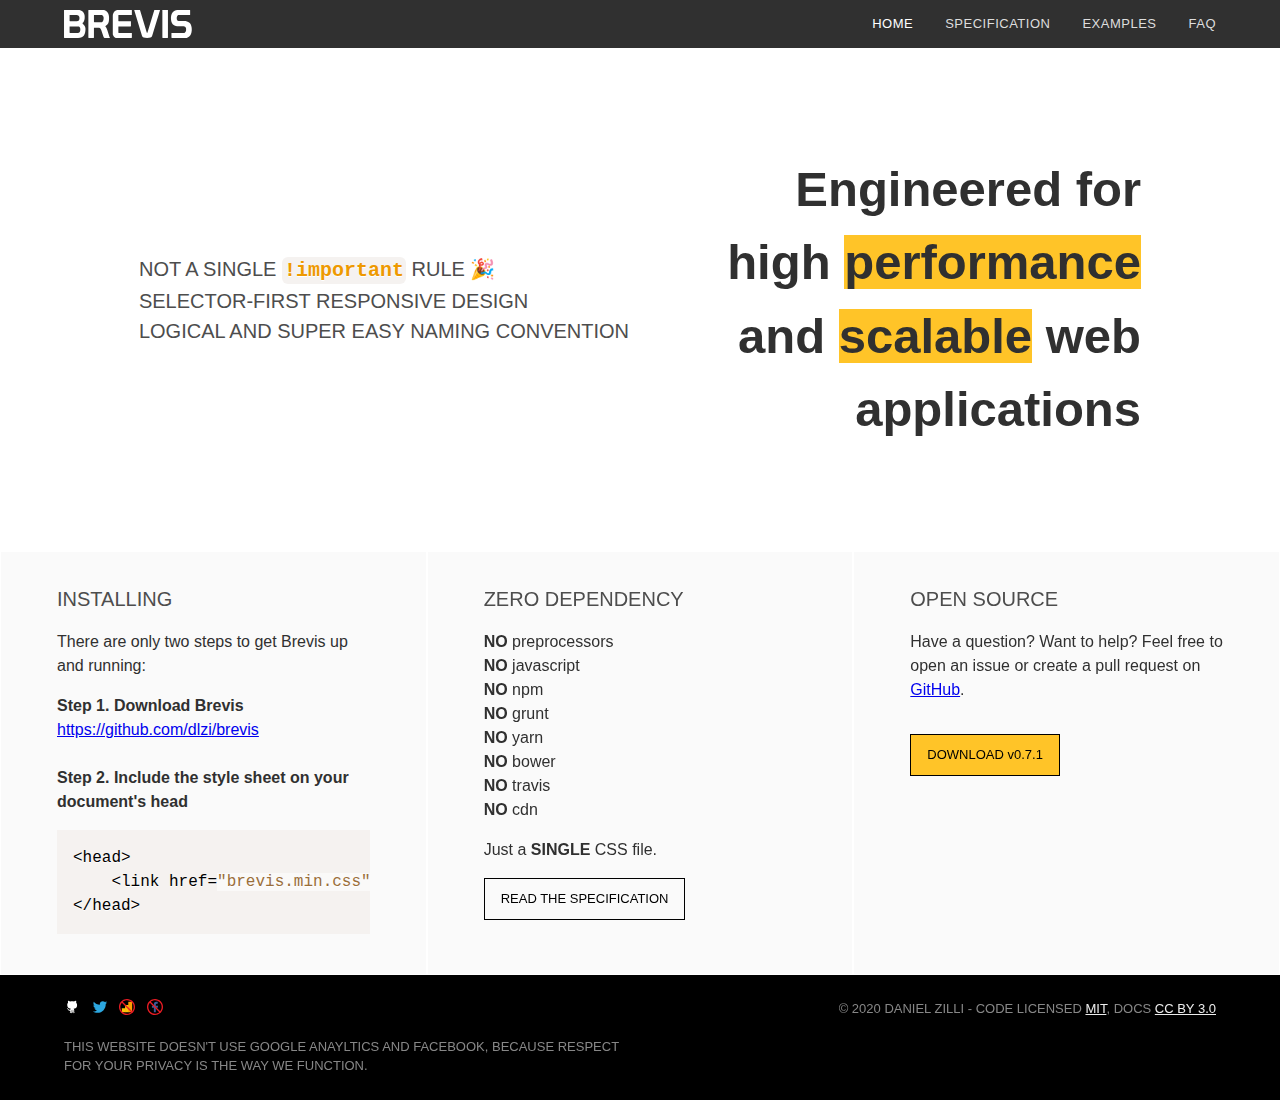
<file: docs/index.html>
<!DOCTYPE html>
<html>
	<head>
		<meta charset="utf-8">
		<title>Brevis | CSS toolkit for scale</title>
		<meta name="description" content="Brevis is a CSS toolkit engineered for high performance and scalable web applications.">
		<meta name="viewport" content="width=device-width, initial-scale=1">
		<meta name="author" content="Daniel Zilli">

		<link rel="apple-touch-icon" type="image/png" sizes="180x180" href="apple-touch-icon.png">
		<link rel="icon" type="image/png" sizes="192x192" href="favicon.png">
		<link rel="icon" type="image/x-icon" href="favicon.ico">

		<link rel="stylesheet" href="css/brevis.min.css">
		<link rel="stylesheet" href="css/custom.css">
	</head>

	<body class="ftfam--sssrf c--gy8 m--0 lnh--3 ofx--hid">

		<!-- NAVIGATION -->
		<header class="bgc--gy8 py--1 mb--8">
			<div class="maw--90p mx--a px--2">
				<nav class="d--fx jct--spbtw anis--ctr fxdn--col-m mih--4">
					<a href="index.html" class="my--1-m"><img class="w--6 vlan--mid" src="img/brevis-white.svg" alt="Brevis logo"></a>
					<ul class="d--iefx lsst--n fts--2 lnh--2 lrsp--2 ftwt--1 txttm--uc c--gy3 m--0 pl--0-m d--blk-m txtan--ctr-m">
						<li class="mr--4 mr--0-m"><a class="c--wh1 txtdec--n" href="index.html">Home</a></li>
						<li class="mr--4 mr--0-m"><a class="c--i chvr--wh1 txtdec--n" href="specification.html">Specification</a></li>
						<li class="mr--4 mr--0-m"><a class="c--i chvr--wh1 txtdec--n" href="examples.html">Examples</a></li>
						<li class="txtan--ctr-m"><a class="c--i chvr--wh1 txtdec--n" href="faq.html">FAQ</a></li>
					</ul>
				</nav>
			</div>
		</header>

		<!-- HERO -->
		<section class="maw--90p mx--a px--2 mih--7 mb--8">
			<div class="d--fx anis--ctr jct--ctr fxdn--col-m">
				<ul class="fts--4 lnh--4 fts--3-m lnh--3-m txtan--ctr-m txttm--uc ftst--ic ftst--nl c--gy7 p--0 lsst--n ftwt--5">
					<li>NOT a single <code class="language-css txttm--lc">!important</code> rule 🎉</li>
					<li>Selector-first responsive design</li>
					<li>Logical and super easy naming convention</li>
				</ul>

				<h2 class="txtan--r txtan--ctr-m lnh--8 fts--8 fts--6-m lnh--6-m maw--8">Engineered for <br> high <span class="bgc--yl1">performance</span> and <span class="bgc--yl1">scalable</span> web applications</h2>
			</div>
		</section>

		<!-- PANELS -->
		<section class="d--fx fxwp--wp">
			<div class="px--7 py--4 bgc--gy1 w--33p w--50p-m w--100p-s bxs--brbx brw--1 brst--sol brc--wh1">
				<span class="fts--4 lnh--4 txttm--uc c--gy7">Installing</span>
				<p>There are only two steps to get Brevis up and running:</p>
				<b>Step 1. Download Brevis</b> <br>
				<a href="https://github.com/dlzi/brevis">https://github.com/dlzi/brevis</a> <br> <br>
				<b>Step 2. Include the style sheet on your document's head</b></p>
				<pre class="of--a">
<code class="language-css">&lt;head&gt;
	&lt;link href="brevis.min.css" rel="stylesheet"&gt;
&lt;/head&gt;</code></pre>
			</div>

			<div class="px--7 py--4 bgc--gy1 w--33p w--50p-m w--100p-s px--2 bxs--brbx brw--1 brst--sol brc--wh1">
				<span class="fts--4 lnh--4 txttm--uc c--gy7">Zero Dependency</span>
				<p>
					<b>NO</b> preprocessors <br> 
					<b>NO</b> javascript <br> 
					<b>NO</b> npm <br>
					<b>NO</b> grunt <br>
					<b>NO</b> yarn <br>
					<b>NO</b> bower <br>
					<b>NO</b> travis <br>
					<b>NO</b> cdn</p>
				
				<p>Just a <b>SINGLE</b> CSS file.</p>

				<a href="specification.html" class="brw--1 brst--sol bgc--tp c--bk1 chvr--wh1 bgchvr--bk1 d--ieblk py--1 px--2 txttm--uc fts--2 txtdec--n">Read the Specification</a>
			</div>

			<div class="px--7 py--4 bgc--gy1 w--33p w--100p-m w--100p-s px--2 bxs--brbx brw--1 brst--sol brc--wh1">
				<span class="fts--4 lnh--4 txttm--uc c--gy7">Open Source</span>
				<p class="mb--4">
					Have a question? Want to help? Feel free to open an issue or create a pull request on <a href="https://github.com/dlzi/brevis">GitHub</a>.
				</p>

				<a href="https://github.com/dlzi/brevis/archive/0.7.1.zip" class="brw--1 brst--sol bgc--yl1 c--bk1 chvr--wh1 bgchvr--bk1 d--ieblk py--1 px--2 fts--2 txtdec--n">DOWNLOAD v0.7.1</a>
			</div>
		</section>
	
		<footer class="bgc--bk1 py--3 c--gy5 txttm--uc fts--2 lnh--2">
			<div class="maw--90p mx--a px--2">
				<div class="d--fx fxwp--wp">
					<div class="w--50p w--80p-m mx--a-m">
						<ul class="mb--2 mt--0 p--0 txtan--ctr-m">
							<li class="d--ieblk mr--1"><a class="c--i chvr--wh1 txtdec--n" target="_blank" rel="noopener" href="https://github.com/dlzi/brevis"><img class="h--3" src="img/github.svg"></a></li>
							<li class="d--ieblk mr--1"><a class="c--i chvr--wh1 txtdec--n" target="_blank" rel="noopener" href="https://twitter.com/getbrevis"><img class="h--3" src="img/twitter.svg"></a></li>
							<li class="d--ieblk mr--1"><img class="h--3" src="img/analytics.svg"></li>
							<li class="d--ieblk"><img class="h--3" src="img/facebook.svg"></li>
						</ul>
						<p class="m--0 mb--2-m txtan--ctr-m">This website doesn't use Google Anayltics and Facebook, because respect for your privacy is the way we function.</p>
					</div>

					<div class="w--50p w--80p-m mx--a-m txtan--r txtan--ctr-m">
						<p class="mt--0">&copy; 2020 Daniel Zilli - Code Licensed <a class="c--gy2" href="https://github.com/dlzi/brevis/blob/master/LICENSE" target="_blank" rel="license noopener">MIT</a>, Docs <a class="c--gy2" href="https://creativecommons.org/licenses/by/3.0/" target="_blank" rel="license noopener">CC BY 3.0</p></a>
					</div>
				</div>
			</div>
		</footer>
		<script src="js/prism.js"></script>
	</body>
</html>
</file>
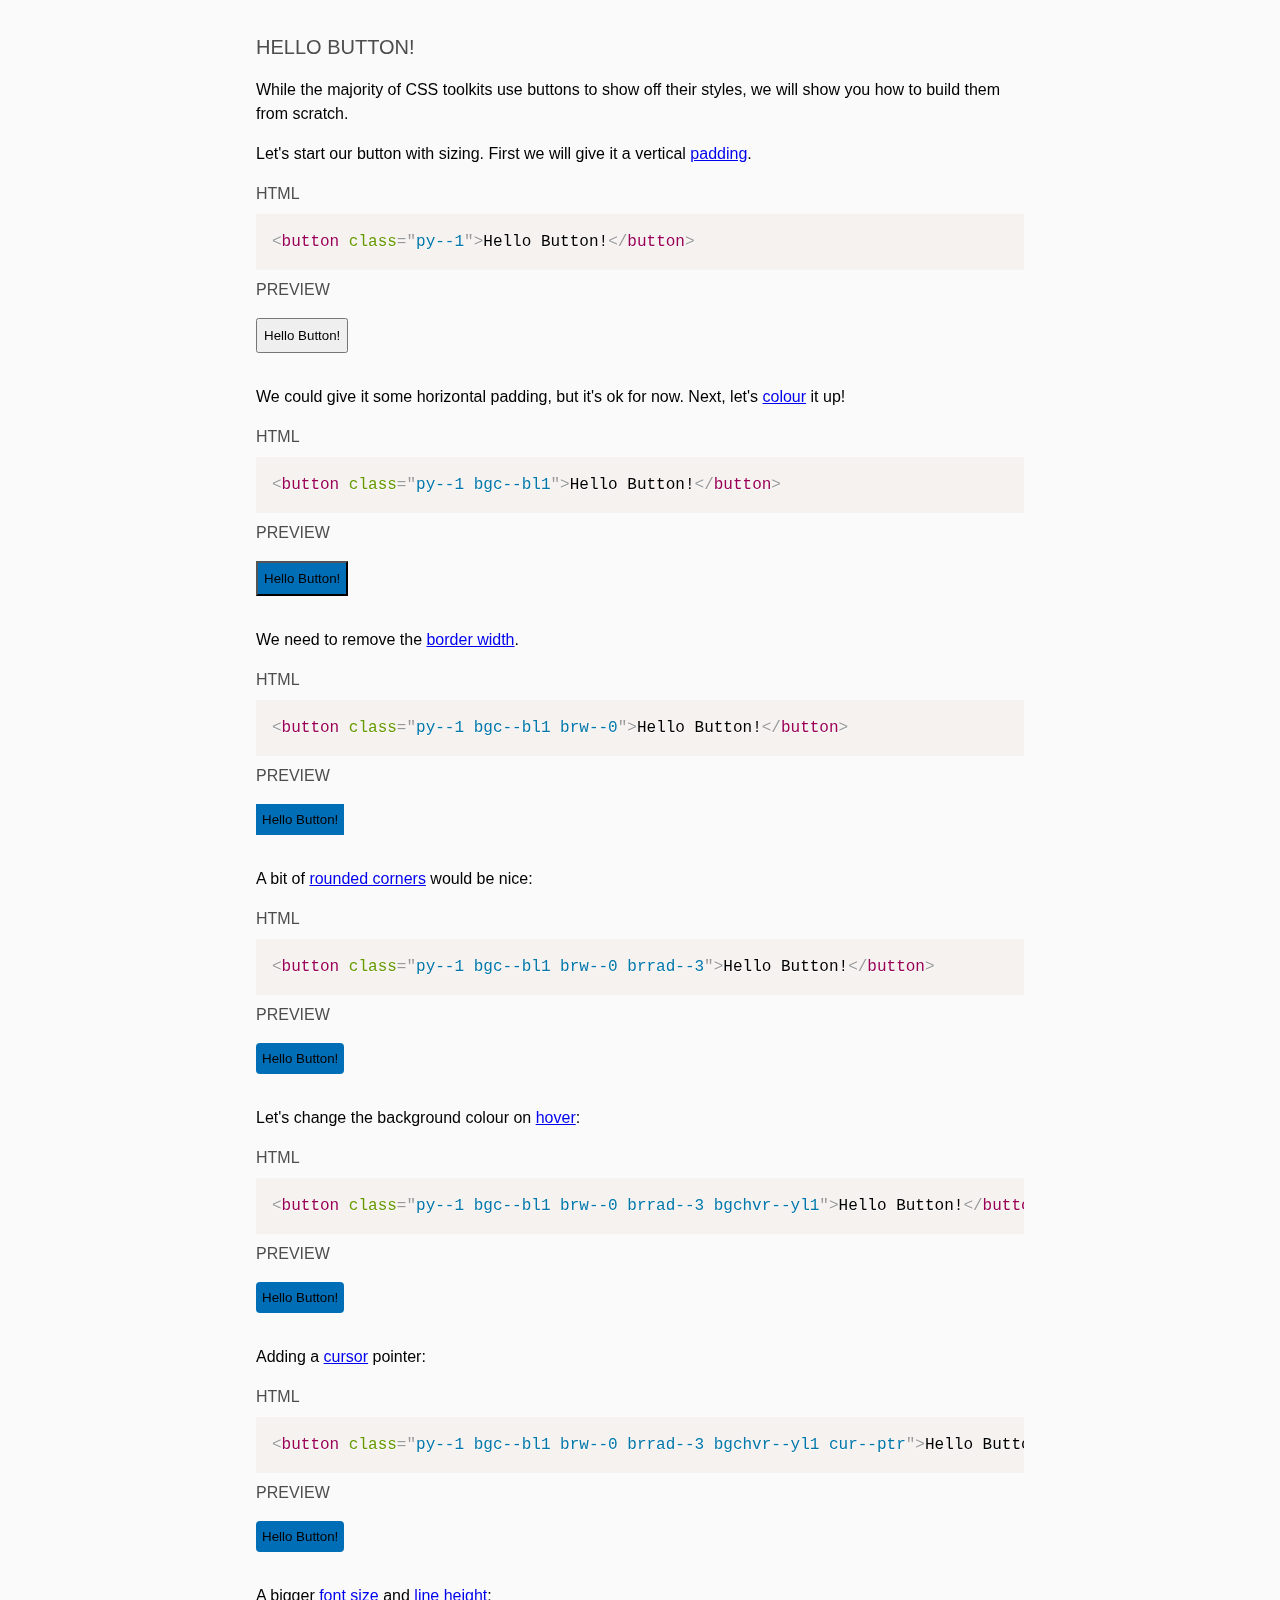
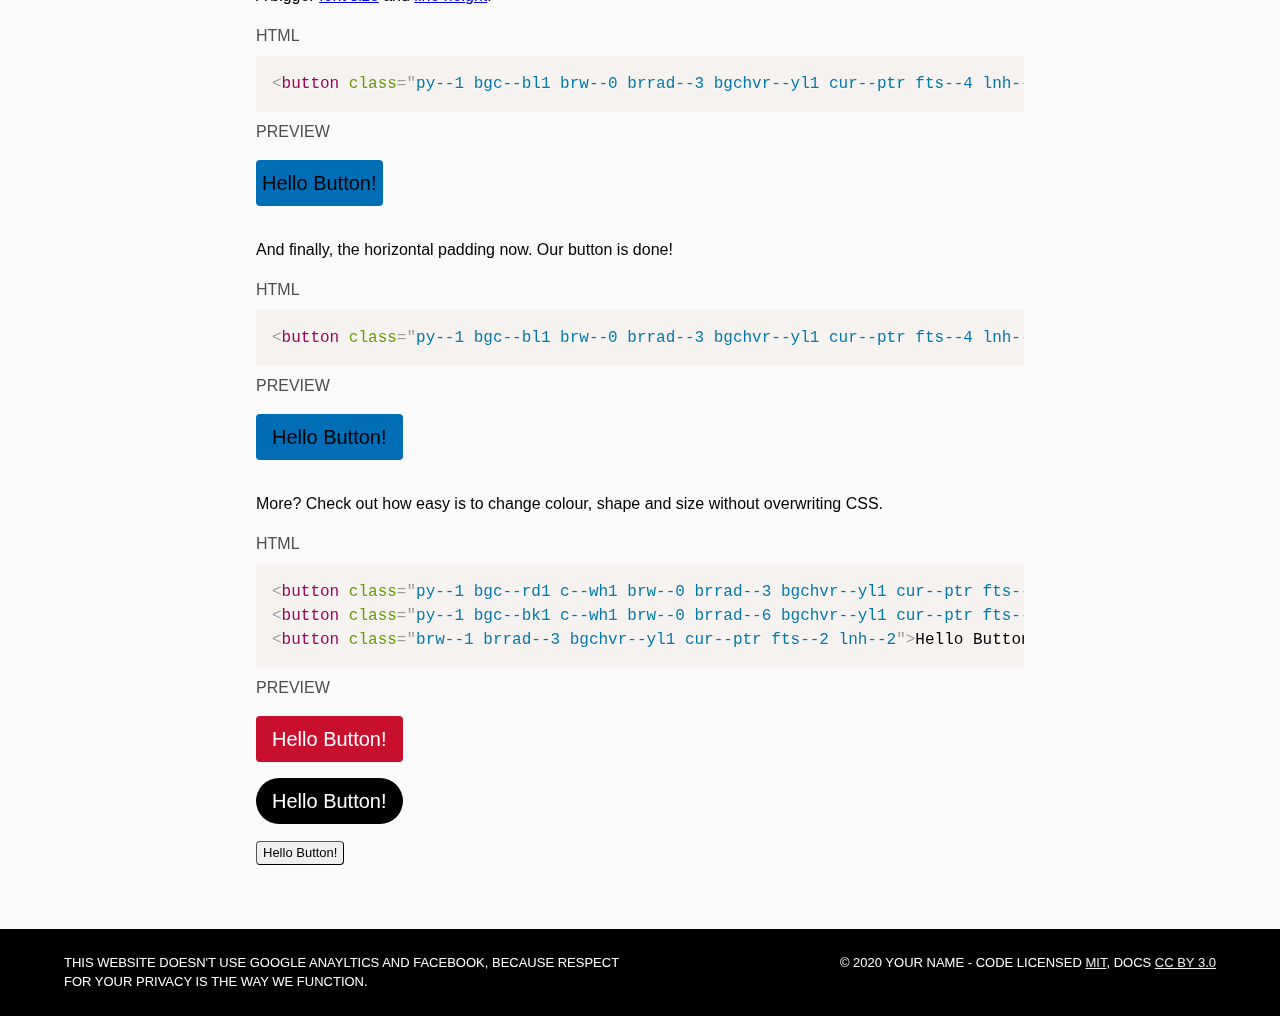
<file: docs/examples/hello_button/index.html>
<!DOCTYPE html>
<html>
	<head>
		<meta charset="utf-8">
		<title>Hello Button! | Brevis Examples</title>
		<meta name="description" content="Learn how to build buttons using Brevis CSS.">
		<meta name="viewport" content="width=device-width, initial-scale=1">
		<link rel="stylesheet" href="../../css/brevis.min.css">
		<link rel="stylesheet" href="../../css/custom.css">
	</head>

	
	<body class="m--0 ftfam--sssrf lnh--3">
		<main class="bgc--gy1 py--4">
			<div class="w--60p px--2 mx--a">
				<h1 class="fts--4 lnh--4 txttm--uc c--gy7 ftwt--4 mt--0 mb--2">Hello Button!</h1>

				<p>While the majority of CSS toolkits use buttons to show off their styles, we will show you how to build them from scratch.</p>

				<p>Let's start our button with sizing. First we will give it a vertical <a href=https://dlzi.github.io/brevis/documentation.html#padding">padding</a>.</p>
				<span class="txttm--uc c--gy7">HTML</span>
				<pre><code class="language-markup">&lt;button class=&quot;py--1&quot;&gt;Hello Button!&lt;/button&gt;</code></pre>

				<span class="txttm--uc c--gy7">Preview</span>
				<p class="mb--4"><button class="py--1">Hello Button!</button></p>

				<p>We could give it some horizontal padding, but it's ok for now. Next, let's <a href=https://dlzi.github.io/brevis/documentation.html#color">colour</a> it up!</p>

				<span class="txttm--uc c--gy7">HTML</span>
				<pre><code class="language-markup">&lt;button class=&quot;py--1 bgc--bl1&quot;&gt;Hello Button!&lt;/button&gt;</code></pre>

				<span class="txttm--uc c--gy7">Preview</span>
				<p class="mb--4"><button class="py--1 bgc--bl1">Hello Button!</button></p>

				<p>We need to remove the <a href=https://dlzi.github.io/brevis/documentation.html#border-width">border width</a>.</p>

				<span class="txttm--uc c--gy7">HTML</span>
				<pre><code class="language-markup">&lt;button class=&quot;py--1 bgc--bl1 brw--0&quot;&gt;Hello Button!&lt;/button&gt;</code></pre>

				<span class="txttm--uc c--gy7">Preview</span>
				<p class="mb--4"><button class="py--1 bgc--bl1 brw--0">Hello Button!</button></p>

				<p>A bit of <a href=https://dlzi.github.io/brevis/documentation.html#border-radius">rounded corners</a> would be nice:</p>

				<span class="txttm--uc c--gy7">HTML</span>
				<pre><code class="language-markup">&lt;button class=&quot;py--1 bgc--bl1 brw--0 brrad--3&quot;&gt;Hello Button!&lt;/button&gt;</code></pre>

				<span class="txttm--uc c--gy7">Preview</span>
				<p class="mb--4"><button class="py--1 bgc--bl1 brw--0 brrad--3">Hello Button!</button></p>

				<p>Let's change the background colour on <a href=https://dlzi.github.io/brevis/documentation.html#background-color">hover</a>:</p>

				<span class="txttm--uc c--gy7">HTML</span>
				<pre><code class="language-markup">&lt;button class=&quot;py--1 bgc--bl1 brw--0 brrad--3 bgchvr--yl1&quot;&gt;Hello Button!&lt;/button&gt;</code></pre>

				<span class="txttm--uc c--gy7">Preview</span>
				<p class="mb--4"><button class="py--1 bgc--bl1 brw--0 brrad--3 bgchvr--yl1">Hello Button!</button></p>

				<p>Adding a <a href=https://dlzi.github.io/brevis/documentation.html#cursor">cursor</a> pointer:</p>

				<span class="txttm--uc c--gy7">HTML</span>
				<pre><code class="language-markup">&lt;button class=&quot;py--1 bgc--bl1 brw--0 brrad--3 bgchvr--yl1 cur--ptr&quot;&gt;Hello Button!&lt;/button&gt;</code></pre>

				<span class="txttm--uc c--gy7">Preview</span>
				<p class="mb--4"><button class="py--1 bgc--bl1 brw--0 brrad--3 bgchvr--yl1 cur--ptr">Hello Button!</button></p>


				<p>A bigger <a href=https://dlzi.github.io/brevis/documentation.html#font-size">font size</a> and <a href=https://dlzi.github.io/brevis/documentation.html#line-height">line height</a>:</p>

				<span class="txttm--uc c--gy7">HTML</span>
				<pre><code class="language-markup">&lt;button class=&quot;py--1 bgc--bl1 brw--0 brrad--3 bgchvr--yl1 cur--ptr fts--4 lnh--4&quot;&gt;Hello Button!&lt;/button&gt;</code></pre>

				<span class="txttm--uc c--gy7">Preview</span>
				<p class="mb--4"><button class="py--1 bgc--bl1 brw--0 brrad--3 bgchvr--yl1 cur--ptr fts--4 lnh--4">Hello Button!</button></p>

				<p>And finally, the horizontal padding now. Our button is done!</p>

				<span class="txttm--uc c--gy7">HTML</span>
				<pre><code class="language-markup">&lt;button class=&quot;py--1 bgc--bl1 brw--0 brrad--3 bgchvr--yl1 cur--ptr fts--4 lnh--4 px--2&quot;&gt;Hello Button!&lt;/button&gt;</code></pre>

				<span class="txttm--uc c--gy7">Preview</span>
				<p class="mb--4"><button class="py--1 bgc--bl1 brw--0 brrad--3 bgchvr--yl1 cur--ptr fts--4 lnh--4 px--2">Hello Button!</button></p>


				<p>More? Check out how easy is to change colour, shape and size without overwriting CSS.</p>
				<span class="txttm--uc c--gy7">HTML</span>
				<pre><code class="language-markup">&lt;button class=&quot;py--1 bgc--rd1 c--wh1 brw--0 brrad--3 bgchvr--yl1 cur--ptr fts--4 lnh--4 px--2&quot;&gt;Hello Button!&lt;/button&gt;
&lt;button class=&quot;py--1 bgc--bk1 c--wh1 brw--0 brrad--6 bgchvr--yl1 cur--ptr fts--4 lnh--4 px--2&quot;&gt;Hello Button!&lt;/button&gt;
&lt;button class=&quot;brw--1 brrad--3 bgchvr--yl1 cur--ptr fts--2 lnh--2&quot;&gt;Hello Button!&lt;/button&gt;</code></pre>

				<span class="txttm--uc c--gy7">Preview</span>
				<p><button class="py--1 bgc--rd1 c--wh1 brw--0 brrad--3 bgchvr--yl1 cur--ptr fts--4 lnh--4 px--2">Hello Button!</button> </p>

				<p><button class="py--1 bgc--bk1 c--wh1 brw--0 brrad--6 bgchvr--yl1 cur--ptr fts--4 lnh--4 px--2">Hello Button!</button></p>

				<p class="mb--4"><button class="brw--1 brrad--3 bgchvr--yl1 cur--ptr fts--2 lnh--2">Hello Button!</button></p>
			</div>
		</main>

		<footer class="bgc--bk1 py--3 lnh--2 c--wh1 txttm--uc fts--2">
			<div class="maw--90p mx--a px--2">
				<div class="d--fx fxwp--wp">
					<div class="w--50p w--80p-m mx--a-m">
						<p class="m--0 mb--2-m txtan--ctr-m">This website doesn't use Google Anayltics and Facebook, because respect for your privacy is the way we function.</p>
					</div>

					<div class="w--50p w--80p-m mx--a-m">
						<p class="mt--0 txtan--r txtan--ctr-m">&copy; 2020 Your Name - Code Licensed <a class="c--gy2" href="#" target="_blank" rel="license noopener">MIT</a>, Docs <a class="c--gy2" href="#" target="_blank" rel="license noopener">CC BY 3.0</p></a>
					</div>
				</div>
			</div>
		</footer>
		<script src="../../js/prism.js"></script>
	</body>
</html>
</file>
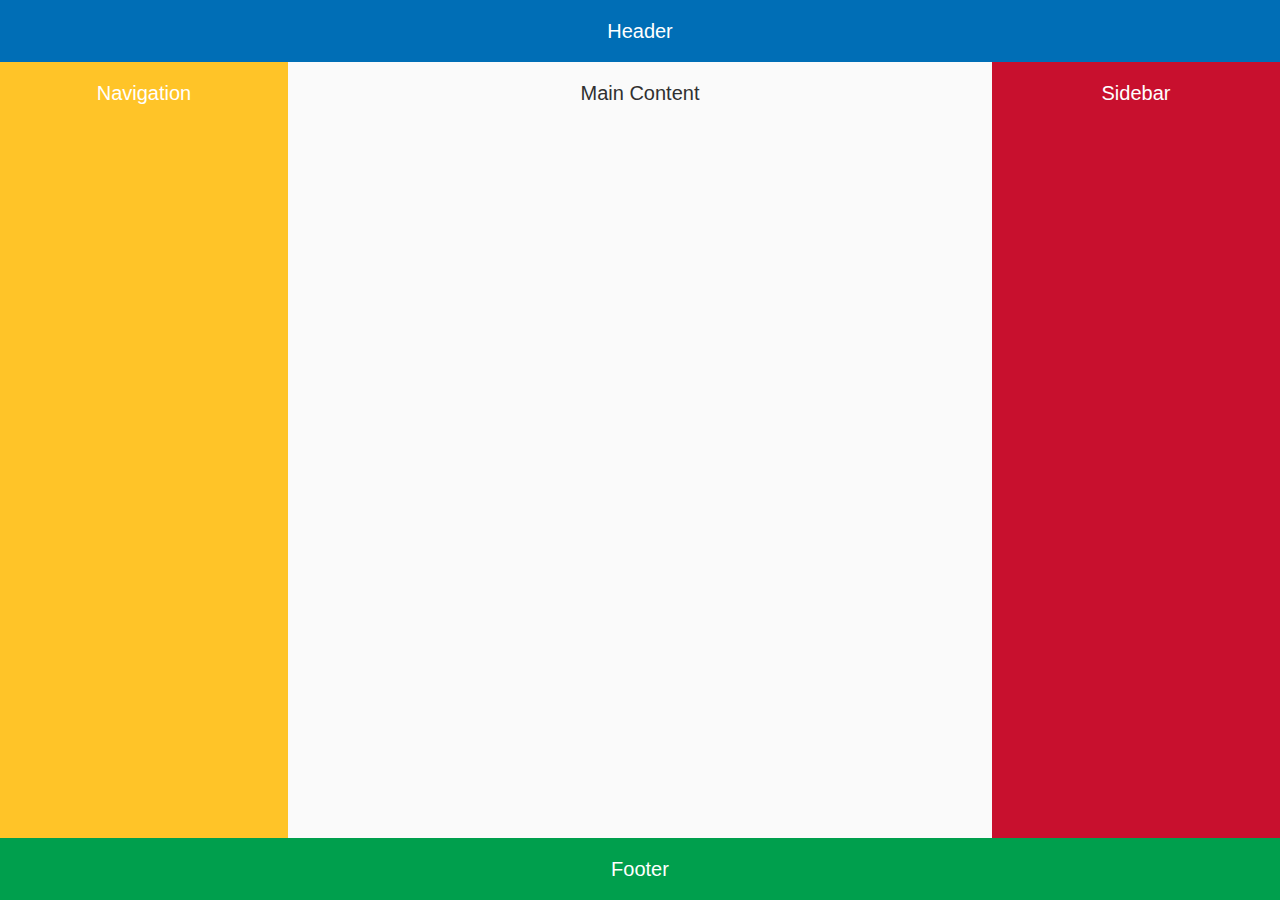
<file: docs/examples/holy_grail/index.html>
<!DOCTYPE html>
<html lang="en">
	<head>
		<meta charset="utf-8">
		<title>Holy Grail template | Brevis Example</title>
		<meta name="description" content="A good description goes here.">
		<meta name="viewport" content="width=device-width, initial-scale=1">
		
		<link rel="stylesheet" href="../../css/brevis.min.css">
	</head>
	
	<body class="mih--100vh d--fx fx--a fxdn--col m--0 p--0 ftfam--sssrf txtan--ctr c--wh1 lnh--4 fts--4">
		<header class="p--2 bgc--bl1">Header</header>

		<div class="d--fx fx--a fxdn--rw fxdn--col-m">
			<main class="or--2 or--0-m fx--a p--2 bgc--gy1 c--gy8">Main Content</main>
			<nav class="or--1 fxbs--7 fxbs--0-m p--2 bgc--yl1">Navigation</nav>
			<aside class="or--3 fxbs--7 fxbs--0-m p--2 bgc--rd1">Sidebar</aside>
		</div>

		<footer class="p--2 bgc--gn1">Footer</footer>
	</body>
</html>
</file>
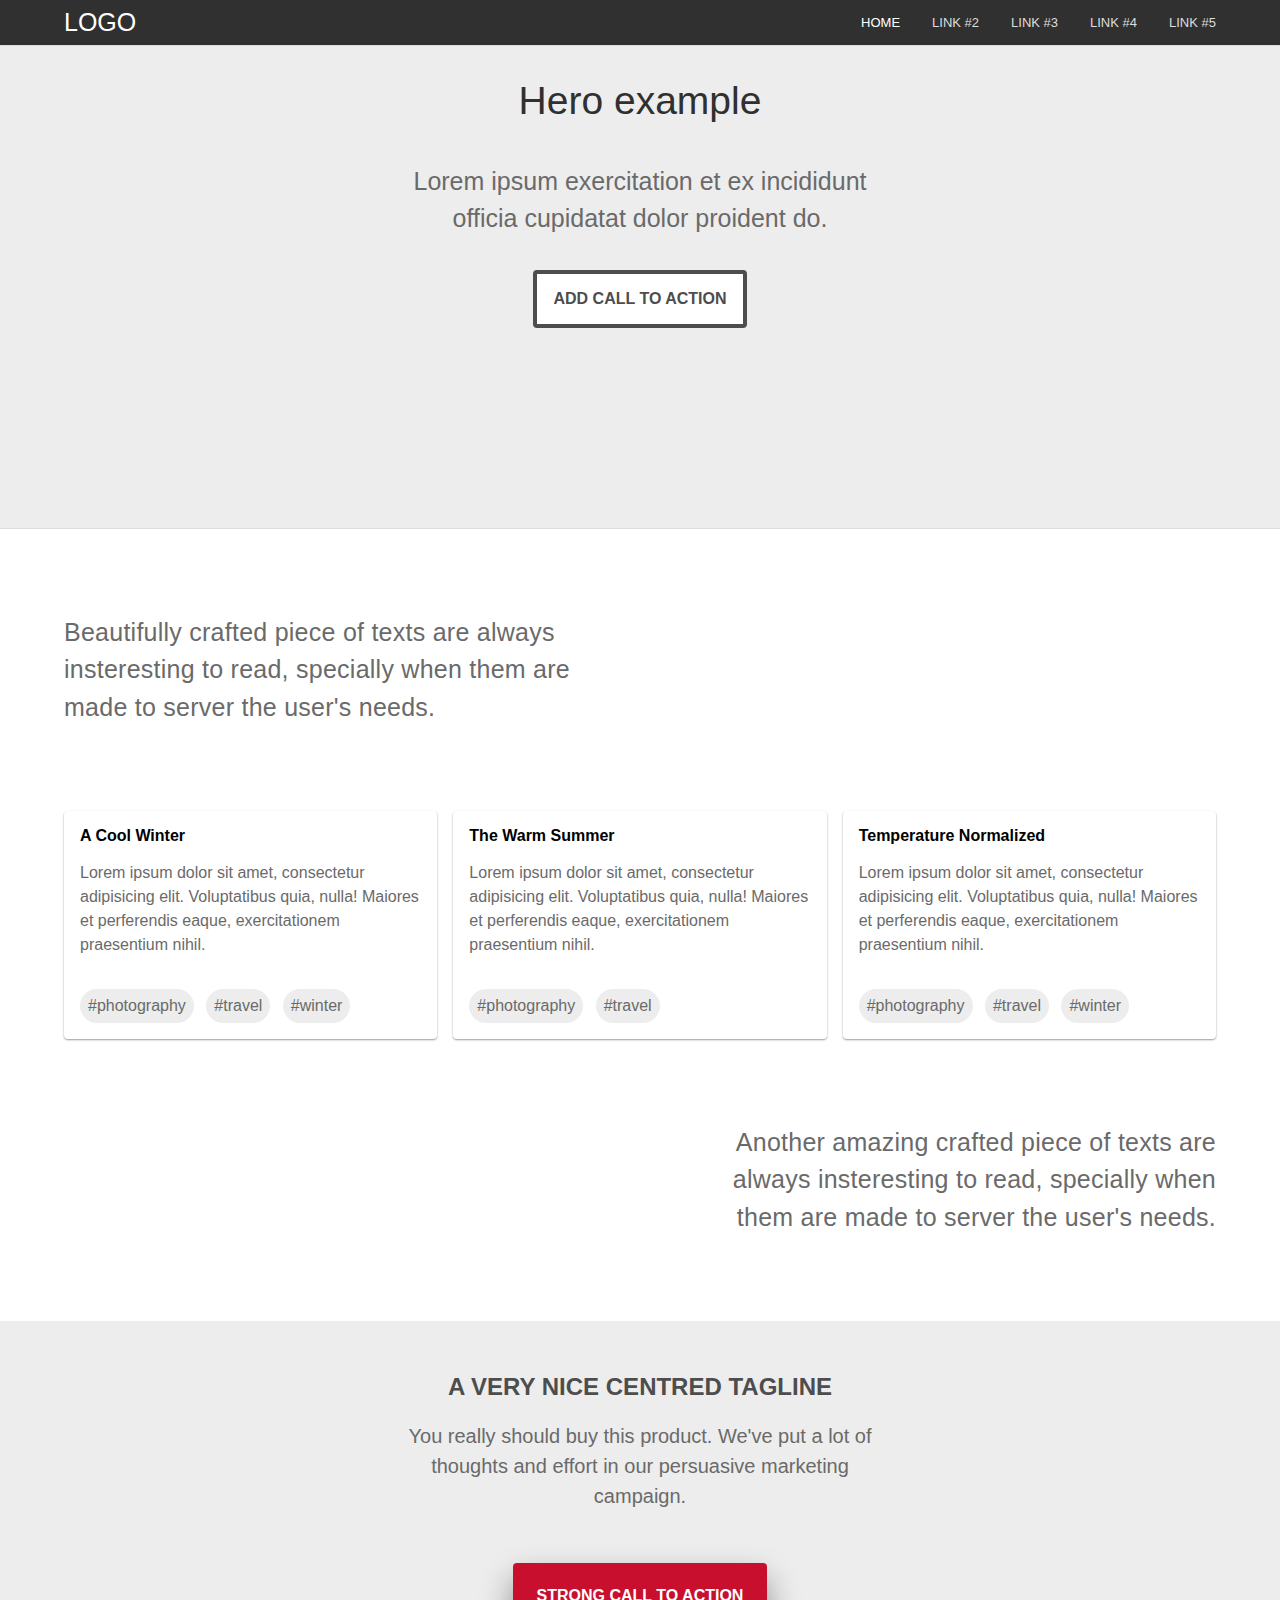
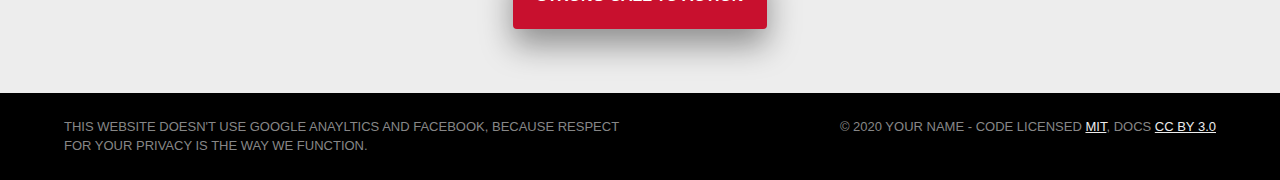
<file: docs/examples/landing/index.html>
<!DOCTYPE html>
<html>
	<head>
		<meta charset="utf-8">
		<title>Landing page | Brevis Example</title>
		<meta name="description" content="A good description goes here.">
		<meta name="viewport" content="width=device-width, initial-scale=1">
		<meta name="author" content="Your Name">
		<link rel="stylesheet" href="../../css/brevis.min.css">
	</head>
	<body class="m--0 ftfam--sssrf">
		<div class="ofx--hid">
			<!-- NAVIGATION -->
			<header class="bgc--gy8 py--1">
				<!-- WRAPPER -->
				<div class="maw--90p mx--a px--2">
					<nav class="d--fx jct--spbtw anis--ctr fxdn--col-m">
						<a href="#" class="fts--5 c--wh1 txttm--uc txtdec--n mb--1-m">logo</a>
						<ul class="d--iefx lsst--n fts--2 txttm--uc c--gy3 m--0 pl--0-m d--blk-m txtan--ctr-m">
							<li class="mr--4 mr--0-m"><a class="c--wh1 txtdec--n" href="index.html">Home</a></li>
							<li class="mr--4 mr--0-m"><a class="c--i chvr--wh1 txtdec--n" href="#">Link #2</a></li>
							<li class="mr--4 mr--0-m"><a class="c--i chvr--wh1 txtdec--n" href="#">Link #3</a></li>
							<li class="mr--4 mr--0-m"><a class="c--i chvr--wh1 txtdec--n" href="#">Link #4</a></li>
							<li class="txtan--ctr-m"><a class="c--i chvr--wh1 txtdec--n" href="#">Link #5</a></li>
						</ul>
					</nav>
				</div>
			</header>

			<!-- HERO -->
			<section class="bgc--gy2 bryw--1 bryst--sol brc--gy3 txtan--ctr h--50vh pb--4">
				<div class="d--fx anis--ctr jct--ctr fxdn--col">
					<h1 class="fts--7 lnh--7 fts--5 lnh--5-m txtan--ctr c--gy8 ftwt--3 mb--4">Hero example</h1>
					<p class="maw--8 mx--a fts--5 lnh--5 fts--4-m lnh--4-m ftwt--2 c--gy6  mt--0 mb--4">Lorem ipsum exercitation et ex incididunt officia cupidatat dolor proident do.</p>
					<a class="c--gy7 txttm--uc bgc--wh1 p--2 brw--3 brst--sol brc--gy7 brrad--3 d--ieblk chvr--wh1 bgchvr--yl1 brchvr--yl1 txtdec--n ftwt--6" href="#" target="_blank" rel="nofollow noopener">Add Call to Action</a>
				</div>
			</section>

			<!-- WRAPPER -->
			<div class="maw--90p mx--a px--2">
				
				<!-- COPY #1 -->
				<h2 class="maw--8 fts--5 c--gy6 ftwt--2 lrsp--1 py--8 lnh--5">Beautifully crafted piece of texts are always insteresting to read, specially when them are made to server the user's needs.</h2>
				
				<div class="d--fx fxdn--col-m">
					<!-- CARD #1 -->
					<div class="maw--33p maw--100p-m bxs--brbx brrad--3 of--hid bxsw--1 mr--2 mr--0-m mb--2-m">
						<div class="px--2">
							<div class="ftwt--6 mt--2">A Cool Winter</div>
							<p class="c--gy6 lnh--3">
								Lorem ipsum dolor sit amet, consectetur adipisicing elit. Voluptatibus quia, nulla! Maiores et perferendis eaque, exercitationem praesentium nihil.
							</p>
						</div>
						<div class="px--2 py--2">
							<span class="d--ieblk bgc--gy2 brrad--6 px--1 py--1 ftwt--5 c--gy6 mr--1">#photography</span>
							<span class="d--ieblk bgc--gy2 brrad--6 px--1 py--1 ftwt--5 c--gy6 mr--1">#travel</span>
							<span class="d--ieblk bgc--gy2 brrad--6 px--1 py--1 ftwt--5 c--gy6">#winter</span>
						</div>
					</div>
					<!-- CARD #2 -->
					<div class="maw--33p maw--100p-m bxs--brbx brrad--3 of--hid bxsw--1 mr--2 mr--0-m mb--2-m">
						<div class="px--2">
							<div class="ftwt--6 mt--2">The Warm Summer</div>
							<p class="c--gy6 lnh--3">
								Lorem ipsum dolor sit amet, consectetur adipisicing elit. Voluptatibus quia, nulla! Maiores et perferendis eaque, exercitationem praesentium nihil.
							</p>
						</div>
						<div class="px--2 py--2">
							<span class="d--ieblk bgc--gy2 brrad--6 px--1 py--1 ftwt--5 c--gy6 mr--1">#photography</span>
							<span class="d--ieblk bgc--gy2 brrad--6 px--1 py--1 ftwt--5 c--gy6 mr--1">#travel</span>
						</div>
					</div>
					<!-- CARD #3 -->
					<div class="maw--33p maw--100p-m bxs--brbx brrad--3 of--hid bxsw--1">
						<div class="px--2">
							<div class="ftwt--6 mt--2">Temperature Normalized</div>
							<p class="c--gy6 lnh--3">
								Lorem ipsum dolor sit amet, consectetur adipisicing elit. Voluptatibus quia, nulla! Maiores et perferendis eaque, exercitationem praesentium nihil.
							</p>
						</div>
						<div class="px--2 py--2">
							<span class="d--ieblk bgc--gy2 brrad--6 px--1 py--1 ftwt--5 c--gy6 mr--1">#photography</span>
							<span class="d--ieblk bgc--gy2 brrad--6 px--1 py--1 ftwt--5 c--gy6 mr--1">#travel</span>
							<span class="d--ieblk bgc--gy2 brrad--6 px--1 py--1 ftwt--5 c--gy6">#winter</span>
						</div>
					</div>
				</div>
				
				<!-- COPY #2 -->
				<div class="bxs--brbx txtan--r of--a">
					<h2 class="w--100p maw--8 fts--5 lnh--5 c--gy6 ftwt--2 lrsp--1 py--8 f--r">Another amazing crafted piece of texts are always insteresting to read, specially when them are made to server the user's needs.</h2>
				</div>
				
			</div>
			
			<!-- FEATURED -->
			<section class="bgc--gy2">
				<div class="maw--8 mx--a px--2">
					<div class="txtan--ctr py--4">
						<h2 class="txttm--uc c--gy7">A very nice centred tagline</h2>
						<p class="fts--4 lnh--4 c--gy6 ftwt--2">You really should buy this product. We've put a lot of thoughts and effort in our persuasive marketing campaign.</p>
						<div class="py--4">
							<a class="c--wh1 txttm--uc bgc--rd1 p--3 brrad--3 d--ieblk txtdec--n ftwt--6 bxsw--4" href="#" target="_blank" rel="nofollow noopener">Strong Call to Action</a>
						</div>
					</div>
				</div>
			</section>

			<footer class="bgc--bk1 py--3 lnh--2 c--gy5 txttm--uc fts--2">
				<div class="maw--90p mx--a px--2">
					<div class="d--fx fxwp--wp">
						<div class="w--50p w--80p-m mx--a-m">
							<p class="m--0 mb--2-m txtan--ctr-m">This website doesn't use Google Anayltics and Facebook, because respect for your privacy is the way we function.</p>
						</div>
						<div class="w--50p w--80p-m mx--a-m">
							<p class="mt--0 txtan--r txtan--ctr-m">&copy; 2020 Your Name - Code Licensed <a class="c--gy2" href="#" target="_blank" rel="license noopener">MIT</a>, Docs <a class="c--gy2" href="#" target="_blank" rel="license noopener">CC BY 3.0</p></a>
						</div>
					</div>
				</div>
			</footer>
	</body>
</html>
</file>
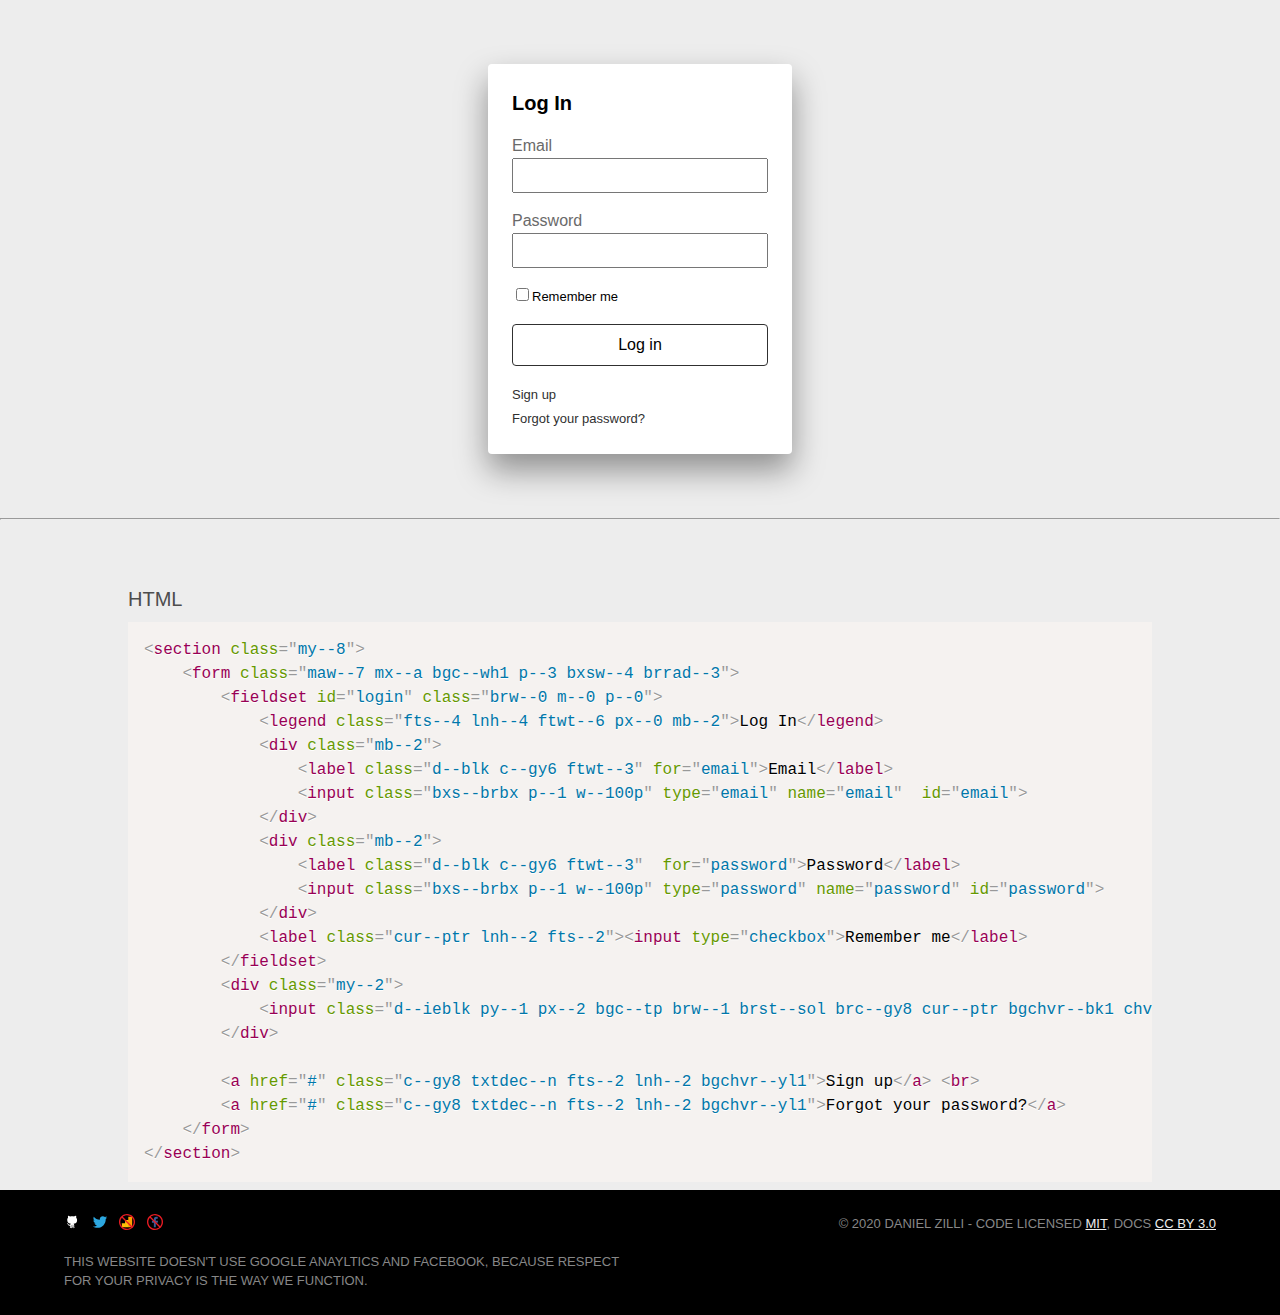
<file: docs/examples/login/index.html>
<!DOCTYPE html>
<html>
	<head>
		<meta charset="utf-8">
		<title>Login | Brevis Example</title>
		<meta name="description" content="A good description goes here.">
		<meta name="viewport" content="width=device-width, initial-scale=1">
		<meta name="author" content="Your Name">
		<link rel="stylesheet" href="../../css/brevis.min.css">
		<link rel="stylesheet" href="../../css/custom.css">
	</head>

	
	<body class="m--0 ftfam--sssrf lnh--3 bgc--gy2">
		<div class="ofx--hid">		

			<section class="my--8">
				<form class="maw--7 mx--a bgc--wh1 p--3 bxsw--4 brrad--3">
					<fieldset id="login" class="brw--0 m--0 p--0">
						<legend class="fts--4 lnh--4 ftwt--6 px--0 mb--2">Log In</legend>
						<div class="mb--2">
							<label class="d--blk c--gy6 ftwt--3" for="email">Email</label>
							<input class="bxs--brbx p--1 w--100p" type="email" name="email"  id="email">
						</div>
						<div class="mb--2">
							<label class="d--blk c--gy6 ftwt--3"  for="password">Password</label>
							<input class="bxs--brbx p--1 w--100p" type="password" name="password" id="password">
						</div>
						<label class="cur--ptr lnh--2 fts--2"><input type="checkbox">Remember me</label>
					</fieldset>
					<div class="my--2">
						<input class="d--ieblk py--1 px--2 bgc--tp brw--1 brst--sol brc--gy8 cur--ptr bgchvr--bk1 chvr--wh1 brrad--3 fts--3 lnh--3 w--100p" type="submit" value="Log in">
					</div>
					
					<a href="#" class="c--gy8 txtdec--n fts--2 lnh--2 bgchvr--yl1">Sign up</a> <br>
					<a href="#" class="c--gy8 txtdec--n fts--2 lnh--2 bgchvr--yl1">Forgot your password?</a>
				</form>
			</section>

			<hr>

			<div class="maw--80p mx--a mt--8">
				<span class="fts--4 lnh--4 txttm--uc c--gy7">HTML</span>
			
				<pre><code class="language-markup">&lt;section class=&quot;my--8&quot;&gt;
    &lt;form class=&quot;maw--7 mx--a bgc--wh1 p--3 bxsw--4 brrad--3&quot;&gt;
        &lt;fieldset id=&quot;login&quot; class=&quot;brw--0 m--0 p--0&quot;&gt;
            &lt;legend class=&quot;fts--4 lnh--4 ftwt--6 px--0 mb--2&quot;&gt;Log In&lt;/legend&gt;
            &lt;div class=&quot;mb--2&quot;&gt;
                &lt;label class=&quot;d--blk c--gy6 ftwt--3&quot; for=&quot;email&quot;&gt;Email&lt;/label&gt;
                &lt;input class=&quot;bxs--brbx p--1 w--100p&quot; type=&quot;email&quot; name=&quot;email&quot;  id=&quot;email&quot;&gt;
            &lt;/div&gt;
            &lt;div class=&quot;mb--2&quot;&gt;
                &lt;label class=&quot;d--blk c--gy6 ftwt--3&quot;  for=&quot;password&quot;&gt;Password&lt;/label&gt;
                &lt;input class=&quot;bxs--brbx p--1 w--100p&quot; type=&quot;password&quot; name=&quot;password&quot; id=&quot;password&quot;&gt;
            &lt;/div&gt;
            &lt;label class=&quot;cur--ptr lnh--2 fts--2&quot;&gt;&lt;input type=&quot;checkbox&quot;&gt;Remember me&lt;/label&gt;
        &lt;/fieldset&gt;
        &lt;div class=&quot;my--2&quot;&gt;
            &lt;input class=&quot;d--ieblk py--1 px--2 bgc--tp brw--1 brst--sol brc--gy8 cur--ptr bgchvr--bk1 chvr--wh1 brrad--3 fts--3 lnh--3 w--100p&quot; type=&quot;submit&quot; value=&quot;Log in&quot;&gt;
        &lt;/div&gt;

        &lt;a href=&quot;#&quot; class=&quot;c--gy8 txtdec--n fts--2 lnh--2 bgchvr--yl1&quot;&gt;Sign up&lt;/a&gt; &lt;br&gt;
        &lt;a href=&quot;#&quot; class=&quot;c--gy8 txtdec--n fts--2 lnh--2 bgchvr--yl1&quot;&gt;Forgot your password?&lt;/a&gt;
    &lt;/form&gt;
&lt;/section&gt;</code></pre>


			</div>
		</div>
		<footer class="bgc--bk1 py--3 c--gy5 txttm--uc fts--2 lnh--2">
			<div class="maw--90p mx--a px--2">
				<div class="d--fx fxwp--wp">
					<div class="w--50p w--80p-m mx--a-m">
						<ul class="mb--2 mt--0 p--0 txtan--ctr-m">
							<li class="d--ieblk mr--1"><a class="c--i chvr--wh1 txtdec--n" target="_blank" rel="noopener" href="https://github.com/dlzi/brevis"><img class="h--3" src="../../img/github.svg"></a></li>
							<li class="d--ieblk mr--1"><a class="c--i chvr--wh1 txtdec--n" target="_blank" rel="noopener" href="https://twitter.com/getbrevis"><img class="h--3" src="../../img/twitter.svg"></a></li>
							<li class="d--ieblk mr--1"><img class="h--3" src="../../img/analytics.svg"></li>
							<li class="d--ieblk"><img class="h--3" src="../../img/facebook.svg"></li>
						</ul>
						<p class="m--0 mb--2-m txtan--ctr-m">This website doesn't use Google Anayltics and Facebook, because respect for your privacy is the way we function.</p>
					</div>

					<div class="w--50p w--80p-m mx--a-m txtan--r txtan--ctr-m">
						<p class="mt--0">&copy; 2020 Daniel Zilli - Code Licensed <a class="c--gy2" href="https://github.com/dlzi/brevis/blob/master/LICENSE" target="_blank" rel="license noopener">MIT</a>, Docs <a class="c--gy2" href="https://creativecommons.org/licenses/by/3.0/" target="_blank" rel="license noopener">CC BY 3.0</p></a>
					</div>
				</div>
			</div>
		</footer>
		<script src="../../js/prism.js"></script>
	</body>
</html>
</file>
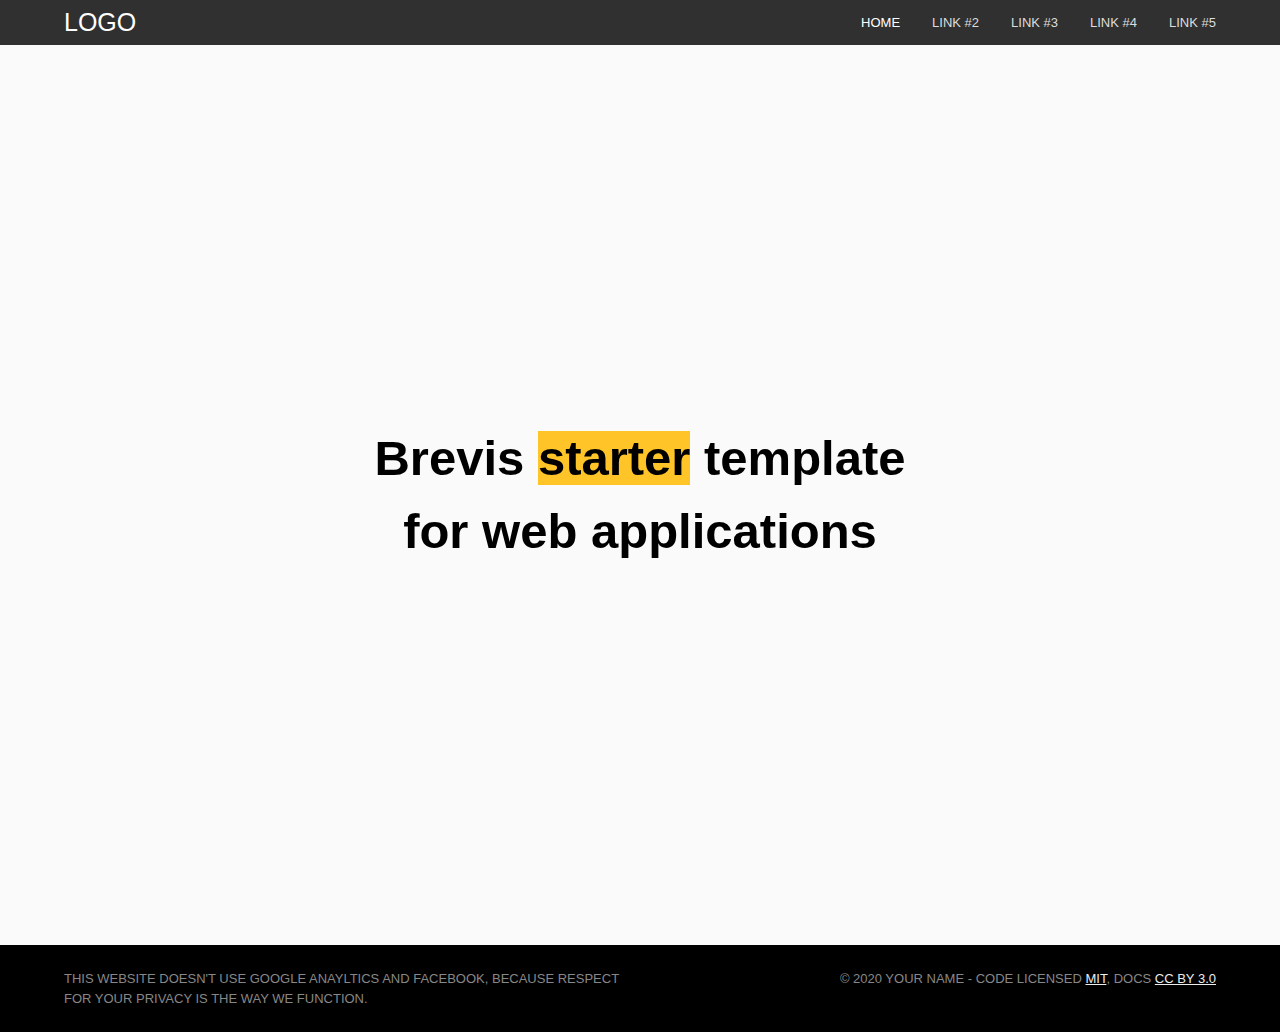
<file: docs/examples/starter/index.html>
<!DOCTYPE html>
<html>
	<head>
		<meta charset="utf-8">
		<title>Starter template | Brevis Example</title>
		<meta name="description" content="A good description goes here.">
		<meta name="viewport" content="width=device-width, initial-scale=1">
		<meta name="author" content="Your Name">
		<link rel="stylesheet" href="../../css/brevis.min.css">
	</head>

	
	<body class="m--0 ftfam--sssrf">
		<div class="ofx--hid">		
				<!-- NAVIGATION -->
				<header class="bgc--gy8 py--1">
					<!-- WRAPPER -->
					<div class="maw--90p mx--a px--2">
						<nav class="d--fx jct--spbtw anis--ctr fxdn--col-m">
							<a href="#" class="fts--5 c--wh1 txttm--uc txtdec--n mb--1-m">logo</a>
							<ul class="d--iefx lsst--n fts--2 txttm--uc c--gy3 m--0 pl--0-m d--blk-m txtan--ctr-m">
								<li class="mr--4 mr--0-m"><a class="c--wh1 txtdec--n" href="index.html">Home</a></li>
								<li class="mr--4 mr--0-m"><a class="c--i chvr--wh1 txtdec--n" href="#">Link #2</a></li>
								<li class="mr--4 mr--0-m"><a class="c--i chvr--wh1 txtdec--n" href="#">Link #3</a></li>
								<li class="mr--4 mr--0-m"><a class="c--i chvr--wh1 txtdec--n" href="#">Link #4</a></li>
								<li class="txtan--ctr-m"><a class="c--i chvr--wh1 txtdec--n" href="#">Link #5</a></li>
							</ul>
						</nav>
					</div>
				</header>

				<!-- HERO -->
				<section class="bgc--gy1">
					<div class="d--fx anis--ctr jct--ctr h--100vh fxdn--col">
						<h1 class="lnh--8 fts--8 lnh--5-m fts--5-m txtan--ctr">Brevis <span class="bgc--yl1">starter</span> template <br> for web applications</h1>
					</div>
				</section>
		</div>

		<footer class="bgc--bk1 py--3 lnh--2 c--gy5 txttm--uc fts--2">
			<div class="maw--90p mx--a px--2">
				<div class="d--fx fxwp--wp">
					<div class="w--50p w--80p-m mx--a-m">
						<p class="m--0 mb--2-m txtan--ctr-m">This website doesn't use Google Anayltics and Facebook, because respect for your privacy is the way we function.</p>
					</div>

					<div class="w--50p w--80p-m mx--a-m">
						<p class="mt--0 txtan--r txtan--ctr-m">&copy; 2020 Your Name - Code Licensed <a class="c--gy2" href="#" target="_blank" rel="license noopener">MIT</a>, Docs <a class="c--gy2" href="#" target="_blank" rel="license noopener">CC BY 3.0</p></a>
					</div>
				</div>
			</div>
		</footer>
	</body>
</html>
</file>
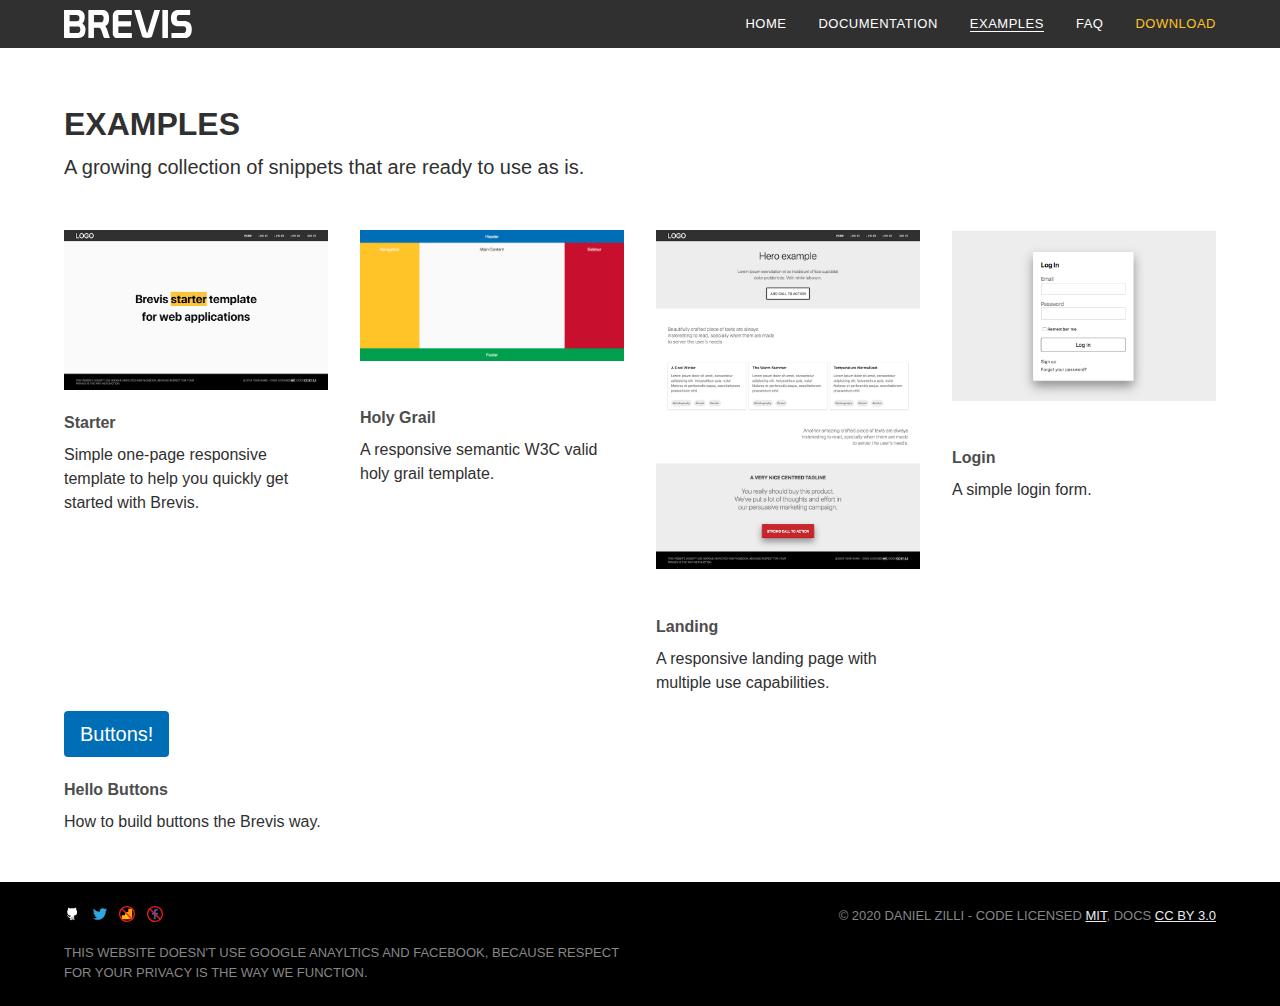
<file: docs/examples.html>
<!DOCTYPE html>
<html>
	<head>
		<meta charset="utf-8">
		<title>Examples | Brevis CSS</title>
		<meta name="description" content="A growing collection of snippets that are ready to use as is to help you quickly get started with Brevis.">
		<meta name="viewport" content="width=device-width, initial-scale=1">
		<meta name="author" content="Daniel Zilli">

		<link rel="apple-touch-icon" type="image/png" sizes="180x180" href="/apple-touch-icon.png">
		<link rel="icon" type="image/png" sizes="192x192" href="/favicon.png">
		<link rel="icon" type="image/x-icon" href="/favicon.ico">
		
		<link rel="stylesheet" href="css/brevis.min.css">
	</head>
	<body class="ftfam--sssrf c--gy8 m--0 lnh--3">
		<!-- NAVIGATION -->
		<header class="bgc--gy8 py--1 mb--8">
			<div class="maw--90p mx--a px--2">
				<nav class="d--fx jct--spbtw anis--ctr fxdn--col-m mih--4">
					<a href="index.html" class="my--1-m"><img class="w--6 vlan--mid" src="img/logo-brevis-white.svg" alt="Brevis logo"></a>
					<ul class="d--iefx lsst--n fts--2 lnh--2 lrsp--2 txttm--uc c--wh1 m--0 pl--0-m d--blk-m txtan--ctr-m">
						<li class="mr--4 mr--0-m"><a class="c--wh1 txtdec--n brbw--1 brbc--tp brbchvr--wh1 brbst--sol" href="index.html">Home</a></li>
						<li class="mr--4 mr--0-m"><a class="c--i txtdec--n brbw--1 brbc--tp brbchvr--wh1 brbst--sol" href="documentation.html">Documentation</a></li>
						<li class="mr--4 mr--0-m"><a class="c--i txtdec--n brbw--1 brbc--wh1 brbst--sol" href="examples.html">Examples</a></li>
						<li class="mr--4 mr--0-m"><a class="c--i txtdec--n brbw--1 brbc--tp brbchvr--wh1 brbst--sol" href="faq.html">FAQ</a></li>
						<li class="txtan--ctr-m"><a class="c--yl1 txtdec--n brbw--1 brbc--tp brbchvr--yl1 brbst--sol" href="https://github.com/dlzi/brevis/releases">Download</a></li>
					</ul>
				</nav>
			</div>
		</header>
		<section class="maw--90p mx--a px--2">
			<h1 class="txttm--uc mb--2">Examples</h1>
			<p class="mb--6 maw--60p c--gy8 mt--0 fts--4 lnh--4">A growing collection of snippets that are ready to use as is.</p>
			<div class="d--fx fxwp--wp mx--n2 mb--4 fxdn--col-m">
				<div class="fxbs--25p px--2 bxs--brbx mb--6-m">
					<a href="examples/starter/" class="txtdec--n">
						<img class="maw--100p maw--50p-m vlan--mid" src="img/starter.png" alt="starter page screenshot">
						<h4 class="c--gy7 ftwt--6 mb--1">Starter</h4>
					</a>
					<p class="m--0">Simple one-page responsive template to help you quickly get started with Brevis.</p>
				</div>
				<div class="fxbs--25p px--2 bxs--brbx mb--4-m">
					<a href="examples/holy_grail/" class="txtdec--n">
						<img class="maw--100p maw--50p-m  vlan--mid mb--3" src="img/holygrail.png" alt="holy grail template screenshot">
						<h4 class="c--gy7 ftwt--6 mb--1">Holy Grail</h4>
					</a>
					<p class="mt--0">A responsive semantic W3C valid holy grail template.</p>
				</div>
				<div class="fxbs--25p px--2 bxs--brbx mb--4-m">
					<a href="examples/landing/" class="txtdec--n">
						<img class="maw--100p maw--50p-m  vlan--mid mb--3" src="img/landing.png" alt="landing page screenshot">
						<h4 class="c--gy7 ftwt--6 mb--1">Landing</h4>
					</a>
					<p class="mt--0">A responsive landing page with multiple use capabilities.</p>
				</div>
				<div class="fxbs--25p px--2 bxs--brbx txtan--l-m mb--2-m">
					<a href="examples/login/" class="txtdec--n">
						<img class="maw--100p maw--50p-m  vlan--mid mb--3" src="img/login.png" alt="login form screenshot">
						<h4 class="c--gy7 ftwt--6 mb--1">Login</h4>
					</a>
					<p class="mt--0">A simple login form.</p>
				</div>
				<div class="fxbs--25p px--2 bxs--brbx txtan--l-m">
					
					<a href="examples/hello_button/" class="txtdec--n">
						<button class="py--1 bgc--bl1 brw--0 brrad--3 bgchvr--yl1 cur--ptr fts--4 lnh--4 px--2 c--wh1 chvr--bk1">Buttons!</button>
						<h4 class="c--gy7 ftwt--6 mb--1">Hello Buttons</h4>
					</a>

					<p class="mt--0">How to build buttons the Brevis way.</p>

				</div>
			</div>
		</section>
		
		<footer class="bgc--bk1 py--3 c--gy5 txttm--uc fts--2 lnh--2">
			<div class="maw--90p mx--a px--2">
				<div class="d--fx fxwp--wp">
					<div class="w--50p w--80p-m mx--a-m">
						<ul class="mb--2 mt--0 p--0 txtan--ctr-m">
							<li class="d--ieblk mr--1"><a class="c--i chvr--wh1 txtdec--n" target="_blank" rel="noopener" href="https://github.com/dlzi/brevis"><img class="h--3" src="img/github.svg"></a></li>
							<li class="d--ieblk mr--1"><a class="c--i chvr--wh1 txtdec--n" target="_blank" rel="noopener" href="https://twitter.com/getbrevis"><img class="h--3" src="img/twitter.svg"></a></li>
							<li class="d--ieblk mr--1"><img class="h--3" src="img/analytics.svg"></li>
							<li class="d--ieblk"><img class="h--3" src="img/facebook.svg"></li>
						</ul>
						<p class="m--0 mb--2-m txtan--ctr-m">This website doesn't use Google Anayltics and Facebook, because respect for your privacy is the way we function.</p>
					</div>
					<div class="w--50p w--80p-m mx--a-m txtan--r txtan--ctr-m">
						<p class="mt--0">&copy; 2020 Daniel Zilli - Code Licensed <a class="c--gy2" href="https://github.com/dlzi/brevis/blob/master/LICENSE" target="_blank" rel="license noopener">MIT</a>, Docs <a class="c--gy2" href="https://creativecommons.org/licenses/by/3.0/" target="_blank" rel="license noopener">CC BY 3.0</p></a>
					</div>
				</div>
			</div>
		</footer>
	</body>
</html>
</file>
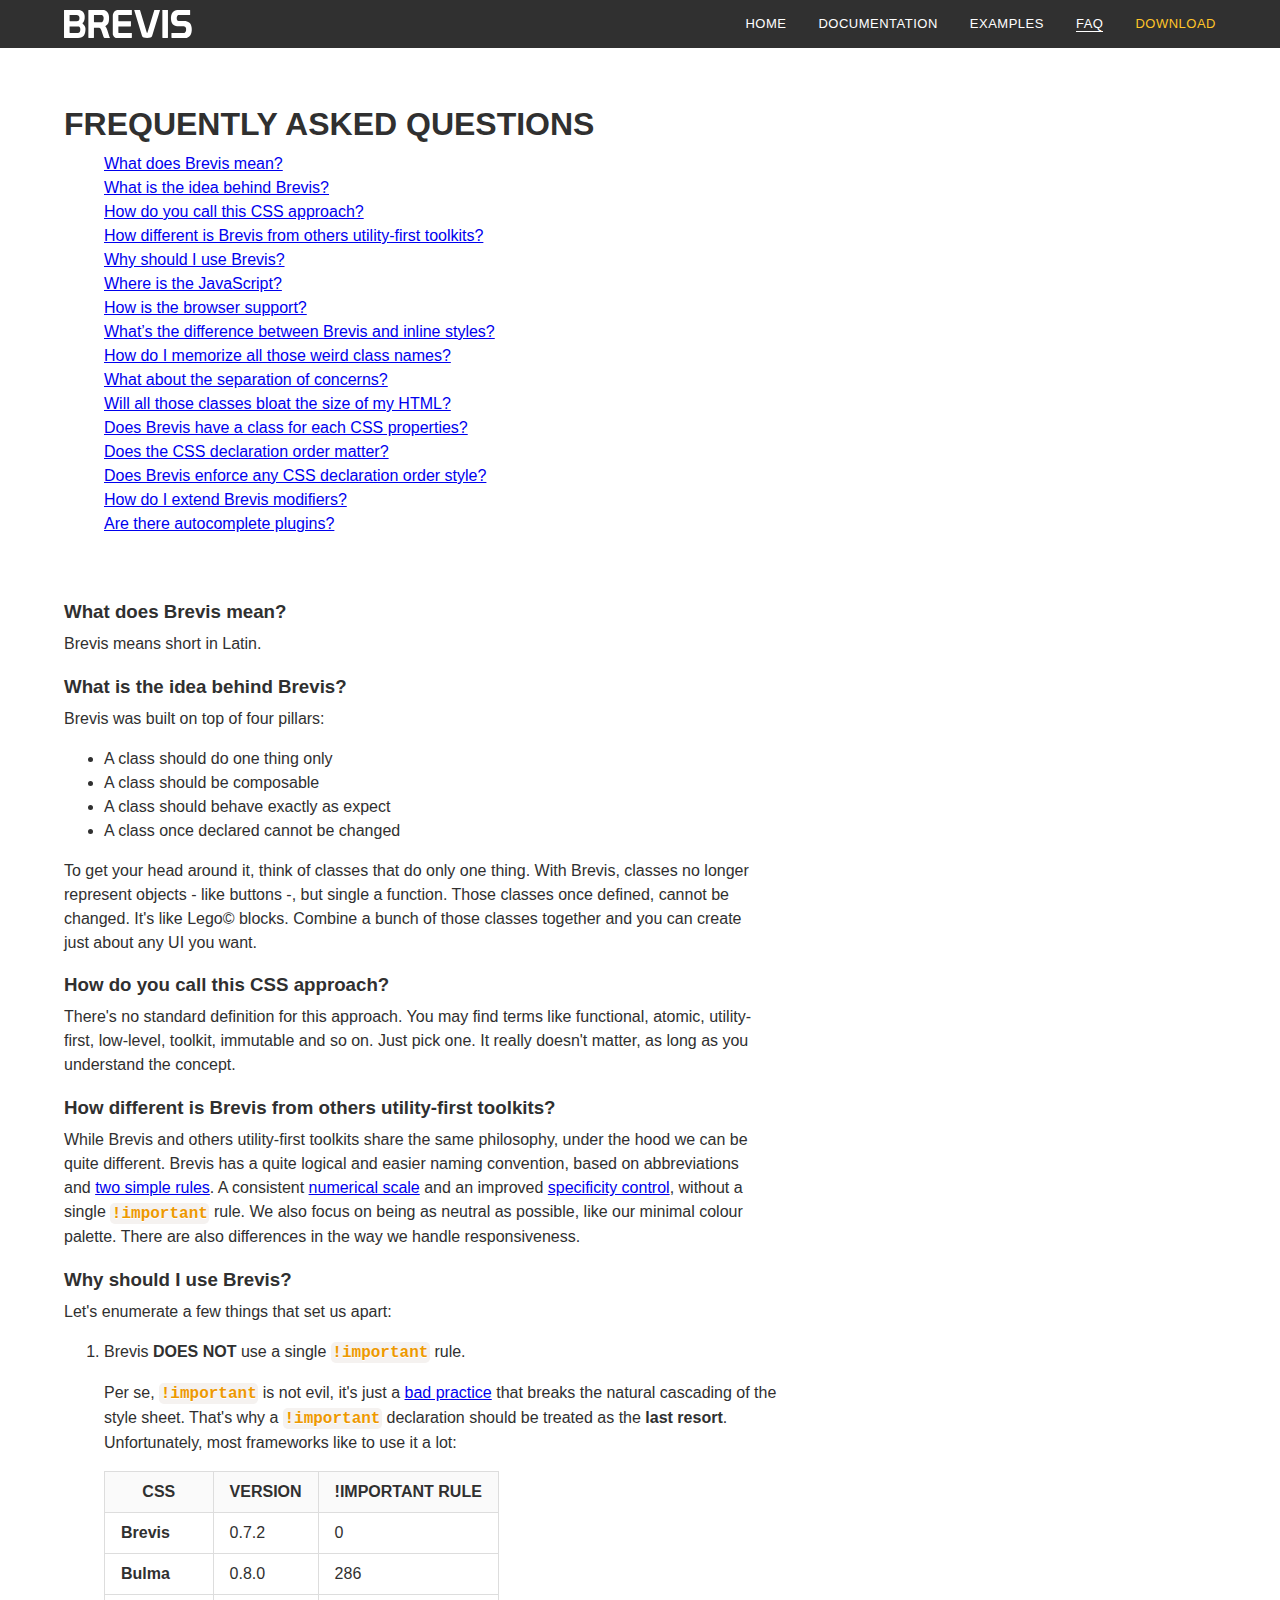
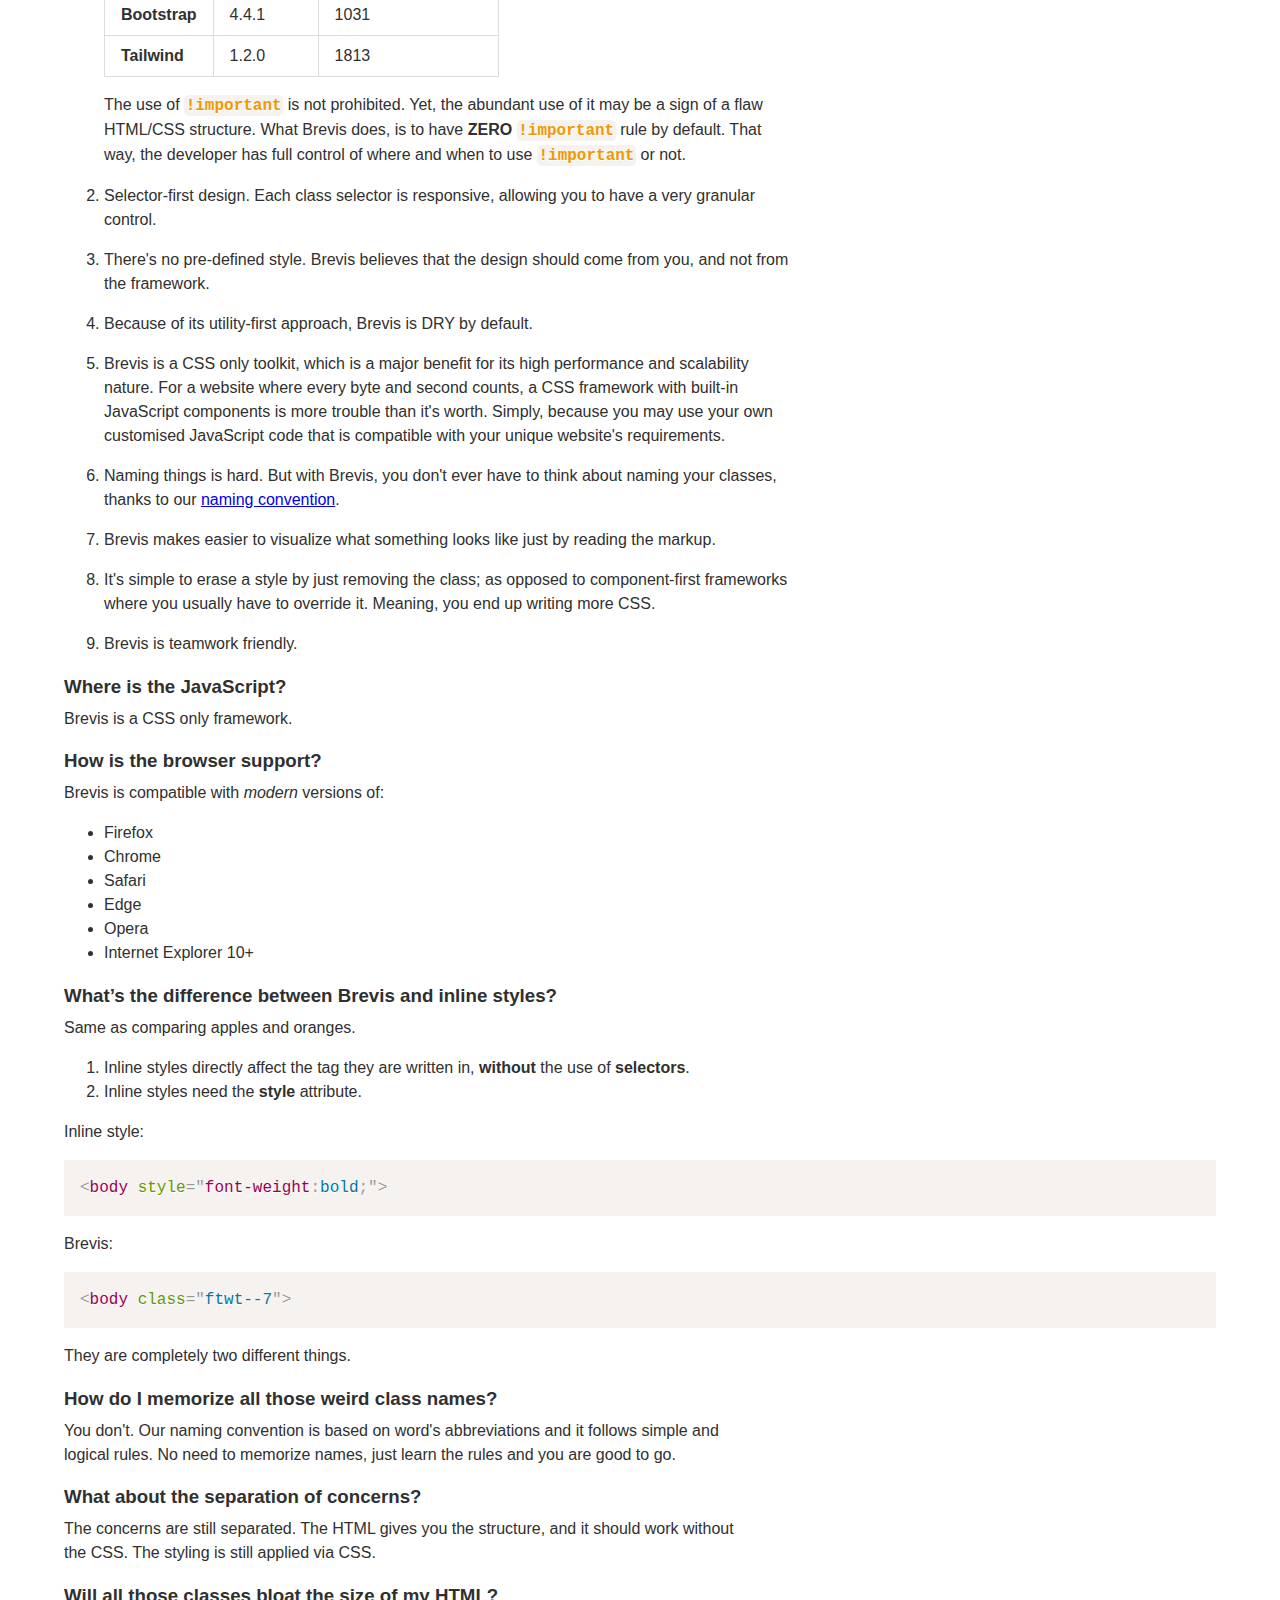
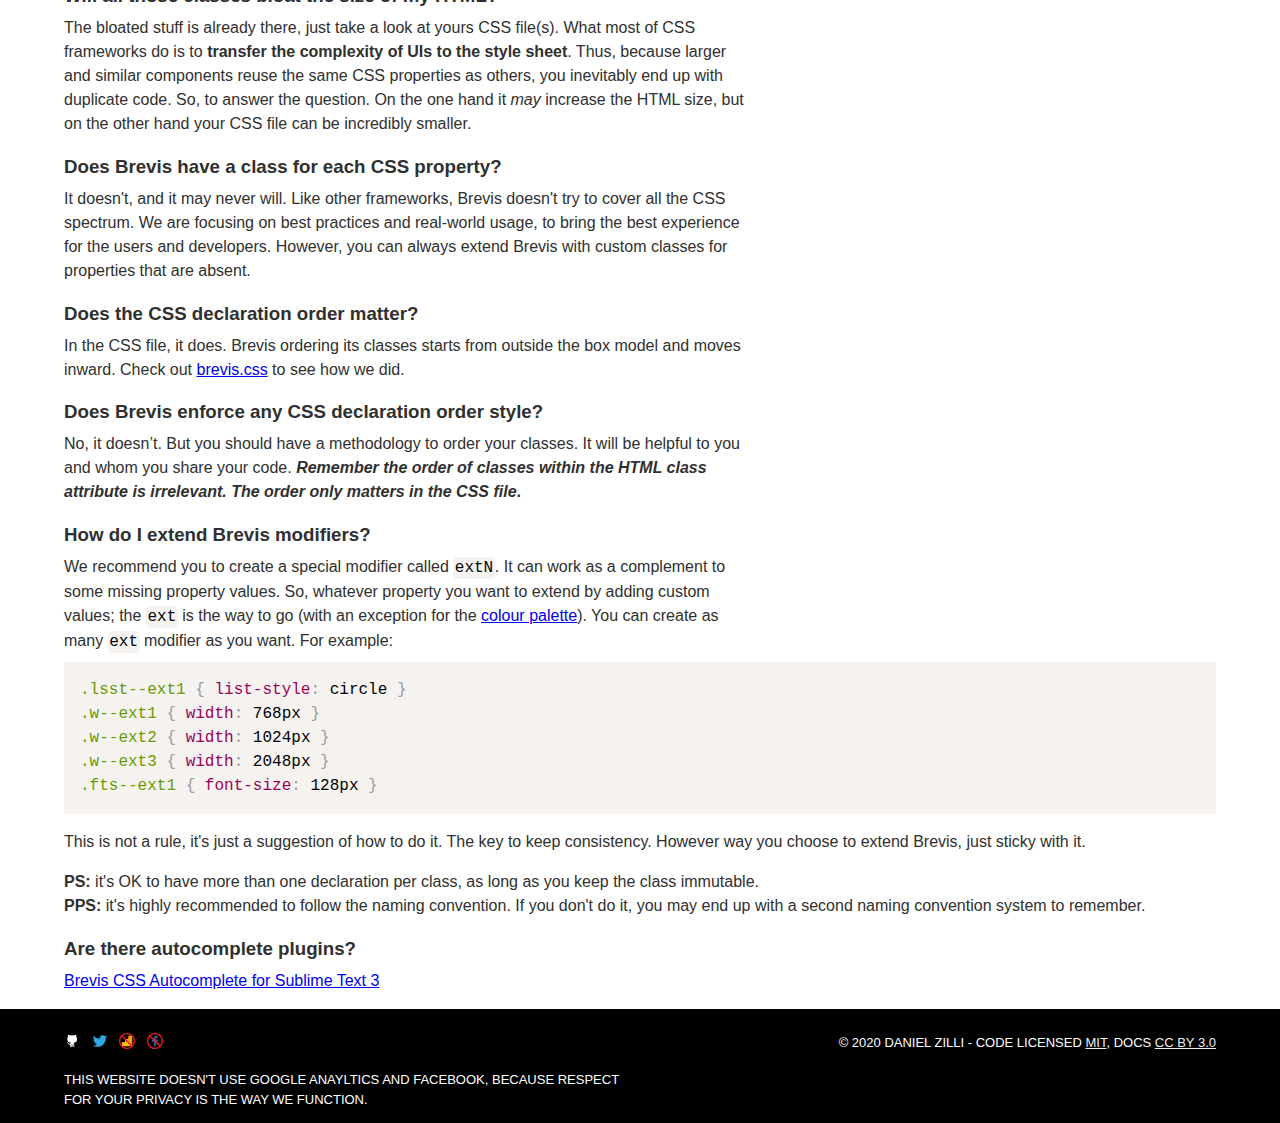
<file: docs/faq.html>
<!DOCTYPE html>
<html>
	<head>
		<meta charset="utf-8">
		<title>Frequently Asked Questions | Brevis answers made clear</title>
		<meta name="description" content="Brevis CSS is engineered for high performance and scalable web applications.">
		<meta name="viewport" content="width=device-width, initial-scale=1">
		<meta name="author" content="Daniel Zilli">
		
		<link rel="apple-touch-icon" type="image/png" sizes="180x180" href="/apple-touch-icon.png">
		<link rel="icon" type="image/png" sizes="192x192" href="/favicon.png">
		<link rel="icon" type="image/x-icon" href="/favicon.ico">

		<link rel="stylesheet" href="css/brevis.min.css">
		<link rel="stylesheet" href="css/custom.css">
	</head>

	<body class="ftfam--sssrf c--gy8 m--0 lnh--3">

		<!-- NAVIGATION -->
		<header class="bgc--gy8 py--1 mb--8">
			<div class="maw--90p mx--a px--2">
				<nav class="d--fx jct--spbtw anis--ctr fxdn--col-m mih--4">
					<a href="index.html" class="my--1-m"><img class="w--6 vlan--mid" src="img/logo-brevis-white.svg" alt="Brevis logo"></a>
					<ul class="d--iefx lsst--n fts--2 lnh--2 lrsp--2 txttm--uc c--wh1 m--0 pl--0-m d--blk-m txtan--ctr-m">
						<li class="mr--4 mr--0-m"><a class="c--wh1 txtdec--n brbc--tp brbchvr--1 brbst--sol" href="index.html">Home</a></li>
						<li class="mr--4 mr--0-m"><a class="c--i txtdec--n brbw--1 brbc--tp brbchvr--wh1 brbst--sol" href="documentation.html">Documentation</a></li>
						<li class="mr--4 mr--0-m"><a class="c--i txtdec--n brbw--1 brbc--tp brbchvr--wh1 brbst--sol" href="examples.html">Examples</a></li>
						<li class="mr--4 mr--0-m"><a class="c--i txtdec--n brbw--1 brbc--wh1 brbst--sol" href="faq.html">FAQ</a></li>
						<li class="txtan--ctr-m"><a class="c--yl1 txtdec--n brbw--1 brbc--tp brbchvr--yl1 brbst--sol" href="https://github.com/dlzi/brevis/releases">Download</a></li>
					</ul>
				</nav>
			</div>
		</header>

		<section class="maw--90p mx--a px--2">

			<h1 class="txttm--uc mb--2">Frequently Asked Questions</h1>


			<ul class="mb--8 lsst--n">
				<li><a href="#brevis-meaning">What does Brevis mean?</a></li>
				<li><a href="#idea-behind-brevis">What is the idea behind Brevis?</a></li>
				<li><a href="#naming-the-approach">How do you call this CSS approach?</a></li>
				<li><a href="#differences">How different is Brevis from others utility-first toolkits?</a></li>
				<li><a href="#why-brevis">Why should I use Brevis?</a></li>
				<li><a href="#no-javascript">Where is the JavaScript?</a></li>
				<li><a href="#browsers">How is the browser support?</a></li>
				<li><a href="#brevis-vs-inline">What’s the difference between Brevis and inline styles?</a></li>
				<li><a href="#learning-nomeclature">How do I memorize all those weird class names?</a></li>
				<li><a href="#separation-of-concerns">What about the separation of concerns?</a></li>
				<li><a href="#html-size">Will all those classes bloat the size of my HTML?</a></li>
				<li><a href="#all-css-properties">Does Brevis have a class for each CSS properties?</a></li>
				<li><a href="#declaration-order">Does the CSS declaration order matter?</a></li>
				<li><a href="#declaration-style">Does Brevis enforce any CSS declaration order style?</a></li>			
				<li><a href="#extra">How do I extend Brevis modifiers?</a></li>
				<li><a href="#related">Are there autocomplete plugins?</a></li>
			</ul>


			<h3 class="mb--1" id="brevis-meaning">What does Brevis mean?</h3>
			<p>Brevis means short in Latin.</p>

			<h3 class="mb--1" id="idea-behind-brevis">What is the idea behind Brevis?</h3>
			<p class="maw--60p">Brevis was built on top of four pillars:</p>

			<ul>
				<li>A class should do one thing only</li>
				<li>A class should be composable</li>
				<li>A class should behave exactly as expect</li>
				<li>A class once declared cannot be changed</li>
			</ul>
			<p class="maw--60p">
			To get your head around it, think of classes that do only one thing. With Brevis, classes no longer represent objects - like buttons -, but single a function. Those classes once defined, cannot be changed. It's like Lego© blocks. Combine a bunch of those classes together and you can create just about any UI you want.</p>

			<h3 class="mb--1" id="naming-the-approach">How do you call this CSS approach?</h3>
			<p class="maw--60p">There's no standard definition for this approach. You may find terms like functional, atomic, utility-first, low-level, toolkit, immutable and so on. Just pick one. It really doesn't matter, as long as you understand the concept.</p>

			<h3 class="mb--1" id="differences">How different is Brevis from others utility-first toolkits?</h3>
			<p class="maw--60p">While Brevis and others utility-first toolkits share the same philosophy, under the hood we can be quite different. Brevis has a quite logical and easier naming convention, based on abbreviations and <a href="documentation.html#rules">two simple rules</a>. A consistent <a href="documentation.html#scale">numerical scale</a> and an improved <a href="#why-brevis">specificity control</a>, without a single <code class="language-css">!important</code> rule. We also focus on being as neutral as possible, like our minimal colour palette. There are also differences in the way we handle responsiveness.</p>

			<h3 class="mb--1" id="why-brevis">Why should I use Brevis?</h3>
			<p>Let's enumerate a few things that set us apart:</p>
			<ol class="maw--60p">
				<li>
					<p>Brevis <strong>DOES NOT</strong> use a single <code class="language-css">!important</code> rule.</p>
					<p>Per se, <code class="language-css">!important</code> is not evil, it's just a <a href="https://developer.mozilla.org/en-US/docs/Web/CSS/Specificity#The_!important_exception" rel="nofollow">bad practice</a> that breaks the natural cascading of the style sheet. That's why a <code class="language-css">!important</code> declaration should be treated as the <b>last resort</b>. Unfortunately, most frameworks like to use it a lot:</p>
					
					<table class="brcoll--coll brsp--0">
						<thead class="bgc--gy1">
							<tr>
								<th class="ftwt--6">CSS</th>
								<th class="ftwt--6">VERSION</th>
								<th class="ftwt--6">!IMPORTANT RULE</th>
							</tr>
						</thead>
						<tbody>
							<tr>
								<td>Brevis</td>
								<td>0.7.2</td>
								<td>0</td>
							</tr>
							<tr>
								<td>Bulma</td>
								<td>0.8.0</td>
								<td>286</td>
							</tr>
							<tr>
								<td>Bootstrap</td>
								<td>4.4.1</td>
								<td>1031</td>
							</tr>
							<tr>
								<td>Tailwind</td>
								<td>1.2.0</td>
								<td>1813</td>
							</tr>
						</tbody>
					</table>

					<p>The use of <code class="language-css">!important</code> is not prohibited. Yet, the abundant use of it may be a sign of a flaw HTML/CSS structure. What Brevis does, is to have <strong>ZERO</strong> <code class="language-css">!important</code> rule by default. That way, the developer has full control of where and when to use <code class="language-css">!important</code> or not.</p>
				</li>
				<li>Selector-first design. Each class selector is responsive, allowing you to have a very granular control.</li>

				<li>
					<p>There's no pre-defined style. Brevis believes that the design should come from you, and not from the framework.</p>
				</li>
				<li>
					<p>Because of its utility-first approach, Brevis is DRY by default.</p>
				</li>
				<li>
					<p>Brevis is a CSS only toolkit, which is a major benefit for its high performance and scalability nature. For a website where every byte and second counts, a CSS framework with built-in JavaScript components is more trouble than it's worth. Simply, because you may use your own customised JavaScript code that is compatible with your unique website's requirements.</p>
				</li>
				<li>
					<p>Naming things is hard. But with Brevis, you don't ever have to think about naming your classes, thanks to our <a href="documentation.html#rules">naming convention</a>.</p>
				</li>
				<li>
					<p>Brevis makes easier to visualize what something looks like just by reading the markup.</p>
				</li>
				<li>
					<p>It's simple to erase a style by just removing the class; as opposed to component-first frameworks where you usually have to override it. Meaning, you end up writing more CSS.</p>
				</li>
				<li>
					<p>Brevis is teamwork friendly.</p>
				</li>
			</ol>


			<h3 class="mb--1" id="no-javascript">Where is the JavaScript?</h3>
			<p>Brevis is a CSS only framework.</p>
			
			<h3 class="mb--1" id="browsers">How is the browser support?</h3>
			<p>Brevis is compatible with <i>modern</i> versions of:</p>
			<ul>
				<li>Firefox</li>
				<li>Chrome</li>
				<li>Safari</li>
				<li>Edge</li>
				<li>Opera</li>
				<li>Internet Explorer 10+</li>
			</ul>
		
			<h3 class="mb--1" id="brevis-vs-inline">What’s the difference between Brevis and inline styles?</h3>
			<p>Same as comparing apples and oranges.</p>

			<ol>
				<li>Inline styles directly affect the tag they are written in, <strong>without</strong> the use of <strong>selectors</strong>.</li>
				<li>Inline styles need the <strong>style</strong> attribute.</li>
			</ol>
			
			<p>Inline style:</p>
			<pre><code class="language-html">&lt;body style="font-weight:bold;"&gt;</code></pre>
			
			<p>Brevis:</p>
			<pre><code class="language-html">&lt;body class="ftwt--7"&gt;</code></pre>
			
			<p>They are completely two different things.</p>
			
			<h3 class="mb--1" id="learning-nomeclature">How do I memorize all those weird class names?</h3>
			<p class="maw--60p">You don't. Our naming convention is based on word's abbreviations and it follows simple and logical rules. No need to memorize names, just learn the rules and you are good to go.</p>
			
			<h3 class="mb--1" id="separation-of-concerns">What about the separation of concerns?</h3>
			<p class="maw--60p">The concerns are still separated. The HTML gives you the structure, and it should work without the CSS. The styling is still applied via CSS.</p>
			
			<h3 class="mb--1" id="html-size">Will all those classes bloat the size of my HTML?</h3>
			<p class="maw--60p">The bloated stuff is already there, just take a look at yours CSS file(s). What most of CSS frameworks do is to <strong>transfer the complexity of UIs to the style sheet</strong>. Thus, because larger and similar components reuse the same CSS properties as others, you inevitably end up with duplicate code. So, to answer the question. On the one hand it <em>may</em> increase the HTML size, but on the other hand your CSS file can be incredibly smaller.</p>

			<h3 class="mb--1" id="all-css-properties">Does Brevis have a class for each CSS property?</h3>
			<p class="maw--60p">It doesn't, and it may never will. Like other frameworks, Brevis doesn't try to cover all the CSS spectrum. We are focusing on best practices and real-world usage, to bring the best experience for the users and developers. However, you can always extend Brevis with custom classes for properties that are absent.</p>


			<h3 class="mb--1" id="declaration-order">Does the CSS declaration order matter?</h3>
			<p class="maw--60p">In the CSS file, it does. Brevis ordering its classes starts from outside the box model and moves inward. Check out <a href="https://github.com/dlzi/brevis/blob/master/brevis.css">brevis.css</a> to see how we did.</p>

			<h3 class="mb--1" id="declaration-style">Does Brevis enforce any CSS declaration order style?</h3>
			<p class="maw--60p">No, it doesn’t. But you should have a methodology to order your classes. It will be helpful to you and whom you share your code. <strong><em>Remember the order of classes within the HTML class attribute is irrelevant. The order only matters in the CSS file</em>.</strong></p>


			<h3 class="mb--1" id="extra">How do I extend Brevis modifiers?</h3>

			<p class="maw--60p mt--0">We recommend you to create a special modifier called <code class="language-css">extN</code>. It can work as a complement to some missing property values. So, whatever property you want to extend by adding custom values; the <code class="language-css">ext</code> is the way to go (with an exception for the <a href="documentation.html#palette">colour palette</a>). You can create as many <code class="language-css">ext</code> modifier as you want. For example:</p>

				<pre><code class="language-css">.lsst--ext1 { list-style: circle }
.w--ext1 { width: 768px }
.w--ext2 { width: 1024px }
.w--ext3 { width: 2048px }
.fts--ext1 { font-size: 128px }</code></pre>

			<p>This is not a rule, it's just a suggestion of how to do it. The key to keep consistency. However way you choose to extend Brevis, just sticky with it.</p>

			<b>PS:</b> it's OK to have more than one declaration per class, as long as you keep the class immutable. <br>
			<b>PPS:</b> it's highly recommended to follow the naming convention. If you don't do it, you may end up with a second naming convention system to remember.


			<h3 class="mb--1" id="related">Are there autocomplete plugins?</h3>
			<ul class="lsst--n mt--0 pl--0">
				<li><a href="https://github.com/dlzi/brevis-autocomplete" target="_blank">Brevis CSS Autocomplete for Sublime Text 3</a></li>
			</ul>



</div>


		</section>

		<footer class="bgc--bk1 py--3 c--wh1 txttm--uc fts--2 lnh--2">
			<div class="maw--90p mx--a px--2">
				<div class="d--fx fxwp--wp">
					<div class="w--50p w--80p-m mx--a-m">
						<ul class="mb--2 mt--0 p--0 txtan--ctr-m">
							<li class="d--ieblk mr--1"><a class="c--i chvr--wh1 txtdec--n" target="_blank" rel="noopener" href="https://github.com/dlzi/brevis"><img class="h--3" src="img/github.svg"></a></li>
							<li class="d--ieblk mr--1"><a class="c--i chvr--wh1 txtdec--n" target="_blank" rel="noopener" href="https://twitter.com/getbrevis"><img class="h--3" src="img/twitter.svg"></a></li>
							<li class="d--ieblk mr--1"><img class="h--3" src="img/analytics.svg"></li>
							<li class="d--ieblk"><img class="h--3" src="img/facebook.svg"></li>
						</ul>
						<p class="m--0 mb--2-m txtan--ctr-m">This website doesn't use Google Anayltics and Facebook, because respect for your privacy is the way we function.</p>
					</div>

					<div class="w--50p w--80p-m mx--a-m txtan--r txtan--ctr-m">
						<p class="mt--0">&copy; 2020 Daniel Zilli - Code Licensed <a class="c--gy2" href="https://github.com/dlzi/brevis/blob/master/LICENSE" target="_blank" rel="license noopener">MIT</a>, Docs <a class="c--gy2" href="https://creativecommons.org/licenses/by/3.0/" target="_blank" rel="license noopener">CC BY 3.0</p></a>
					</div>
				</div>
			</div>
		</footer>
		<script src="js/prism.js"></script>
	</body>
</html>
</file>
<file: docs/css/custom.css>
td:first-child { font-weight: 700 }
td > a { text-decoration: none }
th, td { 
	padding: 8px 16px;
	border: 1px solid #dddddd;
}
h3 + p { margin: 0 }


/* 
 * PLUGINS 
 */

/* prismjs */
code[class*=language-],pre[class*=language-]{color:#000;background:0 0;text-shadow:0 1px #fff;font-family:consolas,monaco,andale mono,ubuntu mono,monospace;font-size:1em;text-align:left;white-space:pre;word-spacing:normal;word-break:normal;word-wrap:normal;line-height:1.5;-moz-tab-size:4;-o-tab-size:4;tab-size:4;-webkit-hyphens:none;-moz-hyphens:none;-ms-hyphens:none;hyphens:none}pre[class*=language-]::-moz-selection,pre[class*=language-] ::-moz-selection,code[class*=language-]::-moz-selection,code[class*=language-] ::-moz-selection{text-shadow:none;background:#b3d4fc}pre[class*=language-]::selection,pre[class*=language-] ::selection,code[class*=language-]::selection,code[class*=language-] ::selection{text-shadow:none;background:#b3d4fc}@media print{code[class*=language-],pre[class*=language-]{text-shadow:none}}pre[class*=language-]{padding:1em;margin:.5em 0;overflow:auto}:not(pre)>code[class*=language-],pre[class*=language-]{background:#f5f2f0}:not(pre)>code[class*=language-]{padding:.1em;border-radius:.3em;white-space:normal}.token.comment,.token.prolog,.token.doctype,.token.cdata{color:#708090}.token.punctuation{color:#999}.namespace{opacity:.7}.token.property,.token.tag,.token.boolean,.token.number,.token.constant,.token.symbol,.token.deleted{color:#905}.token.selector,.token.attr-name,.token.string,.token.char,.token.builtin,.token.inserted{color:#690}.token.operator,.token.entity,.token.url,.language-css .token.string,.style .token.string{color:#9a6e3a;background:#ffffff80}.token.atrule,.token.attr-value,.token.keyword{color:#07a}.token.function,.token.class-name{color:#dd4a68}.token.regex,.token.important,.token.variable{color:#e90}.token.important,.token.bold{font-weight:700}.token.italic{font-style:italic}.token.entity{cursor:help}
</file>
<file: docs/css/brevis.min.css>
.bxs--brbx{box-sizing:border-box}.bxs--ctbx{box-sizing:content-box}@media(max-width:1280px){.bxs--brbx-l{box-sizing:border-box}.bxs--ctbx-l{box-sizing:content-box}}@media(max-width:840px){.bxs--brbx-m{box-sizing:border-box}.bxs--ctbx-m{box-sizing:content-box}}@media(max-width:400px){.bxs--brbx-s{box-sizing:border-box}.bxs--ctbx-s{box-sizing:content-box}}.d--blk{display:block}.d--fx{display:flex}.d--ie{display:inline}.d--ieblk{display:inline-block}.d--ietbl{display:inline-table}.d--iefx{display:inline-flex}.d--n{display:none}.d--tbl{display:table}.d--tblcl{display:table-cell}.d--tblrw{display:table-row}.d--tblrwgrp{display:table-row-group}.d--tblcol{display:table-column}.d--tblcolgrp{display:table-column-group}@media(max-width:1280px){.d--blk-l{display:block}.d--fx-l{display:flex}.d--ie-l{display:inline}.d--ieblk-l{display:inline-block}.d--ietbl-l{display:inline-table}.d--iefx-l{display:inline-flex}.d--n-l{display:none}.d--tbl-l{display:table}.d--tblcl-l{display:table-cell}.d--tblrw-l{display:table-row}.d--tblrwgrp-l{display:table-row-group}.d--tblcol-l{display:table-column}.d--tblcolgrp-l{display:table-column-group}}@media(max-width:840px){.d--blk-m{display:block}.d--fx-m{display:flex}.d--ie-m{display:inline}.d--ieblk-m{display:inline-block}.d--ietbl-m{display:inline-table}.d--iefx-m{display:inline-flex}.d--n-m{display:none}.d--tbl-m{display:table}.d--tblcl-m{display:table-cell}.d--tblrw-m{display:table-row}.d--tblrwgrp-m{display:table-row-group}.d--tblcol-m{display:table-column}.d--tblcolgrp-m{display:table-column-group}}@media(max-width:400px){.d--blk-s{display:block}.d--fx-s{display:flex}.d--ie-s{display:inline}.d--ieblk-s{display:inline-block}.d--ietbl-s{display:inline-table}.d--iefx-s{display:inline-flex}.d--n-s{display:none}.d--tbl-s{display:table}.d--tblcl-s{display:table-cell}.d--tblrw-s{display:table-row}.d--tblrwgrp-s{display:table-row-group}.d--tblcol-s{display:table-column}.d--tblcolgrp-s{display:table-column-group}}.pos--sta{position:static}.pos--rel{position:relative}.pos--abs{position:absolute}.pos--fix{position:fixed}@media(max-width:1280px){.pos--sta-l{position:static}.pos--rel-l{position:relative}.pos--abs-l{position:absolute}.pos--fix-l{position:fixed}}@media(max-width:840px){.pos--sta-n{position:static}.pos--rel-n{position:relative}.pos--abs-n{position:absolute}.pos--fix-n{position:fixed}}@media(max-width:400px){.pos--sta-s{position:static}.pos--rel-s{position:relative}.pos--abs-s{position:absolute}.pos--fix-s{position:fixed}}.t--0{top:0}.t--1{top:8px}.t--2{top:16px}.t--3{top:24px}.t--4{top:32px}.t--5{top:40px}.t--6{top:48px}.t--7{top:56px}.t--8{top:64px}.t--50p{top:50%}.t--100p{top:100%}.t--n1{top:-8px}.t--n2{top:-16px}.t--n3{top:-24px}.t--n4{top:-32px}.t--n5{top:-40px}.t--n6{top:-48px}.t--n7{top:-56px}.t--n8{top:-64px}@media(max-width:1280px){.t--0-l{top:0}.t--1-l{top:8px}.t--2-l{top:16px}.t--3-l{top:24px}.t--4-l{top:32px}.t--5-l{top:40px}.t--6-l{top:48px}.t--7-l{top:56px}.t--8-l{top:64px}.t--50p-l{top:50%}.t--100p-l{top:100%}.t--n1-l{top:-8px}.t--n2-l{top:-16px}.t--n3-l{top:-24px}.t--n4-l{top:-32px}.t--n5-l{top:-40px}.t--n6-l{top:-48px}.t--n7-l{top:-56px}.t--n8-l{top:-64px}}@media(max-width:840px){.t--0-m{top:0}.t--1-m{top:8px}.t--2-m{top:16px}.t--3-m{top:24px}.t--4-m{top:32px}.t--5-m{top:40px}.t--6-m{top:48px}.t--7-m{top:56px}.t--8-m{top:64px}.t--50p-m{top:50%}.t--100p-m{top:100%}.t--n1-m{top:-8px}.t--n2-m{top:-16px}.t--n3-m{top:-24px}.t--n4-m{top:-32px}.t--n5-m{top:-40px}.t--n6-m{top:-48px}.t--n7-m{top:-56px}.t--n8-m{top:-64px}}@media(max-width:400px){.t--0-s{top:0}.t--1-s{top:8px}.t--2-s{top:16px}.t--3-s{top:24px}.t--4-s{top:32px}.t--5-s{top:40px}.t--6-s{top:48px}.t--7-s{top:56px}.t--8-s{top:64px}.t--50p-s{top:50%}.t--100p-s{top:100%}.t--n1-s{top:-8px}.t--n2-s{top:-16px}.t--n3-s{top:-24px}.t--n4-s{top:-32px}.t--n5-s{top:-40px}.t--n6-s{top:-48px}.t--n7-s{top:-56px}.t--n8-s{top:-64px}}.r--0{right:0}.r--1{right:8px}.r--2{right:16px}.r--3{right:24px}.r--4{right:32px}.r--5{right:40px}.r--6{right:48px}.r--7{right:56px}.r--8{right:64px}.r--50p{right:50%}.r--100p{right:100%}.r--n1{right:-8px}.r--n2{right:-16px}.r--n3{right:-24px}.r--n4{right:-32px}.r--n5{right:-40px}.r--n6{right:-48px}.r--n7{right:-56px}.r--n8{right:-64px}@media(max-width:1280px){.r--0-l{right:0}.r--1-l{right:8px}.r--2-l{right:16px}.r--3-l{right:24px}.r--4-l{right:32px}.r--5-l{right:40px}.r--6-l{right:48px}.r--7-l{right:56px}.r--8-l{right:64px}.r--50p-l{right:50%}.r--100p-l{right:100%}.r--n1-l{right:-8px}.r--n2-l{right:-16px}.r--n3-l{right:-24px}.r--n4-l{right:-32px}.r--n5-l{right:-40px}.r--n6-l{right:-48px}.r--n7-l{right:-56px}.r--n8-l{right:-64px}}@media(max-width:840px){.r--0-m{right:0}.r--1-m{right:8px}.r--2-m{right:16px}.r--3-m{right:24px}.r--4-m{right:32px}.r--5-m{right:40px}.r--6-m{right:48px}.r--7-m{right:56px}.r--8-m{right:64px}.r--50p-m{right:50%}.r--100p-m{right:100%}.r--n1-m{right:-8px}.r--n2-m{right:-16px}.r--n3-m{right:-24px}.r--n4-m{right:-32px}.r--n5-m{right:-40px}.r--n6-m{right:-48px}.r--n7-m{right:-56px}.r--n8-m{right:-64px}}@media(max-width:400px){.r--0-s{right:0}.r--1-s{right:8px}.r--2-s{right:16px}.r--3-s{right:24px}.r--4-s{right:32px}.r--5-s{right:40px}.r--6-s{right:48px}.r--7-s{right:56px}.r--8-s{right:64px}.r--50p-s{right:50%}.r--100p-s{right:100%}.r--n1-s{right:-8px}.r--n2-s{right:-16px}.r--n3-s{right:-24px}.r--n4-s{right:-32px}.r--n5-s{right:-40px}.r--n6-s{right:-48px}.r--n7-s{right:-56px}.r--n8-s{right:-64px}}.b--0{bottom:0}.b--1{bottom:8px}.b--2{bottom:16px}.b--3{bottom:24px}.b--4{bottom:32px}.b--5{bottom:40px}.b--6{bottom:48px}.b--7{bottom:56px}.b--8{bottom:64px}.b--50p{bottom:50%}.b--100p{bottom:100%}.b--n1{bottom:-8px}.b--n2{bottom:-16px}.b--n3{bottom:-24px}.b--n4{bottom:-32px}.b--n5{bottom:-40px}.b--n6{bottom:-48px}.b--n7{bottom:-56px}.b--n8{bottom:-64px}@media(max-width:1280px){.b--0-l{bottom:0}.b--1-l{bottom:8px}.b--2-l{bottom:16px}.b--3-l{bottom:24px}.b--4-l{bottom:32px}.b--5-l{bottom:40px}.b--6-l{bottom:48px}.b--7-l{bottom:56px}.b--8-l{bottom:64px}.b--50p-l{bottom:50%}.b--100p-l{bottom:100%}.b--n1-l{bottom:-8px}.b--n2-l{bottom:-16px}.b--n3-l{bottom:-24px}.b--n4-l{bottom:-32px}.b--n5-l{bottom:-40px}.b--n6-l{bottom:-48px}.b--n7-l{bottom:-56px}.b--n8-l{bottom:-64px}}@media(max-width:840px){.b--0-m{bottom:0}.b--1-m{bottom:8px}.b--2-m{bottom:16px}.b--3-m{bottom:24px}.b--4-m{bottom:32px}.b--5-m{bottom:40px}.b--6-m{bottom:48px}.b--7-m{bottom:56px}.b--8-m{bottom:64px}.b--50p-m{bottom:50%}.b--100p-m{bottom:100%}.b--n1-m{bottom:-8px}.b--n2-m{bottom:-16px}.b--n3-m{bottom:-24px}.b--n4-m{bottom:-32px}.b--n5-m{bottom:-40px}.b--n6-m{bottom:-48px}.b--n7-m{bottom:-56px}.b--n8-m{bottom:-64px}}@media(max-width:400px){.b--0-s{bottom:0}.b--1-s{bottom:8px}.b--2-s{bottom:16px}.b--3-s{bottom:24px}.b--4-s{bottom:32px}.b--5-s{bottom:40px}.b--6-s{bottom:48px}.b--7-s{bottom:56px}.b--8-s{bottom:64px}.b--50p-s{bottom:50%}.b--100p-s{bottom:100%}.b--n1-s{bottom:-8px}.b--n2-s{bottom:-16px}.b--n3-s{bottom:-24px}.b--n4-s{bottom:-32px}.b--n5-s{bottom:-40px}.b--n6-s{bottom:-48px}.b--n7-s{bottom:-56px}.b--n8-s{bottom:-64px}}.l--0{left:0}.l--1{left:8px}.l--2{left:16px}.l--3{left:24px}.l--4{left:32px}.l--5{left:40px}.l--6{left:48px}.l--7{left:56px}.l--8{left:64px}.l--50p{left:50%}.l--100p{left:100%}.l--n1{left:-8px}.l--n2{left:-16px}.l--n3{left:-24px}.l--n4{left:-32px}.l--n5{left:-40px}.l--n6{left:-48px}.l--n7{left:-56px}.l--n8{left:-64px}@media(max-width:1280px){.l--0-l{left:0}.l--1-l{left:8px}.l--2-l{left:16px}.l--3-l{left:24px}.l--4-l{left:32px}.l--5-l{left:40px}.l--6-l{left:48px}.l--7-l{left:56px}.l--8-l{left:64px}.l--50p-l{left:50%}.l--100p-l{left:100%}.l--n1-l{left:-8px}.l--n2-l{left:-16px}.l--n3-l{left:-24px}.l--n4-l{left:-32px}.l--n5-l{left:-40px}.l--n6-l{left:-48px}.l--n7-l{left:-56px}.l--n8-l{left:-64px}}@media(max-width:840px){.l--0-m{left:0}.l--1-m{left:8px}.l--2-m{left:16px}.l--3-m{left:24px}.l--4-m{left:32px}.l--5-m{left:40px}.l--6-m{left:48px}.l--7-m{left:56px}.l--8-m{left:64px}.l--50p-m{left:50%}.l--100p-m{left:100%}.l--n1-m{left:-8px}.l--n2-m{left:-16px}.l--n3-m{left:-24px}.l--n4-m{left:-32px}.l--n5-m{left:-40px}.l--n6-m{left:-48px}.l--n7-m{left:-56px}.l--n8-m{left:-64px}}@media(max-width:400px){.l--0-s{left:0}.l--1-s{left:8px}.l--2-s{left:16px}.l--3-s{left:24px}.l--4-s{left:32px}.l--5-s{left:40px}.l--6-s{left:48px}.l--7-s{left:56px}.l--8-s{left:64px}.l--50p-s{left:50%}.l--100p-s{left:100%}.l--n1-s{left:-8px}.l--n2-s{left:-16px}.l--n3-s{left:-24px}.l--n4-s{left:-32px}.l--n5-s{left:-40px}.l--n6-s{left:-48px}.l--n7-s{left:-56px}.l--n8-s{left:-64px}}.f--r{float:right}.f--l{float:left}.f--n{float:none}@media(max-width:1280px){.f--r-l{float:right}.f--l-l{float:left}.f--n-l{float:none}}@media(max-width:840px){.f--r-m{float:right}.f--l-m{float:left}.f--n-m{float:none}}@media(max-width:400px){.f--r-s{float:right}.f--l-s{float:left}.f--n-s{float:none}}.clr--r{clear:right}.clr--l{clear:left}.clr--bh{clear:both}.clr--n{clear:none}@media(max-width:1280px){.clr--r-l{clear:right}.clr--l-l{clear:left}.clr--bh-l{clear:both}.clr--n-l{clear:none}}@media(max-width:840px){.clr--r-m{clear:right}.clr--l-m{clear:left}.clr--bh-m{clear:both}.clr--n-m{clear:none}}@media(max-width:400px){.clr--r-s{clear:right}.clr--l-s{clear:left}.clr--bh-s{clear:both}.clr--n-s{clear:none}}.jct--ctr{justify-content:center}.jct--fxe{justify-content:flex-end}.jct--fxst{justify-content:flex-start}.jct--spard{justify-content:space-around}.jct--spbtw{justify-content:space-between}@media(max-width:1280px){.jct--ctr-l{justify-content:center}.jct--fxe-l{justify-content:flex-end}.jct--fxst-l{justify-content:flex-start}.jct--spard-l{justify-content:space-around}.jct--spbtw-l{justify-content:space-between}}@media(max-width:840px){.jct--ctr-m{justify-content:center}.jct--fxe-m{justify-content:flex-end}.jct--fxst-m{justify-content:flex-start}.jct--spard-m{justify-content:space-around}.jct--spbtw-m{justify-content:space-between}}@media(max-width:400px){.jct--ctr-s{justify-content:center}.jct--fxe-s{justify-content:flex-end}.jct--fxst-s{justify-content:flex-start}.jct--spard-s{justify-content:space-around}.jct--spbtw-s{justify-content:space-between}}.jis--ctr{justify-items:center}.jis--fxe{justify-items:flex-end}.jis--fxst{justify-items:flex-start}.jis--sfst{justify-items:self-start}.jis--sfe{justify-items:self-end}.jis--str{justify-items:stretch}@media(max-width:1280px){.jis--ctr-l{justify-items:center}.jis--fxe-l{justify-items:flex-end}.jis--fxst-l{justify-items:flex-start}.jis--sfst-l{justify-items:self-start}.jis--sfe-l{justify-items:self-end}.jis--str-l{justify-items:stretch}}@media(max-width:840px){.jis--ctr-m{justify-items:center}.jis--fxe-m{justify-items:flex-end}.jis--fxst-m{justify-items:flex-start}.jis--sfst-m{justify-items:self-start}.jis--sfe-m{justify-items:self-end}.jis--str-m{justify-items:stretch}}@media(max-width:400px){.jis--ctr-s{justify-items:center}.jis--fxe-s{justify-items:flex-end}.jis--fxst-s{justify-items:flex-start}.jis--sfst-s{justify-items:self-start}.jis--sfe-s{justify-items:self-end}.jis--str-s{justify-items:stretch}}.jsf--ctr{justify-self:center}.jsf--fxe{justify-self:flex-end}.jsf--fxst{justify-self:flex-start}.jsf--sfst{justify-self:self-start}.jsf--sfe{justify-self:self-end}@media(max-width:1280px){.jsf--ctr-l{justify-self:center}.jsf--fxe-l{justify-self:flex-end}.jsf--fxst-l{justify-self:flex-start}.jsf--sfst-l{justify-self:self-start}.jsf--sfe-l{justify-self:self-end}}@media(max-width:840px){.jsf--ctr-m{justify-self:center}.jsf--fxe-m{justify-self:flex-end}.jsf--fxst-m{justify-self:flex-start}.jsf--sfst-m{justify-self:self-start}.jsf--sfe-m{justify-self:self-end}}@media(max-width:400px){.jsf--ctr-s{justify-self:center}.jsf--fxe-s{justify-self:flex-end}.jsf--fxst-s{justify-self:flex-start}.jsf--sfst-s{justify-self:self-start}.jsf--sfe-s{justify-self:self-end}}.anct--ctr{align-content:center}.anct--fxe{align-content:flex-end}.anct--fxst{align-content:flex-start}.anct--spard{align-content:space-around}.anct--spbtw{align-content:space-between}@media(max-width:1280px){.anct--ctr-l{align-content:center}.anct--fxe-l{align-content:flex-end}.anct--fxst-l{align-content:flex-start}.anct--spard-l{align-content:space-around}.anct--spbtw-l{align-content:space-between}}@media(max-width:840px){.anct--ctr-m{align-content:center}.anct--fxe-m{align-content:flex-end}.anct--fxst-m{align-content:flex-start}.anct--spard-m{align-content:space-around}.anct--spbtw-m{align-content:space-between}}@media(max-width:400px){.anct--ctr-s{align-content:center}.anct--fxe-s{align-content:flex-end}.anct--fxst-s{align-content:flex-start}.anct--spard-s{align-content:space-around}.anct--spbtw-s{align-content:space-between}}.anis--bln{align-items:baseline}.anis--ctr{align-items:center}.anis--fxe{align-items:flex-end}.anis--fxst{align-items:flex-start}.anis--str{align-items:stretch}@media(max-width:1280px){.anis--bln-l{align-items:baseline}.anis--ctr-l{align-items:center}.anis--fxe-l{align-items:flex-end}.anis--fxst-l{align-items:flex-start}.anis--str-l{align-items:stretch}}@media(max-width:840px){.anis--bln-m{align-items:baseline}.anis--ctr-m{align-items:center}.anis--fxe-m{align-items:flex-end}.anis--fxst-m{align-items:flex-start}.anis--str-m{align-items:stretch}}@media(max-width:400px){.anis--bln-s{align-items:baseline}.anis--ctr-s{align-items:center}.anis--fxe-s{align-items:flex-end}.anis--fxst-s{align-items:flex-start}.anis--str-s{align-items:stretch}}.ansf--a{align-self:auto}.ansf--ctr{align-self:center}.ansf--fxe{align-self:flex-end}.ansf--fxst{align-self:flex-start}.ansf--str{align-self:stretch}@media(max-width:1280px){.ansf--a-l{align-self:auto}.ansf--ctr-l{align-self:center}.ansf--fxe-l{align-self:flex-end}.ansf--fxst-l{align-self:flex-start}.ansf--str-l{align-self:stretch}}@media(max-width:840px){.ansf--a-m{align-self:auto}.ansf--ctr-m{align-self:center}.ansf--fxe-m{align-self:flex-end}.ansf--fxst-m{align-self:flex-start}.ansf--str-m{align-self:stretch}}@media(max-width:400px){.ansf--a-s{align-self:auto}.ansf--ctr-s{align-self:center}.ansf--fxe-s{align-self:flex-end}.ansf--fxst-s{align-self:flex-start}.ansf--str-s{align-self:stretch}}.fx--1{flex:1}.fx--a{flex:1 1}.fx--ini{flex:0 1}.fx--n{flex:0 0}@media(max-width:1280px){.fx--1-l{flex:1}.fx--a-l{flex:1 1}.fx--ini-l{flex:0 1}.fx--n-l{flex:0 0}}@media(max-width:840px){.fx--1-m{flex:1}.fx--a-m{flex:1 1}.fx--ini-m{flex:0 1}.fx--n-m{flex:0 0}}@media(max-width:400px){.fx--1-s{flex:1}.fx--a-s{flex:1 1}.fx--ini-s{flex:0 1}.fx--n-s{flex:0 0}}.fxbs--0{flex-basis:0}.fxbs--1{flex-basis:1px}.fxbs--2{flex-basis:8px}.fxbs--3{flex-basis:16px}.fxbs--4{flex-basis:32px}.fxbs--5{flex-basis:64px}.fxbs--6{flex-basis:128px}.fxbs--7{flex-basis:256px}.fxbs--8{flex-basis:512px}.fxbs--10p{flex-basis:10%}.fxbs--20p{flex-basis:20%}.fxbs--25p{flex-basis:25%}.fxbs--30p{flex-basis:30%}.fxbs--33p{flex-basis:33.33333%}.fxbs--40p{flex-basis:40%}.fxbs--50p{flex-basis:50%}.fxbs--60p{flex-basis:60%}.fxbs--66p{flex-basis:66.66667%}.fxbs--70p{flex-basis:70%}.fxbs--75p{flex-basis:75%}.fxbs--80p{flex-basis:80%}.fxbs--90p{flex-basis:90%}.fxbs--100p{flex-basis:100%}.fxbs--a{flex-basis:auto}@media(max-width:1280px){.fxbs--0-l{flex-basis:0}.fxbs--1-l{flex-basis:1px}.fxbs--2-l{flex-basis:8px}.fxbs--3-l{flex-basis:16px}.fxbs--4-l{flex-basis:32px}.fxbs--5-l{flex-basis:64px}.fxbs--6-l{flex-basis:128px}.fxbs--7-l{flex-basis:256px}.fxbs--8-l{flex-basis:512px}.fxbs--10p-l{flex-basis:10%}.fxbs--20p-l{flex-basis:20%}.fxbs--25p-l{flex-basis:25%}.fxbs--30p-l{flex-basis:30%}.fxbs--33p-l{flex-basis:33.33333%}.fxbs--40p-l{flex-basis:40%}.fxbs--50p-l{flex-basis:50%}.fxbs--60p-l{flex-basis:60%}.fxbs--66p-l{flex-basis:66.66667%}.fxbs--70p-l{flex-basis:70%}.fxbs--75p-l{flex-basis:75%}.fxbs--80p-l{flex-basis:80%}.fxbs--90p-l{flex-basis:90%}.fxbs--100p-l{flex-basis:100%}.fxbs--a-l{flex-basis:auto}}@media(max-width:840px){.fxbs--0-m{flex-basis:0}.fxbs--1-m{flex-basis:1px}.fxbs--2-m{flex-basis:8px}.fxbs--3-m{flex-basis:16px}.fxbs--4-m{flex-basis:32px}.fxbs--5-m{flex-basis:64px}.fxbs--6-m{flex-basis:128px}.fxbs--7-m{flex-basis:256px}.fxbs--8-m{flex-basis:512px}.fxbs--10p-m{flex-basis:10%}.fxbs--20p-m{flex-basis:20%}.fxbs--25p-m{flex-basis:25%}.fxbs--30p-m{flex-basis:30%}.fxbs--33p-m{flex-basis:33.33333%}.fxbs--40p-m{flex-basis:40%}.fxbs--50p-m{flex-basis:50%}.fxbs--60p-m{flex-basis:60%}.fxbs--66p-m{flex-basis:66.66667%}.fxbs--70p-m{flex-basis:70%}.fxbs--75p-m{flex-basis:75%}.fxbs--80p-m{flex-basis:80%}.fxbs--90p-m{flex-basis:90%}.fxbs--100p-m{flex-basis:100%}.fxbs--a-m{flex-basis:auto}}@media(max-width:400px){.fxbs--0-s{flex-basis:0}.fxbs--1-s{flex-basis:1px}.fxbs--2-s{flex-basis:8px}.fxbs--3-s{flex-basis:16px}.fxbs--4-s{flex-basis:32px}.fxbs--5-s{flex-basis:64px}.fxbs--6-s{flex-basis:128px}.fxbs--7-s{flex-basis:256px}.fxbs--8-s{flex-basis:512px}.fxbs--10p-s{flex-basis:10%}.fxbs--20p-s{flex-basis:20%}.fxbs--25p-s{flex-basis:25%}.fxbs--30p-s{flex-basis:30%}.fxbs--33p-s{flex-basis:33.33333%}.fxbs--40p-s{flex-basis:40%}.fxbs--50p-s{flex-basis:50%}.fxbs--60p-s{flex-basis:60%}.fxbs--66p-s{flex-basis:66.66667%}.fxbs--70p-s{flex-basis:70%}.fxbs--75p-s{flex-basis:75%}.fxbs--80p-s{flex-basis:80%}.fxbs--90p-s{flex-basis:90%}.fxbs--100p-s{flex-basis:100%}.fxbs--a-s{flex-basis:auto}}.fxdn--rw{flex-direction:row}.fxdn--rwrvs{flex-direction:row-reverse}.fxdn--col{flex-direction:column}.fxdn--colrvs{flex-direction:column-reverse}@media(max-width:1280px){.fxdn--rw-l{flex-direction:row}.fxdn--rwrvs-l{flex-direction:row-reverse}.fxdn--col-l{flex-direction:column}.fxdn--colrvs-l{flex-direction:column-reverse}}@media(max-width:840px){.fxdn--rw-m{flex-direction:row}.fxdn--rwrvs-m{flex-direction:row-reverse}.fxdn--col-m{flex-direction:column}.fxdn--colrvs-m{flex-direction:column-reverse}}@media(max-width:400px){.fxdn--rw-s{flex-direction:row}.fxdn--rwrvs-s{flex-direction:row-reverse}.fxdn--col-s{flex-direction:column}.fxdn--colrvs-s{flex-direction:column-reverse}}.fxfw--rwwp{flex-flow:row wrap}.fxfw--rwrvsn{flex-flow:row-reverse nowrap}.fxfw--colwprvs{flex-flow:column wrap-reverse}.fxfw--colwp{flex-flow:column wrap}@media(max-width:1280px){.fxfw--rwwp-l{flex-flow:row wrap}.fxfw--rwrvsn-l{flex-flow:row-reverse nowrap}.fxfw--colwprvs-l{flex-flow:column wrap-reverse}.fxfw--colwp-l{flex-flow:column wrap}}@media(max-width:840px){.fxfw--rwwp-m{flex-flow:row wrap}.fxfw--rwrvsn-m{flex-flow:row-reverse nowrap}.fxfw--colwprvs-m{flex-flow:column wrap-reverse}.fxfw--colwp-m{flex-flow:column wrap}}@media(max-width:400px){.fxfw--rwwp-s{flex-flow:row wrap}.fxfw--rwrvsn-s{flex-flow:row-reverse nowrap}.fxfw--colwprvs-s{flex-flow:column wrap-reverse}.fxfw--colwp-s{flex-flow:column wrap}}.fxgw--0{flex-grow:0}.fxgw--1{flex-grow:1}@media(max-width:1280px){.fxgw--0-l{flex-grow:0}.fxgw--1-l{flex-grow:1}}@media(max-width:840px){.fxgw--0-m{flex-grow:0}.fxgw--1-m{flex-grow:1}}@media(max-width:400px){.fxgw--0-s{flex-grow:0}.fxgw--1-s{flex-grow:1}}.fxsk--0{flex-shrink:0}.fxsk--1{flex-shrink:1}@media(max-width:1280px){.fxsk--0-l{flex-shrink:0}.fxsk--1-l{flex-shrink:1}}@media(max-width:840px){.fxsk--0-m{flex-shrink:0}.fxsk--1-m{flex-shrink:1}}@media(max-width:400px){.fxsk--0-s{flex-shrink:0}.fxsk--1-s{flex-shrink:1}}.fxwp--n{flex-wrap:nowrap}.fxwp--wp{flex-wrap:wrap}.fxwp--wprvs{flex-wrap:wrap-reverse}@media(max-width:1280px){.fxwp--n-l{flex-wrap:nowrap}.fxwp--wp-l{flex-wrap:wrap}.fxwp--wprvs-l{flex-wrap:wrap-reverse}}@media(max-width:840px){.fxwp--n-m{flex-wrap:nowrap}.fxwp--wp-m{flex-wrap:wrap}.fxwp--wprvs-m{flex-wrap:wrap-reverse}}@media(max-width:400px){.fxwp--n-s{flex-wrap:nowrap}.fxwp--wp-s{flex-wrap:wrap}.fxwp--wprvs-s{flex-wrap:wrap-reverse}}.tnprop--o{transition-property:opacity}.tnprop--mr{transition-property:margin-right}.tnprop--ml{transition-property:margin-left}.tnprop--bgc{transition-property:background-color}.tnprop--w{transition-property:width}.tnprop--h{transition-property:height}.tnprop--c{transition-property:color}@media(max-width:1280px){.tnprop--o-l{transition-property:opacity}.tnprop--mr-l{transition-property:margin-right}.tnprop--ml-l{transition-property:margin-left}.tnprop--bgc-l{transition-property:background-color}.tnprop--w-l{transition-property:width}.tnprop--h-l{transition-property:height}.tnprop--c-l{transition-property:color}}@media(max-width:840px){.tnprop--o-m{transition-property:opacity}.tnprop--mr-m{transition-property:margin-right}.tnprop--ml-m{transition-property:margin-left}.tnprop--bgc-m{transition-property:background-color}.tnprop--w-m{transition-property:width}.tnprop--h-m{transition-property:height}.tnprop--c-m{transition-property:color}}@media(max-width:400px){.tnprop--o-s{transition-property:opacity}.tnprop--mr-s{transition-property:margin-right}.tnprop--ml-s{transition-property:margin-left}.tnprop--bgc-s{transition-property:background-color}.tnprop--w-s{transition-property:width}.tnprop--h-s{transition-property:height}.tnprop--c-s{transition-property:color}}.tndu--0{transition-duration:0s}.tndu--1{transition-duration:100ms}.tndu--2{transition-duration:200ms}.tndu--3{transition-duration:400ms}.tndu--4{transition-duration:800ms}.tndu--5{transition-duration:1200ms}.tndu--6{transition-duration:1600ms}.tndu--7{transition-duration:2e3ms}.tndu--8{transition-duration:2400ms}@media(max-width:1280px){.tndu--0-l{transition-duration:0s}.tndu--1-l{transition-duration:100ms}.tndu--2-l{transition-duration:200ms}.tndu--3-l{transition-duration:400ms}.tndu--4-l{transition-duration:800ms}.tndu--5-l{transition-duration:1200ms}.tndu--6-l{transition-duration:1600ms}.tndu--7-l{transition-duration:2e3ms}.tndu--8-l{transition-duration:2400ms}}@media(max-width:840px){.tndu--0-m{transition-duration:0s}.tndu--1-m{transition-duration:100ms}.tndu--2-m{transition-duration:200ms}.tndu--3-m{transition-duration:400ms}.tndu--4-m{transition-duration:800ms}.tndu--5-m{transition-duration:1200ms}.tndu--6-m{transition-duration:1600ms}.tndu--7-m{transition-duration:2e3ms}.tndu--8-m{transition-duration:2400ms}}@media(max-width:400px){.tndu--0-s{transition-duration:0s}.tndu--1-s{transition-duration:100ms}.tndu--2-s{transition-duration:200ms}.tndu--3-s{transition-duration:400ms}.tndu--4-s{transition-duration:800ms}.tndu--5-s{transition-duration:1200ms}.tndu--6-s{transition-duration:1600ms}.tndu--7-s{transition-duration:2e3ms}.tndu--8-s{transition-duration:2400ms}}.tntgfn--e{transition-timing-function:ease}.tntgfn--ein{transition-timing-function:ease-in}.tntgfn--eot{transition-timing-function:ease-out}.tntgfn--einot{transition-timing-function:ease-in-out}.tntgfn--lnr{transition-timing-function:linear}@media(max-width:1280px){.tntgfn--e-l{transition-timing-function:ease}.tntgfn--ein-l{transition-timing-function:ease-in}.tntgfn--eot-l{transition-timing-function:ease-out}.tntgfn--einot-l{transition-timing-function:ease-in-out}.tntgfn--lnr-l{transition-timing-function:linear}}@media(max-width:840px){.tntgfn--e-m{transition-timing-function:ease}.tntgfn--ein-m{transition-timing-function:ease-in}.tntgfn--eot-m{transition-timing-function:ease-out}.tntgfn--einot-m{transition-timing-function:ease-in-out}.tntgfn--lnr-m{transition-timing-function:linear}}@media(max-width:400px){.tntgfn--e-s{transition-timing-function:ease}.tntgfn--ein-s{transition-timing-function:ease-in}.tntgfn--eot-s{transition-timing-function:ease-out}.tntgfn--einot-s{transition-timing-function:ease-in-out}.tntgfn--lnr-s{transition-timing-function:linear}}.tndy--0{transition-delay:0s}.tndy--1{transition-delay:100ms}.tndy--2{transition-delay:200ms}.tndy--3{transition-delay:400ms}.tndy--4{transition-delay:800ms}.tndy--5{transition-delay:1200ms}.tndy--6{transition-delay:1600ms}.tndy--7{transition-delay:2e3ms}.tndy--8{transition-delay:2400ms}@media(max-width:1280px){.tndy--0-l{transition-delay:0s}.tndy--1-l{transition-delay:100ms}.tndy--2-l{transition-delay:200ms}.tndy--3-l{transition-delay:400ms}.tndy--4-l{transition-delay:800ms}.tndy--5-l{transition-delay:1200ms}.tndy--6-l{transition-delay:1600ms}.tndy--7-l{transition-delay:2e3ms}.tndy--8-l{transition-delay:2400ms}}@media(max-width:840px){.tndy--0-m{transition-delay:0s}.tndy--1-m{transition-delay:100ms}.tndy--2-m{transition-delay:200ms}.tndy--3-m{transition-delay:400ms}.tndy--4-m{transition-delay:800ms}.tndy--5-m{transition-delay:1200ms}.tndy--6-m{transition-delay:1600ms}.tndy--7-m{transition-delay:2e3ms}.tndy--8-m{transition-delay:2400ms}}@media(max-width:400px){.tndy--0-s{transition-delay:0s}.tndy--1-s{transition-delay:100ms}.tndy--2-s{transition-delay:200ms}.tndy--3-s{transition-delay:400ms}.tndy--4-s{transition-delay:800ms}.tndy--5-s{transition-delay:1200ms}.tndy--6-s{transition-delay:1600ms}.tndy--7-s{transition-delay:2e3ms}.tndy--8-s{transition-delay:2400ms}}.or--0{order:0}.or--1{order:1}.or--2{order:2}.or--3{order:3}.or--4{order:4}.or--5{order:5}.or--6{order:6}.or--7{order:7}.or--8{order:8}@media(max-width:1280px){.or--0-l{order:0}.or--1-l{order:1}.or--2-l{order:2}.or--3-l{order:3}.or--4-l{order:4}.or--5-l{order:5}.or--6-l{order:6}.or--7-l{order:7}.or--8-l{order:8}}@media(max-width:840px){.or--0-m{order:0}.or--1-m{order:1}.or--2-m{order:2}.or--3-m{order:3}.or--4-m{order:4}.or--5-m{order:5}.or--6-m{order:6}.or--7-m{order:7}.or--8-m{order:8}}@media(max-width:400px){.or--0-s{order:0}.or--1-s{order:1}.or--2-s{order:2}.or--3-s{order:3}.or--4-s{order:4}.or--5-s{order:5}.or--6-s{order:6}.or--7-s{order:7}.or--8-s{order:8}}.v--hid{visibility:hidden}.v--v{visibility:visible}.v--i{visibility:inherit}@media(max-width:1280px){.v--hid-l{visibility:hidden}.v--v-l{visibility:visible}.v--i-l{visibility:inherit}}@media(max-width:840px){.v--hid-m{visibility:hidden}.v--v-m{visibility:visible}.v--i-m{visibility:inherit}}@media(max-width:400px){.v--hid-s{visibility:hidden}.v--v-s{visibility:visible}.v--i-s{visibility:inherit}}.o--0{opacity:0}.o--1{opacity:.1}.o--2{opacity:.2}.o--3{opacity:.3}.o--4{opacity:.5}.o--5{opacity:.7}.o--6{opacity:.8}.o--7{opacity:.9}.o--8{opacity:1}@media(max-width:1280px){.o--0-l{opacity:0}.o--1-l{opacity:.1}.o--2-l{opacity:.2}.o--3-l{opacity:.3}.o--4-l{opacity:.5}.o--5-l{opacity:.7}.o--6-l{opacity:.8}.o--7-l{opacity:.9}.o--8-l{opacity:1}}@media(max-width:840px){.o--0-m{opacity:0}.o--1-m{opacity:.1}.o--2-m{opacity:.2}.o--3-m{opacity:.3}.o--4-m{opacity:.5}.o--5-m{opacity:.7}.o--6-m{opacity:.8}.o--7-m{opacity:.9}.o--8-m{opacity:1}}@media(max-width:400px){.o--0-s{opacity:0}.o--1-s{opacity:.1}.o--2-s{opacity:.2}.o--3-s{opacity:.3}.o--4-s{opacity:.5}.o--5-s{opacity:.7}.o--6-s{opacity:.8}.o--7-s{opacity:.9}.o--8-s{opacity:1}}.z--1{z-index:1}.z--2{z-index:2}.z--3{z-index:3}.z--4{z-index:4}.z--5{z-index:5}.z--6{z-index:6}.z--7{z-index:7}.z--8{z-index:8}.z--a{z-index:auto}@media(max-width:1280px){.z--1-l{z-index:1}.z--2-l{z-index:2}.z--3-l{z-index:3}.z--4-l{z-index:4}.z--5-l{z-index:5}.z--6-l{z-index:6}.z--7-l{z-index:7}.z--8-l{z-index:8}.z--a-l{z-index:auto}}@media(max-width:840px){.z--1-m{z-index:1}.z--2-m{z-index:2}.z--3-m{z-index:3}.z--4-m{z-index:4}.z--5-m{z-index:5}.z--6-m{z-index:6}.z--7-m{z-index:7}.z--8-m{z-index:8}.z--a-m{z-index:auto}}@media(max-width:400px){.z--1-s{z-index:1}.z--2-s{z-index:2}.z--3-s{z-index:3}.z--4-s{z-index:4}.z--5-s{z-index:5}.z--6-s{z-index:6}.z--7-s{z-index:7}.z--8-s{z-index:8}.z--a-s{z-index:auto}}.m--0{margin:0}.m--1{margin:8px}.m--2{margin:16px}.m--3{margin:24px}.m--4{margin:32px}.m--5{margin:40px}.m--6{margin:48px}.m--7{margin:56px}.m--8{margin:64px}.m--n1{margin:-8px}.m--n2{margin:-16px}.m--n3{margin:-24px}.m--n4{margin:-32px}.m--n5{margin:-40px}.m--n6{margin:-48px}.m--n7{margin:-56px}.m--n8{margin:-64px}.m--a{margin:auto}@media(max-width:1280px){.m--0-l{margin:0}.m--1-l{margin:8px}.m--2-l{margin:16px}.m--3-l{margin:24px}.m--4-l{margin:32px}.m--5-l{margin:40px}.m--6-l{margin:48px}.m--7-l{margin:56px}.m--8-l{margin:64px}.m--n1-l{margin:-8px}.m--n2-l{margin:-16px}.m--n3-l{margin:-24px}.m--n4-l{margin:-32px}.m--n5-l{margin:-40px}.m--n6-l{margin:-48px}.m--n7-l{margin:-56px}.m--n8-l{margin:-64px}.m--a-l{margin:auto}}@media(max-width:840px){.m--0-m{margin:0}.m--1-m{margin:8px}.m--2-m{margin:16px}.m--3-m{margin:24px}.m--4-m{margin:32px}.m--5-m{margin:40px}.m--6-m{margin:48px}.m--7-m{margin:56px}.m--8-m{margin:64px}.m--n1-m{margin:-8px}.m--n2-m{margin:-16px}.m--n3-m{margin:-24px}.m--n4-m{margin:-32px}.m--n5-m{margin:-40px}.m--n6-m{margin:-48px}.m--n7-m{margin:-56px}.m--n8-m{margin:-64px}.m--a-m{margin:auto}}@media(max-width:400px){.m--0-s{margin:0}.m--1-s{margin:8px}.m--2-s{margin:16px}.m--3-s{margin:24px}.m--4-s{margin:32px}.m--5-s{margin:40px}.m--6-s{margin:48px}.m--7-s{margin:56px}.m--8-s{margin:64px}.m--n1-s{margin:-8px}.m--n2-s{margin:-16px}.m--n3-s{margin:-24px}.m--n4-s{margin:-32px}.m--n5-s{margin:-40px}.m--n6-s{margin:-48px}.m--n7-s{margin:-56px}.m--n8-s{margin:-64px}.m--a-s{margin:auto}}.mt--0{margin-top:0}.mt--1{margin-top:8px}.mt--2{margin-top:16px}.mt--3{margin-top:24px}.mt--4{margin-top:32px}.mt--5{margin-top:40px}.mt--6{margin-top:48px}.mt--7{margin-top:56px}.mt--8{margin-top:64px}.mt--n1{margin-top:-8px}.mt--n2{margin-top:-16px}.mt--n3{margin-top:-24px}.mt--n4{margin-top:-32px}.mt--n5{margin-top:-40px}.mt--n6{margin-top:-48px}.mt--n7{margin-top:-56px}.mt--n8{margin-top:-64px}.mt--a{margin-top:auto}@media(max-width:1280px){.mt--0-l{margin-top:0}.mt--1-l{margin-top:8px}.mt--2-l{margin-top:16px}.mt--3-l{margin-top:24px}.mt--4-l{margin-top:32px}.mt--5-l{margin-top:40px}.mt--6-l{margin-top:48px}.mt--7-l{margin-top:56px}.mt--8-l{margin-top:64px}.mt--n1-l{margin-top:-8px}.mt--n2-l{margin-top:-16px}.mt--n3-l{margin-top:-24px}.mt--n4-l{margin-top:-32px}.mt--n5-l{margin-top:-40px}.mt--n6-l{margin-top:-48px}.mt--n7-l{margin-top:-56px}.mt--n8-l{margin-top:-64px}.mt--a-l{margin-top:auto}}@media(max-width:840px){.mt--0-m{margin-top:0}.mt--1-m{margin-top:8px}.mt--2-m{margin-top:16px}.mt--3-m{margin-top:24px}.mt--4-m{margin-top:32px}.mt--5-m{margin-top:40px}.mt--6-m{margin-top:48px}.mt--7-m{margin-top:56px}.mt--8-m{margin-top:64px}.mt--n1-m{margin-top:-8px}.mt--n2-m{margin-top:-16px}.mt--n3-m{margin-top:-24px}.mt--n4-m{margin-top:-32px}.mt--n5-m{margin-top:-40px}.mt--n6-m{margin-top:-48px}.mt--n7-m{margin-top:-56px}.mt--n8-m{margin-top:-64px}.mt--a-m{margin-top:auto}}@media(max-width:400px){.mt--0-s{margin-top:0}.mt--1-s{margin-top:8px}.mt--2-s{margin-top:16px}.mt--3-s{margin-top:24px}.mt--4-s{margin-top:32px}.mt--5-s{margin-top:40px}.mt--6-s{margin-top:48px}.mt--7-s{margin-top:56px}.mt--8-s{margin-top:64px}.mt--n1-s{margin-top:-8px}.mt--n2-s{margin-top:-16px}.mt--n3-s{margin-top:-24px}.mt--n4-s{margin-top:-32px}.mt--n5-s{margin-top:-40px}.mt--n6-s{margin-top:-48px}.mt--n7-s{margin-top:-56px}.mt--n8-s{margin-top:-64px}.mt--a-s{margin-top:auto}}.mr--0{margin-right:0}.mr--1{margin-right:8px}.mr--2{margin-right:16px}.mr--3{margin-right:24px}.mr--4{margin-right:32px}.mr--5{margin-right:40px}.mr--6{margin-right:48px}.mr--7{margin-right:56px}.mr--8{margin-right:64px}.mr--n1{margin-right:-8px}.mr--n2{margin-right:-16px}.mr--n3{margin-right:-24px}.mr--n4{margin-right:-32px}.mr--n5{margin-right:-40px}.mr--n6{margin-right:-48px}.mr--n7{margin-right:-56px}.mr--n8{margin-right:-64px}.mr--a{margin-right:auto}@media(max-width:1280px){.mr--0-l{margin-right:0}.mr--1-l{margin-right:8px}.mr--2-l{margin-right:16px}.mr--3-l{margin-right:24px}.mr--4-l{margin-right:32px}.mr--5-l{margin-right:40px}.mr--6-l{margin-right:48px}.mr--7-l{margin-right:56px}.mr--8-l{margin-right:64px}.mr--n1-l{margin-right:-8px}.mr--n2-l{margin-right:-16px}.mr--n3-l{margin-right:-24px}.mr--n4-l{margin-right:-32px}.mr--n5-l{margin-right:-40px}.mr--n6-l{margin-right:-48px}.mr--n7-l{margin-right:-56px}.mr--n8-l{margin-right:-64px}.mr--a-l{margin-right:auto}}@media(max-width:840px){.mr--0-m{margin-right:0}.mr--1-m{margin-right:8px}.mr--2-m{margin-right:16px}.mr--3-m{margin-right:24px}.mr--4-m{margin-right:32px}.mr--5-m{margin-right:40px}.mr--6-m{margin-right:48px}.mr--7-m{margin-right:56px}.mr--8-m{margin-right:64px}.mr--n1-m{margin-right:-8px}.mr--n2-m{margin-right:-16px}.mr--n3-m{margin-right:-24px}.mr--n4-m{margin-right:-32px}.mr--n5-m{margin-right:-40px}.mr--n6-m{margin-right:-48px}.mr--n7-m{margin-right:-56px}.mr--n8-m{margin-right:-64px}.mr--a-m{margin-right:auto}}@media(max-width:400px){.mr--0-s{margin-right:0}.mr--1-s{margin-right:8px}.mr--2-s{margin-right:16px}.mr--3-s{margin-right:24px}.mr--4-s{margin-right:32px}.mr--5-s{margin-right:40px}.mr--6-s{margin-right:48px}.mr--7-s{margin-right:56px}.mr--8-s{margin-right:64px}.mr--n1-s{margin-right:-8px}.mr--n2-s{margin-right:-16px}.mr--n3-s{margin-right:-24px}.mr--n4-s{margin-right:-32px}.mr--n5-s{margin-right:-40px}.mr--n6-s{margin-right:-48px}.mr--n7-s{margin-right:-56px}.mr--n8-s{margin-right:-64px}.mr--a-s{margin-right:auto}}.mb--0{margin-bottom:0}.mb--1{margin-bottom:8px}.mb--2{margin-bottom:16px}.mb--3{margin-bottom:24px}.mb--4{margin-bottom:32px}.mb--5{margin-bottom:40px}.mb--6{margin-bottom:48px}.mb--7{margin-bottom:56px}.mb--8{margin-bottom:64px}.mb--n1{margin-bottom:-8px}.mb--n2{margin-bottom:-16px}.mb--n3{margin-bottom:-24px}.mb--n4{margin-bottom:-32px}.mb--n5{margin-bottom:-40px}.mb--n6{margin-bottom:-48px}.mb--n7{margin-bottom:-56px}.mb--n8{margin-bottom:-64px}.mb--a{margin-bottom:auto}@media(max-width:1280px){.mb--0-l{margin-bottom:0}.mb--1-l{margin-bottom:8px}.mb--2-l{margin-bottom:16px}.mb--3-l{margin-bottom:24px}.mb--4-l{margin-bottom:32px}.mb--5-l{margin-bottom:40px}.mb--6-l{margin-bottom:48px}.mb--7-l{margin-bottom:56px}.mb--8-l{margin-bottom:64px}.mb--n1-l{margin-bottom:-8px}.mb--n2-l{margin-bottom:-16px}.mb--n3-l{margin-bottom:-24px}.mb--n4-l{margin-bottom:-32px}.mb--n5-l{margin-bottom:-40px}.mb--n6-l{margin-bottom:-48px}.mb--n7-l{margin-bottom:-56px}.mb--n8-l{margin-bottom:-64px}.mb--a-l{margin-bottom:auto}}@media(max-width:840px){.mb--0-m{margin-bottom:0}.mb--1-m{margin-bottom:8px}.mb--2-m{margin-bottom:16px}.mb--3-m{margin-bottom:24px}.mb--4-m{margin-bottom:32px}.mb--5-m{margin-bottom:40px}.mb--6-m{margin-bottom:48px}.mb--7-m{margin-bottom:56px}.mb--8-m{margin-bottom:64px}.mb--n1-m{margin-bottom:-8px}.mb--n2-m{margin-bottom:-16px}.mb--n3-m{margin-bottom:-24px}.mb--n4-m{margin-bottom:-32px}.mb--n5-m{margin-bottom:-40px}.mb--n6-m{margin-bottom:-48px}.mb--n7-m{margin-bottom:-56px}.mb--n8-m{margin-bottom:-64px}.mb--a-m{margin-bottom:auto}}@media(max-width:400px){.mb--0-s{margin-bottom:0}.mb--1-s{margin-bottom:8px}.mb--2-s{margin-bottom:16px}.mb--3-s{margin-bottom:24px}.mb--4-s{margin-bottom:32px}.mb--5-s{margin-bottom:40px}.mb--6-s{margin-bottom:48px}.mb--7-s{margin-bottom:56px}.mb--8-s{margin-bottom:64px}.mb--n1-s{margin-bottom:-8px}.mb--n2-s{margin-bottom:-16px}.mb--n3-s{margin-bottom:-24px}.mb--n4-s{margin-bottom:-32px}.mb--n5-s{margin-bottom:-40px}.mb--n6-s{margin-bottom:-48px}.mb--n7-s{margin-bottom:-56px}.mb--n8-s{margin-bottom:-64px}.mb--a-s{margin-bottom:auto}}.ml--0{margin-left:0}.ml--1{margin-left:8px}.ml--2{margin-left:16px}.ml--3{margin-left:24px}.ml--4{margin-left:32px}.ml--5{margin-left:40px}.ml--6{margin-left:48px}.ml--7{margin-left:56px}.ml--8{margin-left:64px}.ml--n1{margin-left:-8px}.ml--n2{margin-left:-16px}.ml--n3{margin-left:-24px}.ml--n4{margin-left:-32px}.ml--n5{margin-left:-40px}.ml--n6{margin-left:-48px}.ml--n7{margin-left:-56px}.ml--n8{margin-left:-64px}.ml--a{margin-left:auto}@media(max-width:1280px){.ml--0-l{margin-left:0}.ml--1-l{margin-left:8px}.ml--2-l{margin-left:16px}.ml--3-l{margin-left:24px}.ml--4-l{margin-left:32px}.ml--5-l{margin-left:40px}.ml--6-l{margin-left:48px}.ml--7-l{margin-left:56px}.ml--8-l{margin-left:64px}.ml--n1-l{margin-left:-8px}.ml--n2-l{margin-left:-16px}.ml--n3-l{margin-left:-24px}.ml--n4-l{margin-left:-32px}.ml--n5-l{margin-left:-40px}.ml--n6-l{margin-left:-48px}.ml--n7-l{margin-left:-56px}.ml--n8-l{margin-left:-64px}.ml--a-l{margin-left:auto}}@media(max-width:840px){.ml--0-m{margin-left:0}.ml--1-m{margin-left:8px}.ml--2-m{margin-left:16px}.ml--3-m{margin-left:24px}.ml--4-m{margin-left:32px}.ml--5-m{margin-left:40px}.ml--6-m{margin-left:48px}.ml--7-m{margin-left:56px}.ml--8-m{margin-left:64px}.ml--n1-m{margin-left:-8px}.ml--n2-m{margin-left:-16px}.ml--n3-m{margin-left:-24px}.ml--n4-m{margin-left:-32px}.ml--n5-m{margin-left:-40px}.ml--n6-m{margin-left:-48px}.ml--n7-m{margin-left:-56px}.ml--n8-m{margin-left:-64px}.ml--a-m{margin-left:auto}}@media(max-width:400px){.ml--0-s{margin-left:0}.ml--1-s{margin-left:8px}.ml--2-s{margin-left:16px}.ml--3-s{margin-left:24px}.ml--4-s{margin-left:32px}.ml--5-s{margin-left:40px}.ml--6-s{margin-left:48px}.ml--7-s{margin-left:56px}.ml--8-s{margin-left:64px}.ml--n1-s{margin-left:-8px}.ml--n2-s{margin-left:-16px}.ml--n3-s{margin-left:-24px}.ml--n4-s{margin-left:-32px}.ml--n5-s{margin-left:-40px}.ml--n6-s{margin-left:-48px}.ml--n7-s{margin-left:-56px}.ml--n8-s{margin-left:-64px}.ml--a-s{margin-left:auto}}.my--0{margin-top:0;margin-bottom:0}.my--1{margin-top:8px;margin-bottom:8px}.my--2{margin-top:16px;margin-bottom:16px}.my--3{margin-top:24px;margin-bottom:24px}.my--4{margin-top:32px;margin-bottom:32px}.my--5{margin-top:40px;margin-bottom:40px}.my--6{margin-top:48px;margin-bottom:48px}.my--7{margin-top:56px;margin-bottom:56px}.my--8{margin-top:64px;margin-bottom:64px}.my--n1{margin-top:-8px;margin-bottom:-8px}.my--n2{margin-top:-16px;margin-bottom:-16px}.my--n3{margin-top:-24px;margin-bottom:-24px}.my--n4{margin-top:-32px;margin-bottom:-32px}.my--n5{margin-top:-40px;margin-bottom:-40px}.my--n6{margin-top:-48px;margin-bottom:-48px}.my--n7{margin-top:-56px;margin-bottom:-56px}.my--n8{margin-top:-64px;margin-bottom:-64px}@media(max-width:1280px){.my--0-l{margin-top:0;margin-bottom:0}.my--1-l{margin-top:8px;margin-bottom:8px}.my--2-l{margin-top:16px;margin-bottom:16px}.my--3-l{margin-top:24px;margin-bottom:24px}.my--4-l{margin-top:32px;margin-bottom:32px}.my--5-l{margin-top:40px;margin-bottom:40px}.my--6-l{margin-top:48px;margin-bottom:48px}.my--7-l{margin-top:56px;margin-bottom:56px}.my--8-l{margin-top:64px;margin-bottom:64px}.my--n1-l{margin-top:-8px;margin-bottom:-8px}.my--n2-l{margin-top:-16px;margin-bottom:-16px}.my--n3-l{margin-top:-24px;margin-bottom:-24px}.my--n4-l{margin-top:-32px;margin-bottom:-32px}.my--n5-l{margin-top:-40px;margin-bottom:-40px}.my--n6-l{margin-top:-48px;margin-bottom:-48px}.my--n7-l{margin-top:-56px;margin-bottom:-56px}.my--n8-l{margin-top:-64px;margin-bottom:-64px}}@media(max-width:840px){.my--0-m{margin-top:0;margin-bottom:0}.my--1-m{margin-top:8px;margin-bottom:8px}.my--2-m{margin-top:16px;margin-bottom:16px}.my--3-m{margin-top:24px;margin-bottom:24px}.my--4-m{margin-top:32px;margin-bottom:32px}.my--5-m{margin-top:40px;margin-bottom:40px}.my--6-m{margin-top:48px;margin-bottom:48px}.my--7-m{margin-top:56px;margin-bottom:56px}.my--8-m{margin-top:64px;margin-bottom:64px}.my--n1-m{margin-top:-8px;margin-bottom:-8px}.my--n2-m{margin-top:-16px;margin-bottom:-16px}.my--n3-m{margin-top:-24px;margin-bottom:-24px}.my--n4-m{margin-top:-32px;margin-bottom:-32px}.my--n5-m{margin-top:-40px;margin-bottom:-40px}.my--n6-m{margin-top:-48px;margin-bottom:-48px}.my--n7-m{margin-top:-56px;margin-bottom:-56px}.my--n8-m{margin-top:-64px;margin-bottom:-64px}}@media(max-width:400px){.my--0-s{margin-top:0;margin-bottom:0}.my--1-s{margin-top:8px;margin-bottom:8px}.my--2-s{margin-top:16px;margin-bottom:16px}.my--3-s{margin-top:24px;margin-bottom:24px}.my--4-s{margin-top:32px;margin-bottom:32px}.my--5-s{margin-top:40px;margin-bottom:40px}.my--6-s{margin-top:48px;margin-bottom:48px}.my--7-s{margin-top:56px;margin-bottom:56px}.my--8-s{margin-top:64px;margin-bottom:64px}.my--n1-s{margin-top:-8px;margin-bottom:-8px}.my--n2-s{margin-top:-16px;margin-bottom:-16px}.my--n3-s{margin-top:-24px;margin-bottom:-24px}.my--n4-s{margin-top:-32px;margin-bottom:-32px}.my--n5-s{margin-top:-40px;margin-bottom:-40px}.my--n6-s{margin-top:-48px;margin-bottom:-48px}.my--n7-s{margin-top:-56px;margin-bottom:-56px}.my--n8-s{margin-top:-64px;margin-bottom:-64px}}.mx--0{margin-right:0;margin-left:0}.mx--1{margin-right:8px;margin-left:8px}.mx--2{margin-right:16px;margin-left:16px}.mx--3{margin-right:24px;margin-left:24px}.mx--4{margin-right:32px;margin-left:32px}.mx--5{margin-right:40px;margin-left:40px}.mx--6{margin-right:48px;margin-left:48px}.mx--7{margin-right:56px;margin-left:56px}.mx--8{margin-right:64px;margin-left:64px}.mx--n1{margin-right:-8px;margin-left:-8px}.mx--n2{margin-right:-16px;margin-left:-16px}.mx--n3{margin-right:-24px;margin-left:-24px}.mx--n4{margin-right:-32px;margin-left:-32px}.mx--n5{margin-right:-40px;margin-left:-40px}.mx--n6{margin-right:-48px;margin-left:-48px}.mx--n7{margin-right:-56px;margin-left:-56px}.mx--n8{margin-right:-64px;margin-left:-64px}.mx--a{margin-right:auto;margin-left:auto}@media(max-width:1280px){.mx--0-l{margin-right:0;margin-left:0}.mx--1-l{margin-right:8px;margin-left:8px}.mx--2-l{margin-right:16px;margin-left:16px}.mx--3-l{margin-right:24px;margin-left:24px}.mx--4-l{margin-right:32px;margin-left:32px}.mx--5-l{margin-right:40px;margin-left:40px}.mx--6-l{margin-right:48px;margin-left:48px}.mx--7-l{margin-right:56px;margin-left:56px}.mx--8-l{margin-right:64px;margin-left:64px}.mx--n1-l{margin-right:-8px;margin-left:-8px}.mx--n2-l{margin-right:-16px;margin-left:-16px}.mx--n3-l{margin-right:-24px;margin-left:-24px}.mx--n4-l{margin-right:-32px;margin-left:-32px}.mx--n5-l{margin-right:-40px;margin-left:-40px}.mx--n6-l{margin-right:-48px;margin-left:-48px}.mx--n7-l{margin-right:-56px;margin-left:-56px}.mx--n8-l{margin-right:-64px;margin-left:-64px}.mx--a-l{margin-right:auto;margin-left:auto}}@media(max-width:840px){.mx--0-m{margin-right:0;margin-left:0}.mx--1-m{margin-right:8px;margin-left:8px}.mx--2-m{margin-right:16px;margin-left:16px}.mx--3-m{margin-right:24px;margin-left:24px}.mx--4-m{margin-right:32px;margin-left:32px}.mx--5-m{margin-right:40px;margin-left:40px}.mx--6-m{margin-right:48px;margin-left:48px}.mx--7-m{margin-right:56px;margin-left:56px}.mx--8-m{margin-right:64px;margin-left:64px}.mx--n1-m{margin-right:-8px;margin-left:-8px}.mx--n2-m{margin-right:-16px;margin-left:-16px}.mx--n3-m{margin-right:-24px;margin-left:-24px}.mx--n4-m{margin-right:-32px;margin-left:-32px}.mx--n5-m{margin-right:-40px;margin-left:-40px}.mx--n6-m{margin-right:-48px;margin-left:-48px}.mx--n7-m{margin-right:-56px;margin-left:-56px}.mx--n8-m{margin-right:-64px;margin-left:-64px}.mx--a-m{margin-right:auto;margin-left:auto}}@media(max-width:400px){.mx--0-s{margin-right:0;margin-left:0}.mx--1-s{margin-right:8px;margin-left:8px}.mx--2-s{margin-right:16px;margin-left:16px}.mx--3-s{margin-right:24px;margin-left:24px}.mx--4-s{margin-right:32px;margin-left:32px}.mx--5-s{margin-right:40px;margin-left:40px}.mx--6-s{margin-right:48px;margin-left:48px}.mx--7-s{margin-right:56px;margin-left:56px}.mx--8-s{margin-right:64px;margin-left:64px}.mx--n1-s{margin-right:-8px;margin-left:-8px}.mx--n2-s{margin-right:-16px;margin-left:-16px}.mx--n3-s{margin-right:-24px;margin-left:-24px}.mx--n4-s{margin-right:-32px;margin-left:-32px}.mx--n5-s{margin-right:-40px;margin-left:-40px}.mx--n6-s{margin-right:-48px;margin-left:-48px}.mx--n7-s{margin-right:-56px;margin-left:-56px}.mx--n8-s{margin-right:-64px;margin-left:-64px}.mx--a-s{margin-right:auto;margin-left:auto}}.oe--0{outline:0}@media(max-width:1280px){.oe--0-l{outline:0}}@media(max-width:840px){.oe--0-m{outline:0}}@media(max-width:400px){.oe--0-s{outline:0}}.brw--0{border-width:0}.brw--1{border-width:1px}.brw--2{border-width:2px}.brw--3{border-width:4px}.brw--4{border-width:8px}.brw--5{border-width:16px}.brw--6{border-width:32px}.brw--7{border-width:64px}.brw--8{border-width:128px}.brtw--0{border-top-width:0}.brtw--1{border-top-width:1px}.brtw--2{border-top-width:2px}.brtw--3{border-top-width:4px}.brtw--4{border-top-width:8px}.brtw--5{border-top-width:16px}.brtw--6{border-top-width:32px}.brtw--7{border-top-width:64px}.brtw--8{border-top-width:128px}.brrw--0{border-right-width:0}.brrw--1{border-right-width:1px}.brrw--2{border-right-width:2px}.brrw--3{border-right-width:4px}.brrw--4{border-right-width:8px}.brrw--5{border-right-width:16px}.brrw--6{border-right-width:32px}.brrw--7{border-right-width:64px}.brrw--8{border-right-width:128px}.brbw--0{border-bottom-width:0}.brbw--1{border-bottom-width:1px}.brbw--2{border-bottom-width:2px}.brbw--3{border-bottom-width:4px}.brbw--4{border-bottom-width:8px}.brbw--5{border-bottom-width:16px}.brbw--6{border-bottom-width:32px}.brbw--7{border-bottom-width:64px}.brbw--8{border-bottom-width:128px}.brlw--0{border-left-width:0}.brlw--1{border-left-width:1px}.brlw--2{border-left-width:2px}.brlw--3{border-left-width:4px}.brlw--4{border-left-width:8px}.brlw--5{border-left-width:16px}.brlw--6{border-left-width:32px}.brlw--7{border-left-width:64px}.brlw--8{border-left-width:128px}.bryw--0{border-top-width:0;border-bottom-width:0}.bryw--1{border-top-width:1px;border-bottom-width:1px}.bryw--2{border-top-width:2px;border-bottom-width:2px}.bryw--3{border-top-width:4px;border-bottom-width:4px}.bryw--4{border-top-width:8px;border-bottom-width:8px}.bryw--5{border-top-width:16px;border-bottom-width:16px}.bryw--6{border-top-width:32px;border-bottom-width:32px}.bryw--7{border-top-width:64px;border-bottom-width:64px}.bryw--8{border-top-width:128px;border-bottom-width:128px}.brxw--0{border-right-width:0;border-left-width:0}.brxw--1{border-right-width:1px;border-left-width:1px}.brxw--2{border-right-width:2px;border-left-width:2px}.brxw--3{border-right-width:4px;border-left-width:4px}.brxw--4{border-right-width:8px;border-left-width:8px}.brxw--5{border-right-width:16px;border-left-width:16px}.brxw--6{border-right-width:32px;border-left-width:32px}.brxw--7{border-right-width:64px;border-left-width:64px}.brxw--8{border-right-width:128px;border-left-width:128px}@media(max-width:1280px){.brw--0-l{border-width:0}.brw--1-l{border-width:1px}.brw--2-l{border-width:2px}.brw--3-l{border-width:4px}.brw--4-l{border-width:8px}.brw--5-l{border-width:16px}.brw--6-l{border-width:32px}.brw--7-l{border-width:64px}.brw--8-l{border-width:128px}.brtw--0-l{border-top-width:0}.brtw--1-l{border-top-width:1px}.brtw--2-l{border-top-width:2px}.brtw--3-l{border-top-width:4px}.brtw--4-l{border-top-width:8px}.brtw--5-l{border-top-width:16px}.brtw--6-l{border-top-width:32px}.brtw--7-l{border-top-width:64px}.brtw--8-l{border-top-width:128px}.brrw--0-l{border-right-width:0}.brrw--1-l{border-right-width:1px}.brrw--2-l{border-right-width:2px}.brrw--3-l{border-right-width:4px}.brrw--4-l{border-right-width:8px}.brrw--5-l{border-right-width:16px}.brrw--6-l{border-right-width:32px}.brrw--7-l{border-right-width:64px}.brrw--8-l{border-right-width:128px}.brbw--0-l{border-bottom-width:0}.brbw--1-l{border-bottom-width:1px}.brbw--2-l{border-bottom-width:2px}.brbw--3-l{border-bottom-width:4px}.brbw--4-l{border-bottom-width:8px}.brbw--5-l{border-bottom-width:16px}.brbw--6-l{border-bottom-width:32px}.brbw--7-l{border-bottom-width:64px}.brbw--8-l{border-bottom-width:128px}.brlw--0-l{border-left-width:0}.brlw--1-l{border-left-width:1px}.brlw--2-l{border-left-width:2px}.brlw--3-l{border-left-width:4px}.brlw--4-l{border-left-width:8px}.brlw--5-l{border-left-width:16px}.brlw--6-l{border-left-width:32px}.brlw--7-l{border-left-width:64px}.brlw--8-l{border-left-width:128px}.bryw--0-l{border-top-width:0;border-bottom-width:0}.bryw--1-l{border-top-width:1px;border-bottom-width:1px}.bryw--2-l{border-top-width:2px;border-bottom-width:2px}.bryw--3-l{border-top-width:4px;border-bottom-width:4px}.bryw--4-l{border-top-width:8px;border-bottom-width:8px}.bryw--5-l{border-top-width:16px;border-bottom-width:16px}.bryw--6-l{border-top-width:32px;border-bottom-width:32px}.bryw--7-l{border-top-width:64px;border-bottom-width:64px}.bryw--8-l{border-top-width:128px;border-bottom-width:128px}.brxw--0-l{border-right-width:0;border-left-width:0}.brxw--1-l{border-right-width:1px;border-left-width:1px}.brxw--2-l{border-right-width:2px;border-left-width:2px}.brxw--3-l{border-right-width:4px;border-left-width:4px}.brxw--4-l{border-right-width:8px;border-left-width:8px}.brxw--5-l{border-right-width:16px;border-left-width:16px}.brxw--6-l{border-right-width:32px;border-left-width:32px}.brxw--7-l{border-right-width:64px;border-left-width:64px}.brxw--8-l{border-right-width:128px;border-left-width:128px}}@media(max-width:840px){.brw--0-m{border-width:0}.brw--1-m{border-width:1px}.brw--2-m{border-width:2px}.brw--3-m{border-width:4px}.brw--4-m{border-width:8px}.brw--5-m{border-width:16px}.brw--6-m{border-width:32px}.brw--7-m{border-width:64px}.brw--8-m{border-width:128px}.brtw--0-m{border-top-width:0}.brtw--1-m{border-top-width:1px}.brtw--2-m{border-top-width:2px}.brtw--3-m{border-top-width:4px}.brtw--4-m{border-top-width:8px}.brtw--5-m{border-top-width:16px}.brtw--6-m{border-top-width:32px}.brtw--7-m{border-top-width:64px}.brtw--8-m{border-top-width:128px}.brrw--0-m{border-right-width:0}.brrw--1-m{border-right-width:1px}.brrw--2-m{border-right-width:2px}.brrw--3-m{border-right-width:4px}.brrw--4-m{border-right-width:8px}.brrw--5-m{border-right-width:16px}.brrw--6-m{border-right-width:32px}.brrw--7-m{border-right-width:64px}.brrw--8-m{border-right-width:128px}.brbw--0-m{border-bottom-width:0}.brbw--1-m{border-bottom-width:1px}.brbw--2-m{border-bottom-width:2px}.brbw--3-m{border-bottom-width:4px}.brbw--4-m{border-bottom-width:8px}.brbw--5-m{border-bottom-width:16px}.brbw--6-m{border-bottom-width:32px}.brbw--7-m{border-bottom-width:64px}.brbw--8-m{border-bottom-width:128px}.brlw--0-m{border-left-width:0}.brlw--1-m{border-left-width:1px}.brlw--2-m{border-left-width:2px}.brlw--3-m{border-left-width:4px}.brlw--4-m{border-left-width:8px}.brlw--5-m{border-left-width:16px}.brlw--6-m{border-left-width:32px}.brlw--7-m{border-left-width:64px}.brlw--8-m{border-left-width:128px}.bryw--0-m{border-top-width:0;border-bottom-width:0}.bryw--1-m{border-top-width:1px;border-bottom-width:1px}.bryw--2-m{border-top-width:2px;border-bottom-width:2px}.bryw--3-m{border-top-width:4px;border-bottom-width:4px}.bryw--4-m{border-top-width:8px;border-bottom-width:8px}.bryw--5-m{border-top-width:16px;border-bottom-width:16px}.bryw--6-m{border-top-width:32px;border-bottom-width:32px}.bryw--7-m{border-top-width:64px;border-bottom-width:64px}.bryw--8-m{border-top-width:128px;border-bottom-width:128px}.brxw--0-m{border-right-width:0;border-left-width:0}.brxw--1-m{border-right-width:1px;border-left-width:1px}.brxw--2-m{border-right-width:2px;border-left-width:2px}.brxw--3-m{border-right-width:4px;border-left-width:4px}.brxw--4-m{border-right-width:8px;border-left-width:8px}.brxw--5-m{border-right-width:16px;border-left-width:16px}.brxw--6-m{border-right-width:32px;border-left-width:32px}.brxw--7-m{border-right-width:64px;border-left-width:64px}.brxw--8-m{border-right-width:128px;border-left-width:128px}}@media(max-width:400px){.brw--0-s{border-width:0}.brw--1-s{border-width:1px}.brw--2-s{border-width:2px}.brw--3-s{border-width:4px}.brw--4-s{border-width:8px}.brw--5-s{border-width:16px}.brw--6-s{border-width:32px}.brw--7-s{border-width:64px}.brw--8-s{border-width:128px}.brtw--0-s{border-top-width:0}.brtw--1-s{border-top-width:1px}.brtw--2-s{border-top-width:2px}.brtw--3-s{border-top-width:4px}.brtw--4-s{border-top-width:8px}.brtw--5-s{border-top-width:16px}.brtw--6-s{border-top-width:32px}.brtw--7-s{border-top-width:64px}.brtw--8-s{border-top-width:128px}.brrw--0-s{border-right-width:0}.brrw--1-s{border-right-width:1px}.brrw--2-s{border-right-width:2px}.brrw--3-s{border-right-width:4px}.brrw--4-s{border-right-width:8px}.brrw--5-s{border-right-width:16px}.brrw--6-s{border-right-width:32px}.brrw--7-s{border-right-width:64px}.brrw--8-s{border-right-width:128px}.brbw--0-s{border-bottom-width:0}.brbw--1-s{border-bottom-width:1px}.brbw--2-s{border-bottom-width:2px}.brbw--3-s{border-bottom-width:4px}.brbw--4-s{border-bottom-width:8px}.brbw--5-s{border-bottom-width:16px}.brbw--6-s{border-bottom-width:32px}.brbw--7-s{border-bottom-width:64px}.brbw--8-s{border-bottom-width:128px}.brlw--0-s{border-left-width:0}.brlw--1-s{border-left-width:1px}.brlw--2-s{border-left-width:2px}.brlw--3-s{border-left-width:4px}.brlw--4-s{border-left-width:8px}.brlw--5-s{border-left-width:16px}.brlw--6-s{border-left-width:32px}.brlw--7-s{border-left-width:64px}.brlw--8-s{border-left-width:128px}.bryw--0-s{border-top-width:0;border-bottom-width:0}.bryw--1-s{border-top-width:1px;border-bottom-width:1px}.bryw--2-s{border-top-width:2px;border-bottom-width:2px}.bryw--3-s{border-top-width:4px;border-bottom-width:4px}.bryw--4-s{border-top-width:8px;border-bottom-width:8px}.bryw--5-s{border-top-width:16px;border-bottom-width:16px}.bryw--6-s{border-top-width:32px;border-bottom-width:32px}.bryw--7-s{border-top-width:64px;border-bottom-width:64px}.bryw--8-s{border-top-width:128px;border-bottom-width:128px}.brxw--0-s{border-right-width:0;border-left-width:0}.brxw--1-s{border-right-width:1px;border-left-width:1px}.brxw--2-s{border-right-width:2px;border-left-width:2px}.brxw--3-s{border-right-width:4px;border-left-width:4px}.brxw--4-s{border-right-width:8px;border-left-width:8px}.brxw--5-s{border-right-width:16px;border-left-width:16px}.brxw--6-s{border-right-width:32px;border-left-width:32px}.brxw--7-s{border-right-width:64px;border-left-width:64px}.brxw--8-s{border-right-width:128px;border-left-width:128px}}.brst--das{border-style:dashed}.brst--dot{border-style:dotted}.brst--n{border-style:none}.brst--sol{border-style:solid}.brtst--das{border-top-style:dashed}.brtst--dot{border-top-style:dotted}.brtst--n{border-top-style:none}.brtst--sol{border-top-style:solid}.brrst--das{border-right-style:dashed}.brrst--dot{border-right-style:dotted}.brrst--n{border-right-style:none}.brrst--sol{border-right-style:solid}.brbst--das{border-bottom-style:dashed}.brbst--dot{border-bottom-style:dotted}.brbst--n{border-bottom-style:none}.brbst--sol{border-bottom-style:solid}.brlst--das{border-left-style:dashed}.brlst--dot{border-left-style:dotted}.brlst--n{border-left-style:none}.brlst--sol{border-left-style:solid}.bryst--das{border-top-style:dashed;border-bottom-style:dashed}.bryst--dot{border-top-style:dotted;border-bottom-style:dotted}.bryst--n{border-top-style:none;border-bottom-style:none}.bryst--sol{border-top-style:solid;border-bottom-style:solid}.brxst--das{border-right-style:dashed;border-left-style:dashed}.brxst--dot{border-right-style:dotted;border-left-style:dotted}.brxst--n{border-right-style:none;border-left-style:none}.brxst--sol{border-right-style:solid;border-left-style:solid}@media(max-width:1280px){.brst--das-l{border-style:dashed}.brst--dot-l{border-style:dotted}.brst--n-l{border-style:none}.brst--sol-l{border-style:solid}.brtst--das-l{border-top-style:dashed}.brtst--dot-l{border-top-style:dotted}.brtst--n-l{border-top-style:none}.brtst--sol-l{border-top-style:solid}.brrst--das-l{border-right-style:dashed}.brrst--dot-l{border-right-style:dotted}.brrst--n-l{border-right-style:none}.brrst--sol-l{border-right-style:solid}.brbst--das-l{border-bottom-style:dashed}.brbst--dot-l{border-bottom-style:dotted}.brbst--n-l{border-bottom-style:none}.brbst--sol-l{border-bottom-style:solid}.brlst--das-l{border-left-style:dashed}.brlst--dot-l{border-left-style:dotted}.brlst--n-l{border-left-style:none}.brlst--sol-l{border-left-style:solid}.bryst--das-l{border-top-style:dashed;border-bottom-style:dashed}.bryst--dot-l{border-top-style:dotted;border-bottom-style:dotted}.bryst--n-l{border-top-style:none;border-bottom-style:none}.bryst--sol-l{border-top-style:solid;border-bottom-style:solid}.brxst--das-l{border-right-style:dashed;border-left-style:dashed}.brxst--dot-l{border-right-style:dotted;border-left-style:dotted}.brxst--n-l{border-right-style:none;border-left-style:none}.brxst--sol-l{border-right-style:solid;border-left-style:solid}}@media(max-width:840px){.brst--das-m{border-style:dashed}.brst--dot-m{border-style:dotted}.brst--n-m{border-style:none}.brst--sol-m{border-style:solid}.brtst--das-m{border-top-style:dashed}.brtst--dot-m{border-top-style:dotted}.brtst--n-m{border-top-style:none}.brtst--sol-m{border-top-style:solid}.brrst--das-m{border-right-style:dashed}.brrst--dot-m{border-right-style:dotted}.brrst--n-m{border-right-style:none}.brrst--sol-m{border-right-style:solid}.brbst--das-m{border-bottom-style:dashed}.brbst--dot-m{border-bottom-style:dotted}.brbst--n-m{border-bottom-style:none}.brbst--sol-m{border-bottom-style:solid}.brlst--das-m{border-left-style:dashed}.brlst--dot-m{border-left-style:dotted}.brlst--n-m{border-left-style:none}.brlst--sol-m{border-left-style:solid}.bryst--das-m{border-top-style:dashed;border-bottom-style:dashed}.bryst--dot-m{border-top-style:dotted;border-bottom-style:dotted}.bryst--n-m{border-top-style:none;border-bottom-style:none}.bryst--sol-m{border-top-style:solid;border-bottom-style:solid}.brxst--das-m{border-right-style:dashed;border-left-style:dashed}.brxst--dot-m{border-right-style:dotted;border-left-style:dotted}.brxst--n-m{border-right-style:none;border-left-style:none}.brxst--sol-m{border-right-style:solid;border-left-style:solid}}@media(max-width:400px){.brst--das-s{border-style:dashed}.brst--dot-s{border-style:dotted}.brst--n-s{border-style:none}.brst--sol-s{border-style:solid}.brtst--das-s{border-top-style:dashed}.brtst--dot-s{border-top-style:dotted}.brtst--n-s{border-top-style:none}.brtst--sol-s{border-top-style:solid}.brrst--das-s{border-right-style:dashed}.brrst--dot-s{border-right-style:dotted}.brrst--n-s{border-right-style:none}.brrst--sol-s{border-right-style:solid}.brbst--das-s{border-bottom-style:dashed}.brbst--dot-s{border-bottom-style:dotted}.brbst--n-s{border-bottom-style:none}.brbst--sol-s{border-bottom-style:solid}.brlst--das-s{border-left-style:dashed}.brlst--dot-s{border-left-style:dotted}.brlst--n-s{border-left-style:none}.brlst--sol-s{border-left-style:solid}.bryst--das-s{border-top-style:dashed;border-bottom-style:dashed}.bryst--dot-s{border-top-style:dotted;border-bottom-style:dotted}.bryst--n-s{border-top-style:none;border-bottom-style:none}.bryst--sol-s{border-top-style:solid;border-bottom-style:solid}.brxst--das-s{border-right-style:dashed;border-left-style:dashed}.brxst--dot-s{border-right-style:dotted;border-left-style:dotted}.brxst--n-s{border-right-style:none;border-left-style:none}.brxst--sol-s{border-right-style:solid;border-left-style:solid}}.brrad--0{border-radius:0}.brrad--1{border-radius:1px}.brrad--2{border-radius:2px}.brrad--3{border-radius:4px}.brrad--4{border-radius:8px}.brrad--5{border-radius:16px}.brrad--6{border-radius:32px}.brrad--7{border-radius:64px}.brrad--8{border-radius:128px}.brrad--100p{border-radius:100%}.brtrrad--0{border-top-right-radius:0}.brtlrad--0{border-top-left-radius:0}.brbrrad--0{border-bottom-right-radius:0}.brblrad--0{border-bottom-left-radius:0}.brtrrad--1{border-top-right-radius:1px}.brtlrad--1{border-top-left-radius:1px}.brbrrad--1{border-bottom-right-radius:1px}.brblrad--1{border-bottom-left-radius:1px}.brtrrad--2{border-top-right-radius:2px}.brtlrad--2{border-top-left-radius:2px}.brbrrad--2{border-bottom-right-radius:2px}.brblrad--2{border-bottom-left-radius:2px}.brtrrad--3{border-top-right-radius:4px}.brtlrad--3{border-top-left-radius:4px}.brbrrad--3{border-bottom-right-radius:4px}.brblrad--3{border-bottom-left-radius:4px}.brtrrad--4{border-top-right-radius:8px}.brtlrad--4{border-top-left-radius:8px}.brbrrad--4{border-bottom-right-radius:8px}.brblrad--4{border-bottom-left-radius:8px}.brtrrad--5{border-top-right-radius:16px}.brtlrad--5{border-top-left-radius:16px}.brbrrad--5{border-bottom-right-radius:16px}.brblrad--5{border-bottom-left-radius:16px}.brtrrad--6{border-top-right-radius:32px}.brtlrad--6{border-top-left-radius:32px}.brbrrad--6{border-bottom-right-radius:32px}.brblrad--6{border-bottom-left-radius:32px}.brtrrad--7{border-top-right-radius:64px}.brtlrad--7{border-top-left-radius:64px}.brbrrad--7{border-bottom-right-radius:64px}.brblrad--7{border-bottom-left-radius:64px}.brtrrad--8{border-top-right-radius:128px}.brtlrad--8{border-top-left-radius:128px}.brbrrad--8{border-bottom-right-radius:128px}.brblrad--8{border-bottom-left-radius:128px}@media(max-width:1280px){.brrad--0-l{border-radius:0}.brrad--1-l{border-radius:1px}.brrad--2-l{border-radius:2px}.brrad--3-l{border-radius:4px}.brrad--4-l{border-radius:8px}.brrad--5-l{border-radius:16px}.brrad--6-l{border-radius:32px}.brrad--7-l{border-radius:64px}.brrad--8-l{border-radius:128px}.brrad--100p-l{border-radius:100%}.brtrrad--0-l{border-top-right-radius:0}.brtlrad--0-l{border-top-left-radius:0}.brbrrad--0-l{border-bottom-right-radius:0}.brblrad--0-l{border-bottom-left-radius:0}.brtrrad--1-l{border-top-right-radius:1px}.brtlrad--1-l{border-top-left-radius:1px}.brbrrad--1-l{border-bottom-right-radius:1px}.brblrad--1-l{border-bottom-left-radius:1px}.brtrrad--2-l{border-top-right-radius:2px}.brtlrad--2-l{border-top-left-radius:2px}.brbrrad--2-l{border-bottom-right-radius:2px}.brblrad--2-l{border-bottom-left-radius:2px}.brtrrad--3-l{border-top-right-radius:4px}.brtlrad--3-l{border-top-left-radius:4px}.brbrrad--3-l{border-bottom-right-radius:4px}.brblrad--3-l{border-bottom-left-radius:4px}.brtrrad--4-l{border-top-right-radius:8px}.brtlrad--4-l{border-top-left-radius:8px}.brbrrad--4-l{border-bottom-right-radius:8px}.brblrad--4-l{border-bottom-left-radius:8px}.brtrrad--5-l{border-top-right-radius:16px}.brtlrad--5-l{border-top-left-radius:16px}.brbrrad--5-l{border-bottom-right-radius:16px}.brblrad--5-l{border-bottom-left-radius:16px}.brtrrad--6-l{border-top-right-radius:32px}.brtlrad--6-l{border-top-left-radius:32px}.brbrrad--6-l{border-bottom-right-radius:32px}.brblrad--6-l{border-bottom-left-radius:32px}.brtrrad--7-l{border-top-right-radius:64px}.brtlrad--7-l{border-top-left-radius:64px}.brbrrad--7-l{border-bottom-right-radius:64px}.brblrad--7-l{border-bottom-left-radius:64px}.brtrrad--8-l{border-top-right-radius:128px}.brtlrad--8-l{border-top-left-radius:128px}.brbrrad--8-l{border-bottom-right-radius:128px}.brblrad--8-l{border-bottom-left-radius:128px}}@media(max-width:840px){.brrad--0-m{border-radius:0}.brrad--1-m{border-radius:1px}.brrad--2-m{border-radius:2px}.brrad--3-m{border-radius:4px}.brrad--4-m{border-radius:8px}.brrad--5-m{border-radius:16px}.brrad--6-m{border-radius:32px}.brrad--7-m{border-radius:64px}.brrad--8-m{border-radius:128px}.brrad--100p-m{border-radius:100%}.brtrrad--0-m{border-top-right-radius:0}.brtlrad--0-m{border-top-left-radius:0}.brbrrad--0-m{border-bottom-right-radius:0}.brblrad--0-m{border-bottom-left-radius:0}.brtrrad--1-m{border-top-right-radius:1px}.brtlrad--1-m{border-top-left-radius:1px}.brbrrad--1-m{border-bottom-right-radius:1px}.brblrad--1-m{border-bottom-left-radius:1px}.brtrrad--2-m{border-top-right-radius:2px}.brtlrad--2-m{border-top-left-radius:2px}.brbrrad--2-m{border-bottom-right-radius:2px}.brblrad--2-m{border-bottom-left-radius:2px}.brtrrad--3-m{border-top-right-radius:4px}.brtlrad--3-m{border-top-left-radius:4px}.brbrrad--3-m{border-bottom-right-radius:4px}.brblrad--3-m{border-bottom-left-radius:4px}.brtrrad--4-m{border-top-right-radius:8px}.brtlrad--4-m{border-top-left-radius:8px}.brbrrad--4-m{border-bottom-right-radius:8px}.brblrad--4-m{border-bottom-left-radius:8px}.brtrrad--5-m{border-top-right-radius:16px}.brtlrad--5-m{border-top-left-radius:16px}.brbrrad--5-m{border-bottom-right-radius:16px}.brblrad--5-m{border-bottom-left-radius:16px}.brtrrad--6-m{border-top-right-radius:32px}.brtlrad--6-m{border-top-left-radius:32px}.brbrrad--6-m{border-bottom-right-radius:32px}.brblrad--6-m{border-bottom-left-radius:32px}.brtrrad--7-m{border-top-right-radius:64px}.brtlrad--7-m{border-top-left-radius:64px}.brbrrad--7-m{border-bottom-right-radius:64px}.brblrad--7-m{border-bottom-left-radius:64px}.brtrrad--8-m{border-top-right-radius:128px}.brtlrad--8-m{border-top-left-radius:128px}.brbrrad--8-m{border-bottom-right-radius:128px}.brblrad--8-m{border-bottom-left-radius:128px}}@media(max-width:400px){.brrad--0-s{border-radius:0}.brrad--1-s{border-radius:1px}.brrad--2-s{border-radius:2px}.brrad--3-s{border-radius:4px}.brrad--4-s{border-radius:8px}.brrad--5-s{border-radius:16px}.brrad--6-s{border-radius:32px}.brrad--7-s{border-radius:64px}.brrad--8-s{border-radius:128px}.brrad--100p-s{border-radius:100%}.brtrrad--0-s{border-top-right-radius:0}.brtlrad--0-s{border-top-left-radius:0}.brbrrad--0-s{border-bottom-right-radius:0}.brblrad--0-s{border-bottom-left-radius:0}.brtrrad--1-s{border-top-right-radius:1px}.brtlrad--1-s{border-top-left-radius:1px}.brbrrad--1-s{border-bottom-right-radius:1px}.brblrad--1-s{border-bottom-left-radius:1px}.brtrrad--2-s{border-top-right-radius:2px}.brtlrad--2-s{border-top-left-radius:2px}.brbrrad--2-s{border-bottom-right-radius:2px}.brblrad--2-s{border-bottom-left-radius:2px}.brtrrad--3-s{border-top-right-radius:4px}.brtlrad--3-s{border-top-left-radius:4px}.brbrrad--3-s{border-bottom-right-radius:4px}.brblrad--3-s{border-bottom-left-radius:4px}.brtrrad--4-s{border-top-right-radius:8px}.brtlrad--4-s{border-top-left-radius:8px}.brbrrad--4-s{border-bottom-right-radius:8px}.brblrad--4-s{border-bottom-left-radius:8px}.brtrrad--5-s{border-top-right-radius:16px}.brtlrad--5-s{border-top-left-radius:16px}.brbrrad--5-s{border-bottom-right-radius:16px}.brblrad--5-s{border-bottom-left-radius:16px}.brtrrad--6-s{border-top-right-radius:32px}.brtlrad--6-s{border-top-left-radius:32px}.brbrrad--6-s{border-bottom-right-radius:32px}.brblrad--6-s{border-bottom-left-radius:32px}.brtrrad--7-s{border-top-right-radius:64px}.brtlrad--7-s{border-top-left-radius:64px}.brbrrad--7-s{border-bottom-right-radius:64px}.brblrad--7-s{border-bottom-left-radius:64px}.brtrrad--8-s{border-top-right-radius:128px}.brtlrad--8-s{border-top-left-radius:128px}.brbrrad--8-s{border-bottom-right-radius:128px}.brblrad--8-s{border-bottom-left-radius:128px}}.brc--gy1{border-color:#fafafa}.brc--gy2{border-color:#ededed}.brc--gy3{border-color:#ddd}.brc--gy4{border-color:#b1b1b1}.brc--gy5{border-color:#878787}.brc--gy6{border-color:#6a6a6a}.brc--gy7{border-color:#4d4d4d}.brc--gy8{border-color:#303030}.brc--rd1{border-color:#c8102e}.brc--gn1{border-color:#009f4d}.brc--bl1{border-color:#006eb6}.brc--yl1{border-color:#ffc428}.brc--bk1{border-color:#000}.brc--wh1{border-color:#fff}.brc--tp{border-color:transparent}.brtc--gy1{border-top-color:#fafafa}.brtc--gy2{border-top-color:#ededed}.brtc--gy3{border-top-color:#ddd}.brtc--gy4{border-top-color:#b1b1b1}.brtc--gy5{border-top-color:#878787}.brtc--gy6{border-top-color:#6a6a6a}.brtc--gy7{border-top-color:#4d4d4d}.brtc--gy8{border-top-color:#303030}.brtc--rd1{border-top-color:#c8102e}.brtc--gn1{border-top-color:#009f4d}.brtc--bl1{border-top-color:#006eb6}.brtc--yl1{border-top-color:#ffc428}.brtc--bk1{border-top-color:#000}.brtc--wh1{border-top-color:#fff}.brtc--tp{border-top-color:transparent}.brrc--gy1{border-right-color:#fafafa}.brrc--gy2{border-right-color:#ededed}.brrc--gy3{border-right-color:#ddd}.brrc--gy4{border-right-color:#b1b1b1}.brrc--gy5{border-right-color:#878787}.brrc--gy6{border-right-color:#6a6a6a}.brrc--gy7{border-right-color:#4d4d4d}.brrc--gy8{border-right-color:#303030}.brrc--rd1{border-right-color:#c8102e}.brrc--gn1{border-right-color:#009f4d}.brrc--bl1{border-right-color:#006eb6}.brrc--yl1{border-right-color:#ffc428}.brrc--bk1{border-right-color:#000}.brrc--wh1{border-right-color:#fff}.brrc--tp{border-right-color:transparent}.brbc--gy1{border-bottom-color:#fafafa}.brbc--gy2{border-bottom-color:#ededed}.brbc--gy3{border-bottom-color:#ddd}.brbc--gy4{border-bottom-color:#b1b1b1}.brbc--gy5{border-bottom-color:#878787}.brbc--gy6{border-bottom-color:#6a6a6a}.brbc--gy7{border-bottom-color:#4d4d4d}.brbc--gy8{border-bottom-color:#303030}.brbc--rd1{border-bottom-color:#c8102e}.brbc--gn1{border-bottom-color:#009f4d}.brbc--bl1{border-bottom-color:#006eb6}.brbc--yl1{border-bottom-color:#ffc428}.brbc--bk1{border-bottom-color:#000}.brbc--wh1{border-bottom-color:#fff}.brbc--tp{border-bottom-color:transparent}.brlc--gy1{border-left-color:#fafafa}.brlc--gy2{border-left-color:#ededed}.brlc--gy3{border-left-color:#ddd}.brlc--gy4{border-left-color:#b1b1b1}.brlc--gy5{border-left-color:#878787}.brlc--gy6{border-left-color:#6a6a6a}.brlc--gy7{border-left-color:#4d4d4d}.brlc--gy8{border-left-color:#303030}.brlc--rd1{border-left-color:#c8102e}.brlc--gn1{border-left-color:#009f4d}.brlc--bl1{border-left-color:#006eb6}.brlc--yl1{border-left-color:#ffc428}.brlc--bk1{border-left-color:#000}.brlc--wh1{border-left-color:#fff}.brlc--tp{border-left-color:transparent}.brchvr--gy1:hover{border-color:#fafafa}.brchvr--gy2:hover{border-color:#ededed}.brchvr--gy3:hover{border-color:#ddd}.brchvr--gy4:hover{border-color:#b1b1b1}.brchvr--gy5:hover{border-color:#878787}.brchvr--gy6:hover{border-color:#6a6a6a}.brchvr--gy7:hover{border-color:#4d4d4d}.brchvr--gy8:hover{border-color:#303030}.brchvr--rd1:hover{border-color:#c8102e}.brchvr--gn1:hover{border-color:#009f4d}.brchvr--bl1:hover{border-color:#006eb6}.brchvr--yl1:hover{border-color:#ffc428}.brchvr--bk1:hover{border-color:#000}.brchvr--wh1:hover{border-color:#fff}.brchvr--tp:hover{border-color:transparent}.brtchvr--gy1:hover{border-top-color:#fafafa}.brtchvr--gy2:hover{border-top-color:#ededed}.brtchvr--gy3:hover{border-top-color:#ddd}.brtchvr--gy4:hover{border-top-color:#b1b1b1}.brtchvr--gy5:hover{border-top-color:#878787}.brtchvr--gy6:hover{border-top-color:#6a6a6a}.brtchvr--gy7:hover{border-top-color:#4d4d4d}.brtchvr--gy8:hover{border-top-color:#303030}.brtchvr--rd1:hover{border-top-color:#c8102e}.brtchvr--gn1:hover{border-top-color:#009f4d}.brtchvr--bl1:hover{border-top-color:#006eb6}.brtchvr--yl1:hover{border-top-color:#ffc428}.brtchvr--bk1:hover{border-top-color:#000}.brtchvr--wh1:hover{border-top-color:#fff}.brtchvr--tp:hover{border-top-color:transparent}.brrchvr--gy1:hover{border-right-color:#fafafa}.brrchvr--gy2:hover{border-right-color:#ededed}.brrchvr--gy3:hover{border-right-color:#ddd}.brrchvr--gy4:hover{border-right-color:#b1b1b1}.brrchvr--gy5:hover{border-right-color:#878787}.brrchvr--gy6:hover{border-right-color:#6a6a6a}.brrchvr--gy7:hover{border-right-color:#4d4d4d}.brrchvr--gy8:hover{border-right-color:#303030}.brrchvr--rd1:hover{border-right-color:#c8102e}.brrchvr--gn1:hover{border-right-color:#009f4d}.brrchvr--bl1:hover{border-right-color:#006eb6}.brrchvr--yl1:hover{border-right-color:#ffc428}.brrchvr--bk1:hover{border-right-color:#000}.brrchvr--wh1:hover{border-right-color:#fff}.brrchvr--tp:hover{border-right-color:transparent}.brbchvr--gy1:hover{border-bottom-color:#fafafa}.brbchvr--gy2:hover{border-bottom-color:#ededed}.brbchvr--gy3:hover{border-bottom-color:#ddd}.brbchvr--gy4:hover{border-bottom-color:#b1b1b1}.brbchvr--gy5:hover{border-bottom-color:#878787}.brbchvr--gy6:hover{border-bottom-color:#6a6a6a}.brbchvr--gy7:hover{border-bottom-color:#4d4d4d}.brbchvr--gy8:hover{border-bottom-color:#303030}.brbchvr--rd1:hover{border-bottom-color:#c8102e}.brbchvr--gn1:hover{border-bottom-color:#009f4d}.brbchvr--bl1:hover{border-bottom-color:#006eb6}.brbchvr--yl1:hover{border-bottom-color:#ffc428}.brbchvr--bk1:hover{border-bottom-color:#000}.brbchvr--wh1:hover{border-bottom-color:#fff}.brbchvr--tp:hover{border-bottom-color:transparent}.brlchvr--gy1:hover{border-left-color:#fafafa}.brlchvr--gy2:hover{border-left-color:#ededed}.brlchvr--gy3:hover{border-left-color:#ddd}.brlchvr--gy4:hover{border-left-color:#b1b1b1}.brlchvr--gy5:hover{border-left-color:#878787}.brlchvr--gy6:hover{border-left-color:#6a6a6a}.brlchvr--gy7:hover{border-left-color:#4d4d4d}.brlchvr--gy8:hover{border-left-color:#303030}.brlchvr--rd1:hover{border-left-color:#c8102e}.brlchvr--gn1:hover{border-left-color:#009f4d}.brlchvr--bl1:hover{border-left-color:#006eb6}.brlchvr--yl1:hover{border-left-color:#ffc428}.brlchvr--bk1:hover{border-left-color:#000}.brlchvr--wh1:hover{border-left-color:#fff}.brlchvr--tp:hover{border-left-color:transparent}@media(max-width:1280px){.brc--gy1-l{border-color:#fafafa}.brc--gy2-l{border-color:#ededed}.brc--gy3-l{border-color:#ddd}.brc--gy4-l{border-color:#b1b1b1}.brc--gy5-l{border-color:#878787}.brc--gy6-l{border-color:#6a6a6a}.brc--gy7-l{border-color:#4d4d4d}.brc--gy8-l{border-color:#303030}.brc--rd1-l{border-color:#c8102e}.brc--gn1-l{border-color:#009f4d}.brc--bl1-l{border-color:#006eb6}.brc--yl1-l{border-color:#ffc428}.brc--bk1-l{border-color:#000}.brc--wh1-l{border-color:#fff}.brc--tp-l{border-color:transparent}.brtc--gy1-l{border-top-color:#fafafa}.brtc--gy2-l{border-top-color:#ededed}.brtc--gy3-l{border-top-color:#ddd}.brtc--gy4-l{border-top-color:#b1b1b1}.brtc--gy5-l{border-top-color:#878787}.brtc--gy6-l{border-top-color:#6a6a6a}.brtc--gy7-l{border-top-color:#4d4d4d}.brtc--gy8-l{border-top-color:#303030}.brtc--rd1-l{border-top-color:#c8102e}.brtc--gn1-l{border-top-color:#009f4d}.brtc--bl1-l{border-top-color:#006eb6}.brtc--yl1-l{border-top-color:#ffc428}.brtc--bk1-l{border-top-color:#000}.brtc--wh1-l{border-top-color:#fff}.brtc--tp-l{border-top-color:transparent}.brrc--gy1-l{border-right-color:#fafafa}.brrc--gy2-l{border-right-color:#ededed}.brrc--gy3-l{border-right-color:#ddd}.brrc--gy4-l{border-right-color:#b1b1b1}.brrc--gy5-l{border-right-color:#878787}.brrc--gy6-l{border-right-color:#6a6a6a}.brrc--gy7-l{border-right-color:#4d4d4d}.brrc--gy8-l{border-right-color:#303030}.brrc--rd1-l{border-right-color:#c8102e}.brrc--gn1-l{border-right-color:#009f4d}.brrc--bl1-l{border-right-color:#006eb6}.brrc--yl1-l{border-right-color:#ffc428}.brrc--bk1-l{border-right-color:#000}.brrc--wh1-l{border-right-color:#fff}.brrc--tp-l{border-right-color:transparent}.brbc--gy1-l{border-bottom-color:#fafafa}.brbc--gy2-l{border-bottom-color:#ededed}.brbc--gy3-l{border-bottom-color:#ddd}.brbc--gy4-l{border-bottom-color:#b1b1b1}.brbc--gy5-l{border-bottom-color:#878787}.brbc--gy6-l{border-bottom-color:#6a6a6a}.brbc--gy7-l{border-bottom-color:#4d4d4d}.brbc--gy8-l{border-bottom-color:#303030}.brbc--rd1-l{border-bottom-color:#c8102e}.brbc--gn1-l{border-bottom-color:#009f4d}.brbc--bl1-l{border-bottom-color:#006eb6}.brbc--yl1-l{border-bottom-color:#ffc428}.brbc--bk1-l{border-bottom-color:#000}.brbc--wh1-l{border-bottom-color:#fff}.brbc--tp-l{border-bottom-color:transparent}.brlc--gy1-l{border-left-color:#fafafa}.brlc--gy2-l{border-left-color:#ededed}.brlc--gy3-l{border-left-color:#ddd}.brlc--gy4-l{border-left-color:#b1b1b1}.brlc--gy5-l{border-left-color:#878787}.brlc--gy6-l{border-left-color:#6a6a6a}.brlc--gy7-l{border-left-color:#4d4d4d}.brlc--gy8-l{border-left-color:#303030}.brlc--rd1-l{border-left-color:#c8102e}.brlc--gn1-l{border-left-color:#009f4d}.brlc--bl1-l{border-left-color:#006eb6}.brlc--yl1-l{border-left-color:#ffc428}.brlc--bk1-l{border-left-color:#000}.brlc--wh1-l{border-left-color:#fff}.brlc--tp-l{border-left-color:transparent}.brchvr--gy1-l:hover{border-color:#fafafa}.brchvr--gy2-l:hover{border-color:#ededed}.brchvr--gy3-l:hover{border-color:#ddd}.brchvr--gy4-l:hover{border-color:#b1b1b1}.brchvr--gy5-l:hover{border-color:#878787}.brchvr--gy6-l:hover{border-color:#6a6a6a}.brchvr--gy7-l:hover{border-color:#4d4d4d}.brchvr--gy8-l:hover{border-color:#303030}.brchvr--rd1-l:hover{border-color:#c8102e}.brchvr--gn1-l:hover{border-color:#009f4d}.brchvr--bl1-l:hover{border-color:#006eb6}.brchvr--yl1-l:hover{border-color:#ffc428}.brchvr--bk1-l:hover{border-color:#000}.brchvr--wh1-l:hover{border-color:#fff}.brchvr--tp-l:hover{border-color:transparent}.brtchvr--gy-l:hover{border-top-color:#fafafa}.brtchvr--gy-l:hover{border-top-color:#ededed}.brtchvr--gy-l:hover{border-top-color:#ddd}.brtchvr--gy-l:hover{border-top-color:#b1b1b1}.brtchvr--gy-l:hover{border-top-color:#878787}.brtchvr--gy-l:hover{border-top-color:#6a6a6a}.brtchvr--gy-l:hover{border-top-color:#4d4d4d}.brtchvr--gy-l:hover{border-top-color:#303030}.brtchvr--rd-l:hover{border-top-color:#c8102e}.brtchvr--gn-l:hover{border-top-color:#009f4d}.brtchvr--bl-l:hover{border-top-color:#006eb6}.brtchvr--yl-l:hover{border-top-color:#ffc428}.brtchvr--bk-l:hover{border-top-color:#000}.brtchvr--wt-l:hover{border-top-color:#fff}.brtchvr--tp-l:hover{border-top-color:transparent}.brrchvr--gy1-l:hover{border-right-color:#fafafa}.brrchvr--gy2-l:hover{border-right-color:#ededed}.brrchvr--gy3-l:hover{border-right-color:#ddd}.brrchvr--gy4-l:hover{border-right-color:#b1b1b1}.brrchvr--gy5-l:hover{border-right-color:#878787}.brrchvr--gy6-l:hover{border-right-color:#6a6a6a}.brrchvr--gy7-l:hover{border-right-color:#4d4d4d}.brrchvr--gy8-l:hover{border-right-color:#303030}.brrchvr--rd1-l:hover{border-right-color:#c8102e}.brrchvr--gn1-l:hover{border-right-color:#009f4d}.brrchvr--bl1-l:hover{border-right-color:#006eb6}.brrchvr--yl1-l:hover{border-right-color:#ffc428}.brrchvr--bk1-l:hover{border-right-color:#000}.brrchvr--wh1-l:hover{border-right-color:#fff}.brrchvr--tp-l:hover{border-right-color:transparent}.brbchvr--gy1-l:hover{border-bottom-color:#fafafa}.brbchvr--gy2-l:hover{border-bottom-color:#ededed}.brbchvr--gy3-l:hover{border-bottom-color:#ddd}.brbchvr--gy4-l:hover{border-bottom-color:#b1b1b1}.brbchvr--gy5-l:hover{border-bottom-color:#878787}.brbchvr--gy6-l:hover{border-bottom-color:#6a6a6a}.brbchvr--gy7-l:hover{border-bottom-color:#4d4d4d}.brbchvr--gy8-l:hover{border-bottom-color:#303030}.brbchvr--rd1-l:hover{border-bottom-color:#c8102e}.brbchvr--gn1-l:hover{border-bottom-color:#009f4d}.brbchvr--bl1-l:hover{border-bottom-color:#006eb6}.brbchvr--yl1-l:hover{border-bottom-color:#ffc428}.brbchvr--bk1-l:hover{border-bottom-color:#000}.brbchvr--wh1-l:hover{border-bottom-color:#fff}.brbchvr--tp-l:hover{border-bottom-color:transparent}.brlchvr--gy1-l:hover{border-left-color:#fafafa}.brlchvr--gy2-l:hover{border-left-color:#ededed}.brlchvr--gy3-l:hover{border-left-color:#ddd}.brlchvr--gy4-l:hover{border-left-color:#b1b1b1}.brlchvr--gy5-l:hover{border-left-color:#878787}.brlchvr--gy6-l:hover{border-left-color:#6a6a6a}.brlchvr--gy7-l:hover{border-left-color:#4d4d4d}.brlchvr--gy8-l:hover{border-left-color:#303030}.brlchvr--rd1-l:hover{border-left-color:#c8102e}.brlchvr--gn1-l:hover{border-left-color:#009f4d}.brlchvr--bl1-l:hover{border-left-color:#006eb6}.brlchvr--yl1-l:hover{border-left-color:#ffc428}.brlchvr--bk1-l:hover{border-left-color:#000}.brlchvr--wh1-l:hover{border-left-color:#fff}.brlchvr--tp-l:hover{border-left-color:transparent}}@media(max-width:840px){.brc--gy1-m{border-color:#fafafa}.brc--gy2-m{border-color:#ededed}.brc--gy3-m{border-color:#ddd}.brc--gy4-m{border-color:#b1b1b1}.brc--gy5-m{border-color:#878787}.brc--gy6-m{border-color:#6a6a6a}.brc--gy7-m{border-color:#4d4d4d}.brc--gy8-m{border-color:#303030}.brc--rd1-m{border-color:#c8102e}.brc--gn1-m{border-color:#009f4d}.brc--bl1-m{border-color:#006eb6}.brc--yl1-m{border-color:#ffc428}.brc--bk1-m{border-color:#000}.brc--wh1-m{border-color:#fff}.brc--tp-m{border-color:transparent}.brtc--gy1-m{border-top-color:#fafafa}.brtc--gy2-m{border-top-color:#ededed}.brtc--gy3-m{border-top-color:#ddd}.brtc--gy4-m{border-top-color:#b1b1b1}.brtc--gy5-m{border-top-color:#878787}.brtc--gy6-m{border-top-color:#6a6a6a}.brtc--gy7-m{border-top-color:#4d4d4d}.brtc--gy8-m{border-top-color:#303030}.brtc--rd1-m{border-top-color:#c8102e}.brtc--gn1-m{border-top-color:#009f4d}.brtc--bl1-m{border-top-color:#006eb6}.brtc--yl1-m{border-top-color:#ffc428}.brtc--bk1-m{border-top-color:#000}.brtc--wh1-m{border-top-color:#fff}.brtc--tp-m{border-top-color:transparent}.brrc--gy1-m{border-right-color:#fafafa}.brrc--gy2-m{border-right-color:#ededed}.brrc--gy3-m{border-right-color:#ddd}.brrc--gy4-m{border-right-color:#b1b1b1}.brrc--gy5-m{border-right-color:#878787}.brrc--gy6-m{border-right-color:#6a6a6a}.brrc--gy7-m{border-right-color:#4d4d4d}.brrc--gy8-m{border-right-color:#303030}.brrc--rd1-m{border-right-color:#c8102e}.brrc--gn1-m{border-right-color:#009f4d}.brrc--bl1-m{border-right-color:#006eb6}.brrc--yl1-m{border-right-color:#ffc428}.brrc--bk1-m{border-right-color:#000}.brrc--wh1-m{border-right-color:#fff}.brrc--tp-m{border-right-color:transparent}.brbc--gy1-m{border-bottom-color:#fafafa}.brbc--gy2-m{border-bottom-color:#ededed}.brbc--gy3-m{border-bottom-color:#ddd}.brbc--gy4-m{border-bottom-color:#b1b1b1}.brbc--gy5-m{border-bottom-color:#878787}.brbc--gy6-m{border-bottom-color:#6a6a6a}.brbc--gy7-m{border-bottom-color:#4d4d4d}.brbc--gy8-m{border-bottom-color:#303030}.brbc--rd1-m{border-bottom-color:#c8102e}.brbc--gn1-m{border-bottom-color:#009f4d}.brbc--bl1-m{border-bottom-color:#006eb6}.brbc--yl1-m{border-bottom-color:#ffc428}.brbc--bk1-m{border-bottom-color:#000}.brbc--wh1-m{border-bottom-color:#fff}.brbc--tp-m{border-bottom-color:transparent}.brlc--gy1-m{border-left-color:#fafafa}.brlc--gy2-m{border-left-color:#ededed}.brlc--gy3-m{border-left-color:#ddd}.brlc--gy4-m{border-left-color:#b1b1b1}.brlc--gy5-m{border-left-color:#878787}.brlc--gy6-m{border-left-color:#6a6a6a}.brlc--gy7-m{border-left-color:#4d4d4d}.brlc--gy8-m{border-left-color:#303030}.brlc--rd1-m{border-left-color:#c8102e}.brlc--gn1-m{border-left-color:#009f4d}.brlc--bl1-m{border-left-color:#006eb6}.brlc--yl1-m{border-left-color:#ffc428}.brlc--bk1-m{border-left-color:#000}.brlc--wh1-m{border-left-color:#fff}.brlc--tp-m{border-left-color:transparent}.brchvr--gy1-m:hover{border-color:#fafafa}.brchvr--gy2-m:hover{border-color:#ededed}.brchvr--gy3-m:hover{border-color:#ddd}.brchvr--gy4-m:hover{border-color:#b1b1b1}.brchvr--gy5-m:hover{border-color:#878787}.brchvr--gy6-m:hover{border-color:#6a6a6a}.brchvr--gy7-m:hover{border-color:#4d4d4d}.brchvr--gy8-m:hover{border-color:#303030}.brchvr--rd1-m:hover{border-color:#c8102e}.brchvr--gn1-m:hover{border-color:#009f4d}.brchvr--bl1-m:hover{border-color:#006eb6}.brchvr--yl1-m:hover{border-color:#ffc428}.brchvr--bk1-m:hover{border-color:#000}.brchvr--wh1-m:hover{border-color:#fff}.brchvr--tp-m:hover{border-color:transparent}.brtchvr--gy-m:hover{border-top-color:#fafafa}.brtchvr--gy-m:hover{border-top-color:#ededed}.brtchvr--gy-m:hover{border-top-color:#ddd}.brtchvr--gy-m:hover{border-top-color:#b1b1b1}.brtchvr--gy-m:hover{border-top-color:#878787}.brtchvr--gy-m:hover{border-top-color:#6a6a6a}.brtchvr--gy-m:hover{border-top-color:#4d4d4d}.brtchvr--gy-m:hover{border-top-color:#303030}.brtchvr--rd-m:hover{border-top-color:#c8102e}.brtchvr--gn-m:hover{border-top-color:#009f4d}.brtchvr--bl-m:hover{border-top-color:#006eb6}.brtchvr--yl-m:hover{border-top-color:#ffc428}.brtchvr--bk-m:hover{border-top-color:#000}.brtchvr--wt-m:hover{border-top-color:#fff}.brtchvr--tp-m:hover{border-top-color:transparent}.brrchvr--gy1-m:hover{border-right-color:#fafafa}.brrchvr--gy2-m:hover{border-right-color:#ededed}.brrchvr--gy3-m:hover{border-right-color:#ddd}.brrchvr--gy4-m:hover{border-right-color:#b1b1b1}.brrchvr--gy5-m:hover{border-right-color:#878787}.brrchvr--gy6-m:hover{border-right-color:#6a6a6a}.brrchvr--gy7-m:hover{border-right-color:#4d4d4d}.brrchvr--gy8-m:hover{border-right-color:#303030}.brrchvr--rd1-m:hover{border-right-color:#c8102e}.brrchvr--gn1-m:hover{border-right-color:#009f4d}.brrchvr--bl1-m:hover{border-right-color:#006eb6}.brrchvr--yl1-m:hover{border-right-color:#ffc428}.brrchvr--bk1-m:hover{border-right-color:#000}.brrchvr--wh1-m:hover{border-right-color:#fff}.brrchvr--tp-m:hover{border-right-color:transparent}.brbchvr--gy1-m:hover{border-bottom-color:#fafafa}.brbchvr--gy2-m:hover{border-bottom-color:#ededed}.brbchvr--gy3-m:hover{border-bottom-color:#ddd}.brbchvr--gy4-m:hover{border-bottom-color:#b1b1b1}.brbchvr--gy5-m:hover{border-bottom-color:#878787}.brbchvr--gy6-m:hover{border-bottom-color:#6a6a6a}.brbchvr--gy7-m:hover{border-bottom-color:#4d4d4d}.brbchvr--gy8-m:hover{border-bottom-color:#303030}.brbchvr--rd1-m:hover{border-bottom-color:#c8102e}.brbchvr--gn1-m:hover{border-bottom-color:#009f4d}.brbchvr--bl1-m:hover{border-bottom-color:#006eb6}.brbchvr--yl1-m:hover{border-bottom-color:#ffc428}.brbchvr--bk1-m:hover{border-bottom-color:#000}.brbchvr--wh1-m:hover{border-bottom-color:#fff}.brbchvr--tp-m:hover{border-bottom-color:transparent}.brlchvr--gy1-m:hover{border-left-color:#fafafa}.brlchvr--gy2-m:hover{border-left-color:#ededed}.brlchvr--gy3-m:hover{border-left-color:#ddd}.brlchvr--gy4-m:hover{border-left-color:#b1b1b1}.brlchvr--gy5-m:hover{border-left-color:#878787}.brlchvr--gy6-m:hover{border-left-color:#6a6a6a}.brlchvr--gy7-m:hover{border-left-color:#4d4d4d}.brlchvr--gy8-m:hover{border-left-color:#303030}.brlchvr--rd1-m:hover{border-left-color:#c8102e}.brlchvr--gn1-m:hover{border-left-color:#009f4d}.brlchvr--bl1-m:hover{border-left-color:#006eb6}.brlchvr--yl1-m:hover{border-left-color:#ffc428}.brlchvr--bk1-m:hover{border-left-color:#000}.brlchvr--wh1-m:hover{border-left-color:#fff}.brlchvr--tp-m:hover{border-left-color:transparent}}@media(max-width:400px){.brc--gy1-s{border-color:#fafafa}.brc--gy2-s{border-color:#ededed}.brc--gy3-s{border-color:#ddd}.brc--gy4-s{border-color:#b1b1b1}.brc--gy5-s{border-color:#878787}.brc--gy6-s{border-color:#6a6a6a}.brc--gy7-s{border-color:#4d4d4d}.brc--gy8-s{border-color:#303030}.brc--rd1-s{border-color:#c8102e}.brc--gn1-s{border-color:#009f4d}.brc--bl1-s{border-color:#006eb6}.brc--yl1-s{border-color:#ffc428}.brc--bk1-s{border-color:#000}.brc--wh1-s{border-color:#fff}.brc--tp-s{border-color:transparent}.brtc--gy1-s{border-top-color:#fafafa}.brtc--gy2-s{border-top-color:#ededed}.brtc--gy3-s{border-top-color:#ddd}.brtc--gy4-s{border-top-color:#b1b1b1}.brtc--gy5-s{border-top-color:#878787}.brtc--gy6-s{border-top-color:#6a6a6a}.brtc--gy7-s{border-top-color:#4d4d4d}.brtc--gy8-s{border-top-color:#303030}.brtc--rd1-s{border-top-color:#c8102e}.brtc--gn1-s{border-top-color:#009f4d}.brtc--bl1-s{border-top-color:#006eb6}.brtc--yl1-s{border-top-color:#ffc428}.brtc--bk1-s{border-top-color:#000}.brtc--wh1-s{border-top-color:#fff}.brtc--tp-s{border-top-color:transparent}.brrc--gy1-s{border-right-color:#fafafa}.brrc--gy2-s{border-right-color:#ededed}.brrc--gy3-s{border-right-color:#ddd}.brrc--gy4-s{border-right-color:#b1b1b1}.brrc--gy5-s{border-right-color:#878787}.brrc--gy6-s{border-right-color:#6a6a6a}.brrc--gy7-s{border-right-color:#4d4d4d}.brrc--gy8-s{border-right-color:#303030}.brrc--rd1-s{border-right-color:#c8102e}.brrc--gn1-s{border-right-color:#009f4d}.brrc--bl1-s{border-right-color:#006eb6}.brrc--yl1-s{border-right-color:#ffc428}.brrc--bk1-s{border-right-color:#000}.brrc--wh1-s{border-right-color:#fff}.brrc--tp-s{border-right-color:transparent}.brbc--gy1-s{border-bottom-color:#fafafa}.brbc--gy2-s{border-bottom-color:#ededed}.brbc--gy3-s{border-bottom-color:#ddd}.brbc--gy4-s{border-bottom-color:#b1b1b1}.brbc--gy5-s{border-bottom-color:#878787}.brbc--gy6-s{border-bottom-color:#6a6a6a}.brbc--gy7-s{border-bottom-color:#4d4d4d}.brbc--gy8-s{border-bottom-color:#303030}.brbc--rd1-s{border-bottom-color:#c8102e}.brbc--gn1-s{border-bottom-color:#009f4d}.brbc--bl1-s{border-bottom-color:#006eb6}.brbc--yl1-s{border-bottom-color:#ffc428}.brbc--bk1-s{border-bottom-color:#000}.brbc--wh1-s{border-bottom-color:#fff}.brbc--tp-s{border-bottom-color:transparent}.brlc--gy1-s{border-left-color:#fafafa}.brlc--gy2-s{border-left-color:#ededed}.brlc--gy3-s{border-left-color:#ddd}.brlc--gy4-s{border-left-color:#b1b1b1}.brlc--gy5-s{border-left-color:#878787}.brlc--gy6-s{border-left-color:#6a6a6a}.brlc--gy7-s{border-left-color:#4d4d4d}.brlc--gy8-s{border-left-color:#303030}.brlc--rd1-s{border-left-color:#c8102e}.brlc--gn1-s{border-left-color:#009f4d}.brlc--bl1-s{border-left-color:#006eb6}.brlc--yl1-s{border-left-color:#ffc428}.brlc--bk1-s{border-left-color:#000}.brlc--wh1-s{border-left-color:#fff}.brlc--tp-s{border-left-color:transparent}.brchvr--gy1-s:hover{border-color:#fafafa}.brchvr--gy2-s:hover{border-color:#ededed}.brchvr--gy3-s:hover{border-color:#ddd}.brchvr--gy4-s:hover{border-color:#b1b1b1}.brchvr--gy5-s:hover{border-color:#878787}.brchvr--gy6-s:hover{border-color:#6a6a6a}.brchvr--gy7-s:hover{border-color:#4d4d4d}.brchvr--gy8-s:hover{border-color:#303030}.brchvr--rd1-s:hover{border-color:#c8102e}.brchvr--gn1-s:hover{border-color:#009f4d}.brchvr--bl1-s:hover{border-color:#006eb6}.brchvr--yl1-s:hover{border-color:#ffc428}.brchvr--bk1-s:hover{border-color:#000}.brchvr--wh1-s:hover{border-color:#fff}.brchvr--tp-s:hover{border-color:transparent}.brtchvr--gy-s:hover{border-top-color:#fafafa}.brtchvr--gy-s:hover{border-top-color:#ededed}.brtchvr--gy-s:hover{border-top-color:#ddd}.brtchvr--gy-s:hover{border-top-color:#b1b1b1}.brtchvr--gy-s:hover{border-top-color:#878787}.brtchvr--gy-s:hover{border-top-color:#6a6a6a}.brtchvr--gy-s:hover{border-top-color:#4d4d4d}.brtchvr--gy-s:hover{border-top-color:#303030}.brtchvr--rd-s:hover{border-top-color:#c8102e}.brtchvr--gn-s:hover{border-top-color:#009f4d}.brtchvr--bl-s:hover{border-top-color:#006eb6}.brtchvr--yl-s:hover{border-top-color:#ffc428}.brtchvr--bk-s:hover{border-top-color:#000}.brtchvr--wt-s:hover{border-top-color:#fff}.brtchvr--tp-s:hover{border-top-color:transparent}.brrchvr--gy1-s:hover{border-right-color:#fafafa}.brrchvr--gy2-s:hover{border-right-color:#ededed}.brrchvr--gy3-s:hover{border-right-color:#ddd}.brrchvr--gy4-s:hover{border-right-color:#b1b1b1}.brrchvr--gy5-s:hover{border-right-color:#878787}.brrchvr--gy6-s:hover{border-right-color:#6a6a6a}.brrchvr--gy7-s:hover{border-right-color:#4d4d4d}.brrchvr--gy8-s:hover{border-right-color:#303030}.brrchvr--rd1-s:hover{border-right-color:#c8102e}.brrchvr--gn1-s:hover{border-right-color:#009f4d}.brrchvr--bl1-s:hover{border-right-color:#006eb6}.brrchvr--yl1-s:hover{border-right-color:#ffc428}.brrchvr--bk1-s:hover{border-right-color:#000}.brrchvr--wh1-s:hover{border-right-color:#fff}.brrchvr--tp-s:hover{border-right-color:transparent}.brbchvr--gy1-s:hover{border-bottom-color:#fafafa}.brbchvr--gy2-s:hover{border-bottom-color:#ededed}.brbchvr--gy3-s:hover{border-bottom-color:#ddd}.brbchvr--gy4-s:hover{border-bottom-color:#b1b1b1}.brbchvr--gy5-s:hover{border-bottom-color:#878787}.brbchvr--gy6-s:hover{border-bottom-color:#6a6a6a}.brbchvr--gy7-s:hover{border-bottom-color:#4d4d4d}.brbchvr--gy8-s:hover{border-bottom-color:#303030}.brbchvr--rd1-s:hover{border-bottom-color:#c8102e}.brbchvr--gn1-s:hover{border-bottom-color:#009f4d}.brbchvr--bl1-s:hover{border-bottom-color:#006eb6}.brbchvr--yl1-s:hover{border-bottom-color:#ffc428}.brbchvr--bk1-s:hover{border-bottom-color:#000}.brbchvr--wh1-s:hover{border-bottom-color:#fff}.brbchvr--tp-s:hover{border-bottom-color:transparent}.brlchvr--gy1-s:hover{border-left-color:#fafafa}.brlchvr--gy2-s:hover{border-left-color:#ededed}.brlchvr--gy3-s:hover{border-left-color:#ddd}.brlchvr--gy4-s:hover{border-left-color:#b1b1b1}.brlchvr--gy5-s:hover{border-left-color:#878787}.brlchvr--gy6-s:hover{border-left-color:#6a6a6a}.brlchvr--gy7-s:hover{border-left-color:#4d4d4d}.brlchvr--gy8-s:hover{border-left-color:#303030}.brlchvr--rd1-s:hover{border-left-color:#c8102e}.brlchvr--gn1-s:hover{border-left-color:#009f4d}.brlchvr--bl1-s:hover{border-left-color:#006eb6}.brlchvr--yl1-s:hover{border-left-color:#ffc428}.brlchvr--bk1-s:hover{border-left-color:#000}.brlchvr--wh1-s:hover{border-left-color:#fff}.brlchvr--tp-s:hover{border-left-color:transparent}}.bxsw--0{box-shadow:0 0}.bxsw--1{box-shadow:0 1px 2px rgba( 0,0,0,.4 )}.bxsw--2{box-shadow:0 4px 8px rgba( 0,0,0,.4 )}.bxsw--3{box-shadow:0 8px 16px rgba( 0,0,0,.4 )}.bxsw--4{box-shadow:0 16px 32px rgba( 0,0,0,.4 )}.bxsw--t1{box-shadow:0 -4px 4px -4px rgba( 0,0,0,.4 )}.bxsw--t2{box-shadow:0 -8px 8px -8px rgba( 0,0,0,.4 )}.bxsw--t3{box-shadow:0 -16px 16px -16px rgba( 0,0,0,.4 )}.bxsw--t4{box-shadow:0 -32px 32px -32px rgba( 0,0,0,.4 )}.bxsw--r1{box-shadow:4px 0 4px -4px rgba( 0,0,0,.4 )}.bxsw--r2{box-shadow:8px 0 8px -8px rgba( 0,0,0,.4 )}.bxsw--r3{box-shadow:16px 0 16px -16px rgba( 0,0,0,.4 )}.bxsw--r4{box-shadow:32px 0 32px -32px rgba( 0,0,0,.4 )}.bxsw--b1{box-shadow:0 4px 4px -4px rgba( 0,0,0,.4 )}.bxsw--b2{box-shadow:0 8px 8px -8px rgba( 0,0,0,.4 )}.bxsw--b3{box-shadow:0 16px 16px -16px rgba( 0,0,0,.4 )}.bxsw--b4{box-shadow:0 32px 32px -32px rgba( 0,0,0,.4 )}.bxsw--l1{box-shadow:-4px 0 4px -4px rgba( 0,0,0,.4 )}.bxsw--l2{box-shadow:-8px 0 8px -8px rgba( 0,0,0,.4 )}.bxsw--l3{box-shadow:-16px 0 16px -16px rgba( 0,0,0,.4 )}.bxsw--l4{box-shadow:-32px 0 32px -32px rgba( 0,0,0,.4 )}@media(max-width:1280px){.bxsw--0-l{box-shadow:0 0}.bxsw--1-l{box-shadow:0 1px 2px rgba( 0,0,0,.4 )}.bxsw--2-l{box-shadow:0 4px 8px rgba( 0,0,0,.4 )}.bxsw--3-l{box-shadow:0 8px 16px rgba( 0,0,0,.4 )}.bxsw--4-l{box-shadow:0 16px 32px rgba( 0,0,0,.4 )}.bxsw--t1-l{box-shadow:0 -4px 4px -4px rgba( 0,0,0,.4 )}.bxsw--t2-l{box-shadow:0 -8px 8px -8px rgba( 0,0,0,.4 )}.bxsw--t3-l{box-shadow:0 -16px 16px -16px rgba( 0,0,0,.4 )}.bxsw--t4-l{box-shadow:0 -32px 32px -32px rgba( 0,0,0,.4 )}.bxsw--r1-l{box-shadow:4px 0 4px -4px rgba( 0,0,0,.4 )}.bxsw--r2-l{box-shadow:8px 0 8px -8px rgba( 0,0,0,.4 )}.bxsw--r3-l{box-shadow:16px 0 16px -16px rgba( 0,0,0,.4 )}.bxsw--r4-l{box-shadow:32px 0 32px -32px rgba( 0,0,0,.4 )}.bxsw--b1-l{box-shadow:0 4px 4px -4px rgba( 0,0,0,.4 )}.bxsw--b2-l{box-shadow:0 8px 8px -8px rgba( 0,0,0,.4 )}.bxsw--b3-l{box-shadow:0 16px 16px -16px rgba( 0,0,0,.4 )}.bxsw--b4-l{box-shadow:0 32px 32px -32px rgba( 0,0,0,.4 )}.bxsw--l1-l{box-shadow:-4px 0 4px -4px rgba( 0,0,0,.4 )}.bxsw--l2-l{box-shadow:-8px 0 8px -8px rgba( 0,0,0,.4 )}.bxsw--l3-l{box-shadow:-16px 0 16px -16px rgba( 0,0,0,.4 )}.bxsw--l4-l{box-shadow:-32px 0 32px -32px rgba( 0,0,0,.4 )}}@media(max-width:840px){.bxsw--0-m{box-shadow:0 0}.bxsw--1-m{box-shadow:0 1px 2px rgba( 0,0,0,.4 )}.bxsw--2-m{box-shadow:0 4px 8px rgba( 0,0,0,.4 )}.bxsw--3-m{box-shadow:0 8px 16px rgba( 0,0,0,.4 )}.bxsw--4-m{box-shadow:0 16px 32px rgba( 0,0,0,.4 )}.bxsw--t1-m{box-shadow:0 -4px 4px -4px rgba( 0,0,0,.4 )}.bxsw--t2-m{box-shadow:0 -8px 8px -8px rgba( 0,0,0,.4 )}.bxsw--t3-m{box-shadow:0 -16px 16px -16px rgba( 0,0,0,.4 )}.bxsw--t4-m{box-shadow:0 -32px 32px -32px rgba( 0,0,0,.4 )}.bxsw--r1-m{box-shadow:4px 0 4px -4px rgba( 0,0,0,.4 )}.bxsw--r2-m{box-shadow:8px 0 8px -8px rgba( 0,0,0,.4 )}.bxsw--r3-m{box-shadow:16px 0 16px -16px rgba( 0,0,0,.4 )}.bxsw--r4-m{box-shadow:32px 0 32px -32px rgba( 0,0,0,.4 )}.bxsw--b1-m{box-shadow:0 4px 4px -4px rgba( 0,0,0,.4 )}.bxsw--b2-m{box-shadow:0 8px 8px -8px rgba( 0,0,0,.4 )}.bxsw--b3-m{box-shadow:0 16px 16px -16px rgba( 0,0,0,.4 )}.bxsw--b4-m{box-shadow:0 32px 32px -32px rgba( 0,0,0,.4 )}.bxsw--l1-m{box-shadow:-4px 0 4px -4px rgba( 0,0,0,.4 )}.bxsw--l2-m{box-shadow:-8px 0 8px -8px rgba( 0,0,0,.4 )}.bxsw--l3-m{box-shadow:-16px 0 16px -16px rgba( 0,0,0,.4 )}.bxsw--l4-m{box-shadow:-32px 0 32px -32px rgba( 0,0,0,.4 )}}@media(max-width:400px){.bxsw--0-s{box-shadow:0 0}.bxsw--1-s{box-shadow:0 1px 2px rgba( 0,0,0,.4 )}.bxsw--2-s{box-shadow:0 4px 8px rgba( 0,0,0,.4 )}.bxsw--3-s{box-shadow:0 8px 16px rgba( 0,0,0,.4 )}.bxsw--4-s{box-shadow:0 16px 32px rgba( 0,0,0,.4 )}.bxsw--t1-s{box-shadow:0 -4px 4px -4px rgba( 0,0,0,.4 )}.bxsw--t2-s{box-shadow:0 -8px 8px -8px rgba( 0,0,0,.4 )}.bxsw--t3-s{box-shadow:0 -16px 16px -16px rgba( 0,0,0,.4 )}.bxsw--t4-s{box-shadow:0 -32px 32px -32px rgba( 0,0,0,.4 )}.bxsw--r1-s{box-shadow:4px 0 4px -4px rgba( 0,0,0,.4 )}.bxsw--r2-s{box-shadow:8px 0 8px -8px rgba( 0,0,0,.4 )}.bxsw--r3-s{box-shadow:16px 0 16px -16px rgba( 0,0,0,.4 )}.bxsw--r4-s{box-shadow:32px 0 32px -32px rgba( 0,0,0,.4 )}.bxsw--b1-s{box-shadow:0 4px 4px -4px rgba( 0,0,0,.4 )}.bxsw--b2-s{box-shadow:0 8px 8px -8px rgba( 0,0,0,.4 )}.bxsw--b3-s{box-shadow:0 16px 16px -16px rgba( 0,0,0,.4 )}.bxsw--b4-s{box-shadow:0 32px 32px -32px rgba( 0,0,0,.4 )}.bxsw--l1-s{box-shadow:-4px 0 4px -4px rgba( 0,0,0,.4 )}.bxsw--l2-s{box-shadow:-8px 0 8px -8px rgba( 0,0,0,.4 )}.bxsw--l3-s{box-shadow:-16px 0 16px -16px rgba( 0,0,0,.4 )}.bxsw--l4-s{box-shadow:-32px 0 32px -32px rgba( 0,0,0,.4 )}}.bgc--gy1{background-color:#fafafa}.bgc--gy2{background-color:#ededed}.bgc--gy3{background-color:#ddd}.bgc--gy4{background-color:#b1b1b1}.bgc--gy5{background-color:#878787}.bgc--gy6{background-color:#6a6a6a}.bgc--gy7{background-color:#4d4d4d}.bgc--gy8{background-color:#303030}.bgc--rd1{background-color:#c8102e}.bgc--gn1{background-color:#009f4d}.bgc--bl1{background-color:#006eb6}.bgc--yl1{background-color:#ffc428}.bgc--bk1{background-color:#000}.bgc--wh1{background-color:#fff}.bgc--tp{background-color:initial}.bgchvr--gy1:hover{background-color:#fafafa}.bgchvr--gy2:hover{background-color:#ededed}.bgchvr--gy3:hover{background-color:#ddd}.bgchvr--gy4:hover{background-color:#b1b1b1}.bgchvr--gy5:hover{background-color:#878787}.bgchvr--gy6:hover{background-color:#6a6a6a}.bgchvr--gy7:hover{background-color:#4d4d4d}.bgchvr--gy8:hover{background-color:#303030}.bgchvr--rd1:hover{background-color:#c8102e}.bgchvr--gn1:hover{background-color:#009f4d}.bgchvr--bl1:hover{background-color:#006eb6}.bgchvr--yl1:hover{background-color:#ffc428}.bgchvr--bk1:hover{background-color:#000}.bgchvr--wh1:hover{background-color:#fff}.bgchvr--tp:hover{background-color:initial}@media(max-width:1280px){.bgc--gy1-l{background-color:#fafafa}.bgc--gy2-l{background-color:#ededed}.bgc--gy3-l{background-color:#ddd}.bgc--gy4-l{background-color:#b1b1b1}.bgc--gy5-l{background-color:#878787}.bgc--gy6-l{background-color:#6a6a6a}.bgc--gy7-l{background-color:#4d4d4d}.bgc--gy8-l{background-color:#303030}.bgc--rd1-l{background-color:#c8102e}.bgc--gn1-l{background-color:#009f4d}.bgc--bl1-l{background-color:#006eb6}.bgc--yl1-l{background-color:#ffc428}.bgc--bk1-l{background-color:#000}.bgc--wh1-l{background-color:#fff}.bgc--tp-l{background-color:initial}.bgchvr--gy1-l:hover{background-color:#fafafa}.bgchvr--gy2-l:hover{background-color:#ededed}.bgchvr--gy3-l:hover{background-color:#ddd}.bgchvr--gy4-l:hover{background-color:#b1b1b1}.bgchvr--gy5-l:hover{background-color:#878787}.bgchvr--gy6-l:hover{background-color:#6a6a6a}.bgchvr--gy7-l:hover{background-color:#4d4d4d}.bgchvr--gy8-l:hover{background-color:#303030}.bgchvr--rd1-l:hover{background-color:#c8102e}.bgchvr--gn1-l:hover{background-color:#009f4d}.bgchvr--bl1-l:hover{background-color:#006eb6}.bgchvr--yl1-l:hover{background-color:#ffc428}.bgchvr--bk1-l:hover{background-color:#000}.bgchvr--wh1-l:hover{background-color:#fff}.bgchvr--tp-l:hover{background-color:initial}}@media(max-width:840px){.bgc--gy1-m{background-color:#fafafa}.bgc--gy2-m{background-color:#ededed}.bgc--gy3-m{background-color:#ddd}.bgc--gy4-m{background-color:#b1b1b1}.bgc--gy5-m{background-color:#878787}.bgc--gy6-m{background-color:#6a6a6a}.bgc--gy7-m{background-color:#4d4d4d}.bgc--gy8-m{background-color:#303030}.bgc--rd1-m{background-color:#c8102e}.bgc--gn1-m{background-color:#009f4d}.bgc--bl1-m{background-color:#006eb6}.bgc--yl1-m{background-color:#ffc428}.bgc--bk1-m{background-color:#000}.bgc--wh1-m{background-color:#fff}.bgc--tp-m{background-color:initial}.bgchvr--gy1-m:hover{background-color:#fafafa}.bgchvr--gy2-m:hover{background-color:#ededed}.bgchvr--gy3-m:hover{background-color:#ddd}.bgchvr--gy4-m:hover{background-color:#b1b1b1}.bgchvr--gy5-m:hover{background-color:#878787}.bgchvr--gy6-m:hover{background-color:#6a6a6a}.bgchvr--gy7-m:hover{background-color:#4d4d4d}.bgchvr--gy8-m:hover{background-color:#303030}.bgchvr--rd1-m:hover{background-color:#c8102e}.bgchvr--gn1-m:hover{background-color:#009f4d}.bgchvr--bl1-m:hover{background-color:#006eb6}.bgchvr--yl1-m:hover{background-color:#ffc428}.bgchvr--bk1-m:hover{background-color:#000}.bgchvr--wh1-m:hover{background-color:#fff}.bgchvr--tp-m:hover{background-color:initial}}@media(max-width:400px){.bgc--gy1-s{background-color:#fafafa}.bgc--gy2-s{background-color:#ededed}.bgc--gy3-s{background-color:#ddd}.bgc--gy4-s{background-color:#b1b1b1}.bgc--gy5-s{background-color:#878787}.bgc--gy6-s{background-color:#6a6a6a}.bgc--gy7-s{background-color:#4d4d4d}.bgc--gy8-s{background-color:#303030}.bgc--rd1-s{background-color:#c8102e}.bgc--gn1-s{background-color:#009f4d}.bgc--bl1-s{background-color:#006eb6}.bgc--yl1-s{background-color:#ffc428}.bgc--bk1-s{background-color:#000}.bgc--wh1-s{background-color:#fff}.bgc--tp-s{background-color:initial}.bgchvr--gy1-s:hover{background-color:#fafafa}.bgchvr--gy2-s:hover{background-color:#ededed}.bgchvr--gy3-s:hover{background-color:#ddd}.bgchvr--gy4-s:hover{background-color:#b1b1b1}.bgchvr--gy5-s:hover{background-color:#878787}.bgchvr--gy6-s:hover{background-color:#6a6a6a}.bgchvr--gy7-s:hover{background-color:#4d4d4d}.bgchvr--gy8-s:hover{background-color:#303030}.bgchvr--rd1-s:hover{background-color:#c8102e}.bgchvr--gn1-s:hover{background-color:#009f4d}.bgchvr--bl1-s:hover{background-color:#006eb6}.bgchvr--yl1-s:hover{background-color:#ffc428}.bgchvr--bk1-s:hover{background-color:#000}.bgchvr--wh1-s:hover{background-color:#fff}.bgchvr--tp-s:hover{background-color:initial}}.bgpos--t{background-position:50% 0}.bgpos--r{background-position:50% 100%}.bgpos--b{background-position:50% 100%}.bgpos--l{background-position:50% 0}.bgpos--ctr{background-position:50%}@media(max-width:1280px){.bgpos--t-l{background-position:50% 0}.bgpos--r-l{background-position:50% 100%}.bgpos--b-l{background-position:50% 100%}.bgpos--l-l{background-position:50% 0}.bgpos--ctr-l{background-position:50%}}@media(max-width:840px){.bgpos--t-m{background-position:50% 0}.bgpos--r-m{background-position:50% 100%}.bgpos--b-m{background-position:50% 100%}.bgpos--l-m{background-position:50% 0}.bgpos--ctr-m{background-position:50%}}@media(max-width:400px){.bgpos--t-s{background-position:50% 0}.bgpos--r-s{background-position:50% 100%}.bgpos--b-s{background-position:50% 100%}.bgpos--l-s{background-position:50% 0}.bgpos--ctr-s{background-position:50%}}.bgrt--n{background-repeat:no-repeat}.bgrt--x{background-repeat:repeat-x}.bgrt--y{background-repeat:repeat-y}@media(max-width:1280px){.bgrt--n-l{background-repeat:no-repeat}.bgrt--x-l{background-repeat:repeat-x}.bgrt--y-l{background-repeat:repeat-y}}@media(max-width:840px){.bgrt--n-m{background-repeat:no-repeat}.bgrt--x-m{background-repeat:repeat-x}.bgrt--y-m{background-repeat:repeat-y}}@media(max-width:400px){.bgrt--n-s{background-repeat:no-repeat}.bgrt--x-s{background-repeat:repeat-x}.bgrt--y-s{background-repeat:repeat-y}}.bgs--cn{background-size:contain}.bgs--cr{background-size:cover}@media(max-width:1280px){.bgs--cn-l{background-size:contain}.bgs--cr-l{background-size:cover}}@media(max-width:840px){.bgs--cn-m{background-size:contain}.bgs--cr-m{background-size:cover}}@media(max-width:400px){.bgs--cn-s{background-size:contain}.bgs--cr-s{background-size:cover}}.cur--def{cursor:default}.cur--ptr{cursor:pointer}.cur--n{cursor:not-allowed}.cur--i{cursor:inherit}@media(max-width:1280px){.cur--def-l{cursor:default}.cur--ptr-l{cursor:pointer}.cur--n-l{cursor:not-allowed}.cur--i-l{cursor:inherit}}@media(max-width:840px){.cur--def-m{cursor:default}.cur--ptr-m{cursor:pointer}.cur--n-m{cursor:not-allowed}.cur--i-m{cursor:inherit}}@media(max-width:400px){.cur--def-s{cursor:default}.cur--ptr-s{cursor:pointer}.cur--n-s{cursor:not-allowed}.cur--i-s{cursor:inherit}}.p--0{padding:0}.p--1{padding:8px}.p--2{padding:16px}.p--3{padding:24px}.p--4{padding:32px}.p--5{padding:40px}.p--6{padding:48px}.p--7{padding:56px}.p--8{padding:64px}@media(max-width:1280px){.p--0-l{padding:0}.p--1-l{padding:8px}.p--2-l{padding:16px}.p--3-l{padding:24px}.p--4-l{padding:32px}.p--5-l{padding:40px}.p--6-l{padding:48px}.p--7-l{padding:56px}.p--8-l{padding:64px}}@media(max-width:840px){.p--0-m{padding:0}.p--1-m{padding:8px}.p--2-m{padding:16px}.p--3-m{padding:24px}.p--4-m{padding:32px}.p--5-m{padding:40px}.p--6-m{padding:48px}.p--7-m{padding:56px}.p--8-m{padding:64px}}@media(max-width:400px){.p--0-s{padding:0}.p--1-s{padding:8px}.p--2-s{padding:16px}.p--3-s{padding:24px}.p--4-s{padding:32px}.p--5-s{padding:40px}.p--6-s{padding:48px}.p--7-s{padding:56px}.p--8-s{padding:64px}}.pt--0{padding-top:0}.pt--1{padding-top:8px}.pt--2{padding-top:16px}.pt--3{padding-top:24px}.pt--4{padding-top:32px}.pt--5{padding-top:40px}.pt--6{padding-top:48px}.pt--7{padding-top:56px}.pt--8{padding-top:64px}@media(max-width:1280px){.pt--0-l{padding-top:0}.pt--1-l{padding-top:8px}.pt--2-l{padding-top:16px}.pt--3-l{padding-top:24px}.pt--4-l{padding-top:32px}.pt--5-l{padding-top:40px}.pt--6-l{padding-top:48px}.pt--7-l{padding-top:56px}.pt--8-l{padding-top:64px}}@media(max-width:840px){.pt--0-m{padding-top:0}.pt--1-m{padding-top:8px}.pt--2-m{padding-top:16px}.pt--3-m{padding-top:24px}.pt--4-m{padding-top:32px}.pt--5-m{padding-top:40px}.pt--6-m{padding-top:48px}.pt--7-m{padding-top:56px}.pt--8-m{padding-top:64px}}@media(max-width:400px){.pt--0-s{padding-top:0}.pt--1-s{padding-top:8px}.pt--2-s{padding-top:16px}.pt--3-s{padding-top:24px}.pt--4-s{padding-top:32px}.pt--5-s{padding-top:40px}.pt--6-s{padding-top:48px}.pt--7-s{padding-top:56px}.pt--8-s{padding-top:64px}}.pr--0{padding-right:0}.pr--1{padding-right:8px}.pr--2{padding-right:16px}.pr--3{padding-right:24px}.pr--4{padding-right:32px}.pr--5{padding-right:40px}.pr--6{padding-right:48px}.pr--7{padding-right:56px}.pr--8{padding-right:64px}@media(max-width:1280px){.pr--0-l{padding-right:0}.pr--1-l{padding-right:8px}.pr--2-l{padding-right:16px}.pr--3-l{padding-right:24px}.pr--4-l{padding-right:32px}.pr--5-l{padding-right:40px}.pr--6-l{padding-right:48px}.pr--7-l{padding-right:56px}.pr--8-l{padding-right:64px}}@media(max-width:840px){.pr--0-m{padding-right:0}.pr--1-m{padding-right:8px}.pr--2-m{padding-right:16px}.pr--3-m{padding-right:24px}.pr--4-m{padding-right:32px}.pr--5-m{padding-right:40px}.pr--6-m{padding-right:48px}.pr--7-m{padding-right:56px}.pr--8-m{padding-right:64px}}@media(max-width:400px){.pr--0-s{padding-right:0}.pr--1-s{padding-right:8px}.pr--2-s{padding-right:16px}.pr--3-s{padding-right:24px}.pr--4-s{padding-right:32px}.pr--5-s{padding-right:40px}.pr--6-s{padding-right:48px}.pr--7-s{padding-right:56px}.pr--8-s{padding-right:64px}}.pb--0{padding-bottom:0}.pb--1{padding-bottom:8px}.pb--2{padding-bottom:16px}.pb--3{padding-bottom:24px}.pb--4{padding-bottom:32px}.pb--5{padding-bottom:40px}.pb--6{padding-bottom:48px}.pb--7{padding-bottom:56px}.pb--8{padding-bottom:64px}@media(max-width:1280px){.pb--0-l{padding-bottom:0}.pb--1-l{padding-bottom:8px}.pb--2-l{padding-bottom:16px}.pb--3-l{padding-bottom:24px}.pb--4-l{padding-bottom:32px}.pb--5-l{padding-bottom:40px}.pb--6-l{padding-bottom:48px}.pb--7-l{padding-bottom:56px}.pb--8-l{padding-bottom:64px}}@media(max-width:840px){.pb--0-m{padding-bottom:0}.pb--1-m{padding-bottom:8px}.pb--2-m{padding-bottom:16px}.pb--3-m{padding-bottom:24px}.pb--4-m{padding-bottom:32px}.pb--5-m{padding-bottom:40px}.pb--6-m{padding-bottom:48px}.pb--7-m{padding-bottom:56px}.pb--8-m{padding-bottom:64px}}@media(max-width:400px){.pb--0-s{padding-bottom:0}.pb--1-s{padding-bottom:8px}.pb--2-s{padding-bottom:16px}.pb--3-s{padding-bottom:24px}.pb--4-s{padding-bottom:32px}.pb--5-s{padding-bottom:40px}.pb--6-s{padding-bottom:48px}.pb--7-s{padding-bottom:56px}.pb--8-s{padding-bottom:64px}}.pl--0{padding-left:0}.pl--1{padding-left:8px}.pl--2{padding-left:16px}.pl--3{padding-left:24px}.pl--4{padding-left:32px}.pl--5{padding-left:40px}.pl--6{padding-left:48px}.pl--7{padding-left:56px}.pl--8{padding-left:64px}@media(max-width:1280px){.pl--0-l{padding-left:0}.pl--1-l{padding-left:8px}.pl--2-l{padding-left:16px}.pl--3-l{padding-left:24px}.pl--4-l{padding-left:32px}.pl--5-l{padding-left:40px}.pl--6-l{padding-left:48px}.pl--7-l{padding-left:56px}.pl--8-l{padding-left:64px}}@media(max-width:840px){.pl--0-m{padding-left:0}.pl--1-m{padding-left:8px}.pl--2-m{padding-left:16px}.pl--3-m{padding-left:24px}.pl--4-m{padding-left:32px}.pl--5-m{padding-left:40px}.pl--6-m{padding-left:48px}.pl--7-m{padding-left:56px}.pl--8-m{padding-left:64px}}@media(max-width:400px){.pl--0-s{padding-left:0}.pl--1-s{padding-left:8px}.pl--2-s{padding-left:16px}.pl--3-s{padding-left:24px}.pl--4-s{padding-left:32px}.pl--5-s{padding-left:40px}.pl--6-s{padding-left:48px}.pl--7-s{padding-left:56px}.pl--8-s{padding-left:64px}}.py--0{padding-top:0;padding-bottom:0}.py--1{padding-top:8px;padding-bottom:8px}.py--2{padding-top:16px;padding-bottom:16px}.py--3{padding-top:24px;padding-bottom:24px}.py--4{padding-top:32px;padding-bottom:32px}.py--5{padding-top:40px;padding-bottom:40px}.py--6{padding-top:48px;padding-bottom:48px}.py--7{padding-top:56px;padding-bottom:56px}.py--8{padding-top:64px;padding-bottom:64px}@media(max-width:1280px){.py--0-l{padding-top:0;padding-bottom:0}.py--1-l{padding-top:8px;padding-bottom:8px}.py--2-l{padding-top:16px;padding-bottom:16px}.py--3-l{padding-top:24px;padding-bottom:24px}.py--4-l{padding-top:32px;padding-bottom:32px}.py--5-l{padding-top:40px;padding-bottom:40px}.py--6-l{padding-top:48px;padding-bottom:48px}.py--7-l{padding-top:56px;padding-bottom:56px}.py--8-l{padding-top:64px;padding-bottom:64px}}@media(max-width:840px){.py--0-m{padding-top:0;padding-bottom:0}.py--1-m{padding-top:8px;padding-bottom:8px}.py--2-m{padding-top:16px;padding-bottom:16px}.py--3-m{padding-top:24px;padding-bottom:24px}.py--4-m{padding-top:32px;padding-bottom:32px}.py--5-m{padding-top:40px;padding-bottom:40px}.py--6-m{padding-top:48px;padding-bottom:48px}.py--7-m{padding-top:56px;padding-bottom:56px}.py--8-m{padding-top:64px;padding-bottom:64px}}@media(max-width:400px){.py--0-s{padding-top:0;padding-bottom:0}.py--1-s{padding-top:8px;padding-bottom:8px}.py--2-s{padding-top:16px;padding-bottom:16px}.py--3-s{padding-top:24px;padding-bottom:24px}.py--4-s{padding-top:32px;padding-bottom:32px}.py--5-s{padding-top:40px;padding-bottom:40px}.py--6-s{padding-top:48px;padding-bottom:48px}.py--7-s{padding-top:56px;padding-bottom:56px}.py--8-s{padding-top:64px;padding-bottom:64px}}.px--0{padding-right:0;padding-left:0}.px--1{padding-right:8px;padding-left:8px}.px--2{padding-right:16px;padding-left:16px}.px--3{padding-right:24px;padding-left:24px}.px--4{padding-right:32px;padding-left:32px}.px--5{padding-right:40px;padding-left:40px}.px--6{padding-right:48px;padding-left:48px}.px--7{padding-right:56px;padding-left:56px}.px--8{padding-right:64px;padding-left:64px}@media(max-width:1280px){.px--0-l{padding-right:0;padding-left:0}.px--1-l{padding-right:8px;padding-left:8px}.px--2-l{padding-right:16px;padding-left:16px}.px--3-l{padding-right:24px;padding-left:24px}.px--4-l{padding-right:32px;padding-left:32px}.px--5-l{padding-right:40px;padding-left:40px}.px--6-l{padding-right:48px;padding-left:48px}.px--7-l{padding-right:56px;padding-left:56px}.px--8-l{padding-right:64px;padding-left:64px}}@media(max-width:840px){.px--0-m{padding-right:0;padding-left:0}.px--1-m{padding-right:8px;padding-left:8px}.px--2-m{padding-right:16px;padding-left:16px}.px--3-m{padding-right:24px;padding-left:24px}.px--4-m{padding-right:32px;padding-left:32px}.px--5-m{padding-right:40px;padding-left:40px}.px--6-m{padding-right:48px;padding-left:48px}.px--7-m{padding-right:56px;padding-left:56px}.px--8-m{padding-right:64px;padding-left:64px}}@media(max-width:400px){.px--0-s{padding-right:0;padding-left:0}.px--1-s{padding-right:8px;padding-left:8px}.px--2-s{padding-right:16px;padding-left:16px}.px--3-s{padding-right:24px;padding-left:24px}.px--4-s{padding-right:32px;padding-left:32px}.px--5-s{padding-right:40px;padding-left:40px}.px--6-s{padding-right:48px;padding-left:48px}.px--7-s{padding-right:56px;padding-left:56px}.px--8-s{padding-right:64px;padding-left:64px}}.w--1{width:1px}.w--2{width:8px}.w--3{width:16px}.w--4{width:32px}.w--5{width:64px}.w--6{width:128px}.w--7{width:256px}.w--8{width:512px}.w--10p{width:10%}.w--20p{width:20%}.w--25p{width:25%}.w--30p{width:30%}.w--33p{width:33.33333%}.w--40p{width:40%}.w--50p{width:50%}.w--60p{width:60%}.w--66p{width:66.66667%}.w--70p{width:70%}.w--75p{width:75%}.w--80p{width:80%}.w--90p{width:90%}.w--100p{width:100%}.w--a{width:auto}@media(max-width:1280px){.w--1-l{width:1px}.w--2-l{width:8px}.w--3-l{width:16px}.w--4-l{width:32px}.w--5-l{width:64px}.w--6-l{width:128px}.w--7-l{width:256px}.w--8-l{width:512px}.w--10p-l{width:10%}.w--20p-l{width:20%}.w--25p-l{width:25%}.w--30p-l{width:30%}.w--33p-l{width:33.33333%}.w--40p-l{width:40%}.w--50p-l{width:50%}.w--60p-l{width:60%}.w--66p-l{width:66.66667%}.w--70p-l{width:70%}.w--75p-l{width:75%}.w--80p-l{width:80%}.w--90p-l{width:90%}.w--100p-l{width:100%}.w--a-l{width:auto}}@media(max-width:840px){.w--1-m{width:1px}.w--2-m{width:8px}.w--3-m{width:16px}.w--4-m{width:32px}.w--5-m{width:64px}.w--6-m{width:128px}.w--7-m{width:256px}.w--8-m{width:512px}.w--10p-m{width:10%}.w--20p-m{width:20%}.w--25p-m{width:25%}.w--30p-m{width:30%}.w--33p-m{width:33.33333%}.w--40p-m{width:40%}.w--50p-m{width:50%}.w--60p-m{width:60%}.w--66p-m{width:66.66667%}.w--70p-m{width:70%}.w--75p-m{width:75%}.w--80p-m{width:80%}.w--90p-m{width:90%}.w--100p-m{width:100%}.w--a-m{width:auto}}@media(max-width:400px){.w--1-s{width:1px}.w--2-s{width:8px}.w--3-s{width:16px}.w--4-s{width:32px}.w--5-s{width:64px}.w--6-s{width:128px}.w--7-s{width:256px}.w--8-s{width:512px}.w--10p-s{width:10%}.w--20p-s{width:20%}.w--25p-s{width:25%}.w--30p-s{width:30%}.w--33p-s{width:33.33333%}.w--40p-s{width:40%}.w--50p-s{width:50%}.w--60p-s{width:60%}.w--66p-s{width:66.66667%}.w--70p-s{width:70%}.w--75p-s{width:75%}.w--80p-s{width:80%}.w--90p-s{width:90%}.w--100p-s{width:100%}.w--a-s{width:auto}}.miw--1{min-width:1px}.miw--2{min-width:8px}.miw--3{min-width:16px}.miw--4{min-width:32px}.miw--5{min-width:64px}.miw--6{min-width:128px}.miw--7{min-width:256px}.miw--8{min-width:512px}.miw--10p{min-width:10%}.miw--20p{min-width:20%}.miw--25p{min-width:25%}.miw--30p{min-width:30%}.miw--33p{min-width:33.33333%}.miw--40p{min-width:40%}.miw--50p{min-width:50%}.miw--60p{min-width:60%}.miw--66p{min-width:66.66667%}.miw--70p{min-width:70%}.miw--75p{min-width:75%}.miw--80p{min-width:80%}.miw--90p{min-width:90%}.miw--100p{min-width:100%}.miw--a{min-width:auto}@media(max-width:1280px){.miw--1-l{min-width:1px}.miw--2-l{min-width:8px}.miw--3-l{min-width:16px}.miw--4-l{min-width:32px}.miw--5-l{min-width:64px}.miw--6-l{min-width:128px}.miw--7-l{min-width:256px}.miw--8-l{min-width:512px}.miw--10p-l{min-width:10%}.miw--20p-l{min-width:20%}.miw--25p-l{min-width:25%}.miw--30p-l{min-width:30%}.miw--33p-l{min-width:33.33333%}.miw--40p-l{min-width:40%}.miw--50p-l{min-width:50%}.miw--60p-l{min-width:60%}.miw--66p-l{min-width:66.66667%}.miw--70p-l{min-width:70%}.miw--75p-l{min-width:75%}.miw--80p-l{min-width:80%}.miw--90p-l{min-width:90%}.miw--100p-l{min-width:100%}.miw--a-l{min-width:auto}}@media(max-width:840px){.miw--1-m{min-width:1px}.miw--2-m{min-width:8px}.miw--3-m{min-width:16px}.miw--4-m{min-width:32px}.miw--5-m{min-width:64px}.miw--6-m{min-width:128px}.miw--7-m{min-width:256px}.miw--8-m{min-width:512px}.miw--10p-m{min-width:10%}.miw--20p-m{min-width:20%}.miw--25p-m{min-width:25%}.miw--30p-m{min-width:30%}.miw--33p-m{min-width:33.33333%}.miw--40p-m{min-width:40%}.miw--50p-m{min-width:50%}.miw--60p-m{min-width:60%}.miw--66p-m{min-width:66.66667%}.miw--70p-m{min-width:70%}.miw--75p-m{min-width:75%}.miw--80p-m{min-width:80%}.miw--90p-m{min-width:90%}.miw--100p-m{min-width:100%}.miw--a-m{min-width:auto}}@media(max-width:400px){.miw--1-s{min-width:1px}.miw--2-s{min-width:8px}.miw--3-s{min-width:16px}.miw--4-s{min-width:32px}.miw--5-s{min-width:64px}.miw--6-s{min-width:128px}.miw--7-s{min-width:256px}.miw--8-s{min-width:512px}.miw--10p-s{min-width:10%}.miw--20p-s{min-width:20%}.miw--25p-s{min-width:25%}.miw--30p-s{min-width:30%}.miw--33p-s{min-width:33.33333%}.miw--40p-s{min-width:40%}.miw--50p-s{min-width:50%}.miw--60p-s{min-width:60%}.miw--66p-s{min-width:66.66667%}.miw--70p-s{min-width:70%}.miw--75p-s{min-width:75%}.miw--80p-s{min-width:80%}.miw--90p-s{min-width:90%}.miw--100p-s{min-width:100%}.miw--a-s{min-width:auto}}.maw--1{max-width:1px}.maw--2{max-width:8px}.maw--3{max-width:16px}.maw--4{max-width:32px}.maw--5{max-width:64px}.maw--6{max-width:128px}.maw--7{max-width:256px}.maw--8{max-width:512px}.maw--10p{max-width:10%}.maw--20p{max-width:20%}.maw--25p{max-width:25%}.maw--30p{max-width:30%}.maw--33p{max-width:33.33333%}.maw--40p{max-width:40%}.maw--50p{max-width:50%}.maw--60p{max-width:60%}.maw--66p{max-width:66.66667%}.maw--70p{max-width:70%}.maw--75p{max-width:75%}.maw--80p{max-width:80%}.maw--90p{max-width:90%}.maw--100p{max-width:100%}.maw--n{max-width:none}@media(max-width:1280px){.maw--1-l{max-width:1px}.maw--2-l{max-width:8px}.maw--3-l{max-width:16px}.maw--4-l{max-width:32px}.maw--5-l{max-width:64px}.maw--6-l{max-width:128px}.maw--7-l{max-width:256px}.maw--8-l{max-width:512px}.maw--10p-l{max-width:10%}.maw--20p-l{max-width:20%}.maw--25p-l{max-width:25%}.maw--30p-l{max-width:30%}.maw--33p-l{max-width:33.33333%}.maw--40p-l{max-width:40%}.maw--50p-l{max-width:50%}.maw--60p-l{max-width:60%}.maw--66p-l{max-width:66.66667%}.maw--70p-l{max-width:70%}.maw--75p-l{max-width:75%}.maw--80p-l{max-width:80%}.maw--90p-l{max-width:90%}.maw--100p-l{max-width:100%}.maw--n-l{max-width:none}}@media(max-width:840px){.maw--1-m{max-width:1px}.maw--2-m{max-width:8px}.maw--3-m{max-width:16px}.maw--4-m{max-width:32px}.maw--5-m{max-width:64px}.maw--6-m{max-width:128px}.maw--7-m{max-width:256px}.maw--8-m{max-width:512px}.maw--10p-m{max-width:10%}.maw--20p-m{max-width:20%}.maw--25p-m{max-width:25%}.maw--30p-m{max-width:30%}.maw--33p-m{max-width:33.33333%}.maw--40p-m{max-width:40%}.maw--50p-m{max-width:50%}.maw--60p-m{max-width:60%}.maw--66p-m{max-width:66.66667%}.maw--70p-m{max-width:70%}.maw--75p-m{max-width:75%}.maw--80p-m{max-width:80%}.maw--90p-m{max-width:90%}.maw--100p-m{max-width:100%}.maw--n-m{max-width:none}}@media(max-width:400px){.maw--1-s{max-width:1px}.maw--2-s{max-width:8px}.maw--3-s{max-width:16px}.maw--4-s{max-width:32px}.maw--5-s{max-width:64px}.maw--6-s{max-width:128px}.maw--7-s{max-width:256px}.maw--8-s{max-width:512px}.maw--10p-s{max-width:10%}.maw--20p-s{max-width:20%}.maw--25p-s{max-width:25%}.maw--30p-s{max-width:30%}.maw--33p-s{max-width:33.33333%}.maw--40p-s{max-width:40%}.maw--50p-s{max-width:50%}.maw--60p-s{max-width:60%}.maw--66p-s{max-width:66.66667%}.maw--70p-s{max-width:70%}.maw--75p-s{max-width:75%}.maw--80p-s{max-width:80%}.maw--90p-s{max-width:90%}.maw--100p-s{max-width:100%}.maw--n-s{max-width:none}}.h--0{height:0}.h--1{height:1px}.h--2{height:8px}.h--3{height:16px}.h--4{height:32px}.h--5{height:64px}.h--6{height:128px}.h--7{height:256px}.h--8{height:512px}.h--25p{height:25%}.h--50p{height:50%}.h--75p{height:75%}.h--100p{height:100%}.h--25vh{height:25vh}.h--50vh{height:50vh}.h--75vh{height:75vh}.h--100vh{height:100vh}.h--a{height:auto}@media(max-width:1280px){.h--0-l{height:0}.h--1-l{height:1px}.h--2-l{height:8px}.h--3-l{height:16px}.h--4-l{height:32px}.h--5-l{height:64px}.h--6-l{height:128px}.h--7-l{height:256px}.h--8-l{height:512px}.h--25p-l{height:25%}.h--50p-l{height:50%}.h--75p-l{height:75%}.h--100p-l{height:100%}.h--25vh-l{height:25vh}.h--50vh-l{height:50vh}.h--75vh-l{height:75vh}.h--100vh-l{height:100vh}.h--a-l{height:auto}}@media(max-width:840px){.h--0-m{height:0}.h--1-m{height:1px}.h--2-m{height:8px}.h--3-m{height:16px}.h--4-m{height:32px}.h--5-m{height:64px}.h--6-m{height:128px}.h--7-m{height:256px}.h--8-m{height:512px}.h--25p-m{height:25%}.h--50p-m{height:50%}.h--75p-m{height:75%}.h--100p-m{height:100%}.h--25vh-m{height:25vh}.h--50vh-m{height:50vh}.h--75vh-m{height:75vh}.h--100vh-m{height:100vh}.h--a-m{height:auto}}@media(max-width:400px){.h--0-s{height:0}.h--1-s{height:1px}.h--2-s{height:8px}.h--3-s{height:16px}.h--4-s{height:32px}.h--5-s{height:64px}.h--6-s{height:128px}.h--7-s{height:256px}.h--8-s{height:512px}.h--25p-s{height:25%}.h--50p-s{height:50%}.h--75p-s{height:75%}.h--100p-s{height:100%}.h--25vh-s{height:25vh}.h--50vh-s{height:50vh}.h--75vh-s{height:75vh}.h--100vh-s{height:100vh}.h--a-s{height:auto}}.mih--0{min-height:0}.mih--1{min-height:1px}.mih--2{min-height:8px}.mih--3{min-height:16px}.mih--4{min-height:32px}.mih--5{min-height:64px}.mih--6{min-height:128px}.mih--7{min-height:256px}.mih--8{min-height:512px}.mih--25p{min-height:25%}.mih--50p{min-height:50%}.mih--75p{min-height:75%}.mih--100p{min-height:100%}.mih--25vh{min-height:25vh}.mih--50vh{min-height:50vh}.mih--75vh{min-height:75vh}.mih--100vh{min-height:100vh}.mih--a{min-height:auto}@media(max-width:1280px){.mih--0-l{min-height:0}.mih--1-l{min-height:1px}.mih--2-l{min-height:8px}.mih--3-l{min-height:16px}.mih--4-l{min-height:32px}.mih--5-l{min-height:64px}.mih--6-l{min-height:128px}.mih--7-l{min-height:256px}.mih--8-l{min-height:512px}.mih--25p-l{min-height:25%}.mih--50p-l{min-height:50%}.mih--75p-l{min-height:75%}.mih--100p-l{min-height:100%}.mih--25vh-l{min-height:25vh}.mih--50vh-l{min-height:50vh}.mih--75vh-l{min-height:75vh}.mih--100vh-l{min-height:100vh}.mih--a-l{min-height:auto}}@media(max-width:840px){.mih--0-m{min-height:0}.mih--1-m{min-height:1px}.mih--2-m{min-height:8px}.mih--3-m{min-height:16px}.mih--4-m{min-height:32px}.mih--5-m{min-height:64px}.mih--6-m{min-height:128px}.mih--7-m{min-height:256px}.mih--8-m{min-height:512px}.mih--25p-m{min-height:25%}.mih--50p-m{min-height:50%}.mih--75p-m{min-height:75%}.mih--100p-m{min-height:100%}.mih--25vh-m{min-height:25vh}.mih--50vh-m{min-height:50vh}.mih--75vh-m{min-height:75vh}.mih--100vh-m{min-height:100vh}.mih--a-m{min-height:auto}}@media(max-width:400px){.mih--0-s{min-height:0}.mih--1-s{min-height:1px}.mih--2-s{min-height:8px}.mih--3-s{min-height:16px}.mih--4-s{min-height:32px}.mih--5-s{min-height:64px}.mih--6-s{min-height:128px}.mih--7-s{min-height:256px}.mih--8-s{min-height:512px}.mih--25p-s{min-height:25%}.mih--50p-s{min-height:50%}.mih--75p-s{min-height:75%}.mih--100p-s{min-height:100%}.mih--25vh-s{min-height:25vh}.mih--50vh-s{min-height:50vh}.mih--75vh-s{min-height:75vh}.mih--100vh-s{min-height:100vh}.mih--a-s{min-height:auto}}.mah--1{max-height:1px}.mah--2{max-height:8px}.mah--3{max-height:16px}.mah--4{max-height:32px}.mah--5{max-height:64px}.mah--6{max-height:128px}.mah--7{max-height:256px}.mah--8{max-height:512px}.mah--25p{max-height:25%}.mah--50p{max-height:50%}.mah--75p{max-height:75%}.mah--100p{max-height:100%}.mah--25vh{max-height:25vh}.mah--50vh{max-height:50vh}.mah--75vh{max-height:75vh}.mah--100vh{max-height:100vh}.mah--n{max-height:none}@media(max-width:1280px){.mah--1-l{max-height:1px}.mah--2-l{max-height:8px}.mah--3-l{max-height:16px}.mah--4-l{max-height:32px}.mah--5-l{max-height:64px}.mah--6-l{max-height:128px}.mah--7-l{max-height:256px}.mah--8-l{max-height:512px}.mah--25p-l{max-height:25%}.mah--50p-l{max-height:50%}.mah--75p-l{max-height:75%}.mah--100p-l{max-height:100%}.mah--25vh-l{max-height:25vh}.mah--50vh-l{max-height:50vh}.mah--75vh-l{max-height:75vh}.mah--100vh-l{max-height:100vh}.mah--n-l{max-height:none}}@media(max-width:840px){.mah--1-m{max-height:1px}.mah--2-m{max-height:8px}.mah--3-m{max-height:16px}.mah--4-m{max-height:32px}.mah--5-m{max-height:64px}.mah--6-m{max-height:128px}.mah--7-m{max-height:256px}.mah--8-m{max-height:512px}.mah--25p-m{max-height:25%}.mah--50p-m{max-height:50%}.mah--75p-m{max-height:75%}.mah--100p-m{max-height:100%}.mah--25vh-m{max-height:25vh}.mah--50vh-m{max-height:50vh}.mah--75vh-m{max-height:75vh}.mah--100vh-m{max-height:100vh}.mah--n-m{max-height:none}}@media(max-width:400px){.mah--1-s{max-height:1px}.mah--2-s{max-height:8px}.mah--3-s{max-height:16px}.mah--4-s{max-height:32px}.mah--5-s{max-height:64px}.mah--6-s{max-height:128px}.mah--7-s{max-height:256px}.mah--8-s{max-height:512px}.mah--25p-s{max-height:25%}.mah--50p-s{max-height:50%}.mah--75p-s{max-height:75%}.mah--100p-s{max-height:100%}.mah--25vh-s{max-height:25vh}.mah--50vh-s{max-height:50vh}.mah--75vh-s{max-height:75vh}.mah--100vh-s{max-height:100vh}.mah--n-s{max-height:none}}.of--a{overflow:auto}.of--hid{overflow:hidden}.of--sl{overflow:scroll}.of--v{overflow:visible}.ofx--a{overflow-x:auto}.ofx--hid{overflow-x:hidden}.ofx--sl{overflow-x:scroll}.ofx--v{overflow-x:visible}.ofy--a{overflow-y:auto}.ofy--hid{overflow-y:hidden}.ofy--sl{overflow-y:scroll}.ofy--v{overflow-y:visible}@media(max-width:1280px){.of--a-l{overflow:auto}.of--hid-l{overflow:hidden}.of--sl-l{overflow:scroll}.of--v-l{overflow:visible}.ofx--a-l{overflow-x:auto}.ofx--hid-l{overflow-x:hidden}.ofx--sl-l{overflow-x:scroll}.ofx--v-l{overflow-x:visible}.ofy--a-l{overflow-y:auto}.ofy--hid-l{overflow-y:hidden}.ofy--sl-l{overflow-y:scroll}.ofy--v-l{overflow-y:visible}}@media(max-width:840px){.of--a-m{overflow:auto}.of--hid-m{overflow:hidden}.of--sl-m{overflow:scroll}.of--v-m{overflow:visible}.ofx--a-m{overflow-x:auto}.ofx--hid-m{overflow-x:hidden}.ofx--sl-m{overflow-x:scroll}.ofx--v-m{overflow-x:visible}.ofy--a-m{overflow-y:auto}.ofy--hid-m{overflow-y:hidden}.ofy--sl-m{overflow-y:scroll}.ofy--v-m{overflow-y:visible}}@media(max-width:400px){.of--a-s{overflow:auto}.of--hid-s{overflow:hidden}.of--sl-s{overflow:scroll}.of--v-s{overflow:visible}.ofx--a-s{overflow-x:auto}.ofx--hid-s{overflow-x:hidden}.ofx--sl-s{overflow-x:scroll}.ofx--v-s{overflow-x:visible}.ofy--a-s{overflow-y:auto}.ofy--hid-s{overflow-y:hidden}.ofy--sl-s{overflow-y:scroll}.ofy--v-s{overflow-y:visible}}.re--bh{resize:both}.re--n{resize:none}.re--x{resize:horizontal}.re--y{resize:vertical}@media(max-width:1280px){.re--bh-l{resize:both}.re--n-l{resize:none}.re--x-l{resize:horizontal}.re--y-l{resize:vertical}}@media(max-width:840px){.re--bh-m{resize:both}.re--n-m{resize:none}.re--x-m{resize:horizontal}.re--y-m{resize:vertical}}@media(max-width:400px){.re--bh-s{resize:both}.re--n-s{resize:none}.re--x-s{resize:horizontal}.re--y-s{resize:vertical}}.lsst--ins{list-style:inside}.lsst--n{list-style:none}.lsst--sq{list-style:square}.lsst--i{list-style:inherit}@media(max-width:1280px){.lsst--ins-l{list-style:inside}.lsst--n-l{list-style:none}.lsst--sq-l{list-style:square}.lsst--i-l{list-style:inherit}}@media(max-width:840px){.lsst--ins-m{list-style:inside}.lsst--n-m{list-style:none}.lsst--sq-m{list-style:square}.lsst--i-m{list-style:inherit}}@media(max-width:400px){.lsst--ins-s{list-style:inside}.lsst--n-s{list-style:none}.lsst--sq-s{list-style:square}.lsst--i-s{list-style:inherit}}.tbllt--a{table-layout:auto}.tbllt--fix{table-layout:fixed}@media(max-width:1280px){.tbllt-l--a{table-layout:auto}.tbllt-l--fix{table-layout:fixed}}@media(max-width:840px){.tbllt-m--a{table-layout:auto}.tbllt-m--fix{table-layout:fixed}}@media(max-width:400px){.tbllt-s--a{table-layout:auto}.tbllt-s--fix{table-layout:fixed}}.brcoll--coll{border-collapse:collapse}.brcoll--sep{border-collapse:separate}.brcoll--i{border-collapse:inherit}@media(max-width:1280px){.brcoll--coll-l{border-collapse:collapse}.brcoll--sep-l{border-collapse:separate}.brcoll--i-l{border-collapse:inherit}}@media(max-width:840px){.brcoll--coll-m{border-collapse:collapse}.brcoll--sep-m{border-collapse:separate}.brcoll--i-m{border-collapse:inherit}}@media(max-width:400px){.brcoll--coll-s{border-collapse:collapse}.brcoll--sep-s{border-collapse:separate}.brcoll--i-s{border-collapse:inherit}}.brsp--0{border-spacing:0}.brsp--1{border-spacing:1px}.brsp--2{border-spacing:2px}.brsp--3{border-spacing:4px}.brsp--4{border-spacing:8px}.brsp--5{border-spacing:16px}.brsp--6{border-spacing:32px}.brsp--7{border-spacing:64px}.brsp--8{border-spacing:128px}.brsp--i{border-spacing:inherit}@media(max-width:1280px){.brsp--0-l{border-spacing:0}.brsp--1-l{border-spacing:1px}.brsp--2-l{border-spacing:2px}.brsp--3-l{border-spacing:4px}.brsp--4-l{border-spacing:8px}.brsp--5-l{border-spacing:16px}.brsp--6-l{border-spacing:32px}.brsp--7-l{border-spacing:64px}.brsp--8-l{border-spacing:128px}.brsp--i-l{border-spacing:inherit}}@media(max-width:840px){.brsp--0-m{border-spacing:0}.brsp--1-m{border-spacing:1px}.brsp--2-m{border-spacing:2px}.brsp--3-m{border-spacing:4px}.brsp--4-m{border-spacing:8px}.brsp--5-m{border-spacing:16px}.brsp--6-m{border-spacing:32px}.brsp--7-m{border-spacing:64px}.brsp--8-m{border-spacing:128px}.brsp--i-m{border-spacing:inherit}}@media(max-width:400px){.brsp--0-s{border-spacing:0}.brsp--1-s{border-spacing:1px}.brsp--2-s{border-spacing:2px}.brsp--3-s{border-spacing:4px}.brsp--4-s{border-spacing:8px}.brsp--5-s{border-spacing:16px}.brsp--6-s{border-spacing:32px}.brsp--7-s{border-spacing:64px}.brsp--8-s{border-spacing:128px}.brsp--i-s{border-spacing:inherit}}.vlan--t{vertical-align:top}.vlan--b{vertical-align:bottom}.vlan--bln{vertical-align:baseline}.vlan--mid{vertical-align:middle}@media(max-width:1280px){.vlan--t-m{vertical-align:top}.vlan--b-m{vertical-align:bottom}.vlan--bln-l{vertical-align:baseline}.vlan--mid-l{vertical-align:middle}}@media(max-width:840px){.vlan--t-m{vertical-align:top}.vlan--b-m{vertical-align:bottom}.vlan--bln-m{vertical-align:baseline}.vlan--mid-m{vertical-align:middle}}@media(max-width:400px){.vlan--t-s{vertical-align:top}.vlan--b-s{vertical-align:bottom}.vlan--bln-s{vertical-align:baseline}.vlan--mid-s{vertical-align:middle}}.dn--ltr{direction:ltr}.dn--rtl{direction:rtl}.dn--i{direction:inherit}@media(max-width:1280px){.dn--ltr-l{direction:ltr}.dn--rtl-l{direction:rtl}.dn--i-l{direction:inherit}}@media(max-width:840px){.dn--ltr-m{direction:ltr}.dn--rtl-m{direction:rtl}.dn--i-m{direction:inherit}}@media(max-width:400px){.dn--ltr-s{direction:ltr}.dn--rtl-s{direction:rtl}.dn--i-s{direction:inherit}}.txtan--r{text-align:right}.txtan--l{text-align:left}.txtan--ctr{text-align:center}.txtan--j{text-align:justify}.txtan--i{text-align:inherit}@media(max-width:1280px){.txtan--r-l{text-align:right}.txtan--l-l{text-align:left}.txtan--ctr-l{text-align:center}.txtan--j-l{text-align:justify}.txtan--i-l{text-align:inherit}}@media(max-width:840px){.txtan--r-m{text-align:right}.txtan--l-m{text-align:left}.txtan--ctr-m{text-align:center}.txtan--j-m{text-align:justify}.txtan--i-m{text-align:inherit}}@media(max-width:400px){.txtan--r-s{text-align:right}.txtan--l-s{text-align:left}.txtan--ctr-s{text-align:center}.txtan--j-s{text-align:justify}.txtan--i-s{text-align:inherit}}.txtit--1{text-indent:1px}.txtit--2{text-indent:2px}.txtit--3{text-indent:4px}.txtit--4{text-indent:8px}.txtit--5{text-indent:16px}.txtit--6{text-indent:32px}.txtit--7{text-indent:64px}.txtit--8{text-indent:128px}@media(max-width:1280px){.txtit--1-l{text-indent:1px}.txtit--2-l{text-indent:2px}.txtit--3-l{text-indent:4px}.txtit--4-l{text-indent:8px}.txtit--5-l{text-indent:16px}.txtit--6-l{text-indent:32px}.txtit--7-l{text-indent:64px}.txtit--8-l{text-indent:128px}}@media(max-width:840px){.txtit--1-m{text-indent:1px}.txtit--2-m{text-indent:2px}.txtit--3-m{text-indent:4px}.txtit--4-m{text-indent:8px}.txtit--5-m{text-indent:16px}.txtit--6-m{text-indent:32px}.txtit--7-m{text-indent:64px}.txtit--8-m{text-indent:128px}}@media(max-width:400px){.txtit--1-s{text-indent:1px}.txtit--2-s{text-indent:2px}.txtit--3-s{text-indent:4px}.txtit--4-s{text-indent:8px}.txtit--5-s{text-indent:16px}.txtit--6-s{text-indent:32px}.txtit--7-s{text-indent:64px}.txtit--8-s{text-indent:128px}}.txttm--cap{text-transform:capitalize}.txttm--lc{text-transform:lowercase}.txttm--n{text-transform:none}.txttm--uc{text-transform:uppercase}.txttm--i{text-transform:inherit}@media(max-width:1280px){.txttm--cap-l{text-transform:capitalize}.txttm--lc-l{text-transform:lowercase}.txttm--n-l{text-transform:none}.txttm--uc-l{text-transform:uppercase}.txttm--i-l{text-transform:inherit}}@media(max-width:840px){.txttm--cap-m{text-transform:capitalize}.txttm--lc-m{text-transform:lowercase}.txttm--n-m{text-transform:none}.txttm--uc-m{text-transform:uppercase}.txttm--i-m{text-transform:inherit}}@media(max-width:400px){.txttm--cap-s{text-transform:capitalize}.txttm--lc-s{text-transform:lowercase}.txttm--n-s{text-transform:none}.txttm--uc-s{text-transform:uppercase}.txttm--i-s{text-transform:inherit}}.txtdec--n{text-decoration:none}.txtdec--u{text-decoration:underline}.txtdechvr--n:hover{text-decoration:none}.txtdechvr--u:hover{text-decoration:underline}@media(max-width:1280px){.txtdec--n-l{text-decoration:none}.txtdec--u-l{text-decoration:underline}.txtdechvr--n-l:hover{text-decoration:none}.txtdechvr--u-l:hover{text-decoration:underline}}@media(max-width:840px){.txtdec--n-m{text-decoration:none}.txtdec--u-m{text-decoration:underline}.txtdechvr--n-m:hover{text-decoration:none}.txtdechvr--u-m:hover{text-decoration:underline}}@media(max-width:400px){.txtdec--n-s{text-decoration:none}.txtdec--u-s{text-decoration:underline}.txtdechvr--n-s:hover{text-decoration:none}.txtdechvr--u-s:hover{text-decoration:underline}}.lnh--1{line-height:15px}.lnh--2{line-height:19.5px}.lnh--3{line-height:24px}.lnh--4{line-height:30px}.lnh--5{line-height:37.5px}.lnh--6{line-height:46.5px}.lnh--7{line-height:58.5px}.lnh--8{line-height:73.5px}.lnh--nl{line-height:normal}.lnh--i{line-height:inherit}@media(max-width:1280px){.lnh--1-l{line-height:15px}.lnh--2-l{line-height:19.5px}.lnh--3-l{line-height:24px}.lnh--4-l{line-height:30px}.lnh--5-l{line-height:37.5px}.lnh--6-l{line-height:46.5px}.lnh--7-l{line-height:58.5px}.lnh--8-l{line-height:73.5px}.lnh--nl-l{line-height:normal}.lnh--i-l{line-height:inherit}}@media(max-width:840px){.lnh--1-m{line-height:15px}.lnh--2-m{line-height:19.5px}.lnh--3-m{line-height:24px}.lnh--4-m{line-height:30px}.lnh--5-m{line-height:37.5px}.lnh--6-m{line-height:46.5px}.lnh--7-m{line-height:58.5px}.lnh--8-m{line-height:73.5px}.lnh--nl-m{line-height:normal}.lnh--i-m{line-height:inherit}}@media(max-width:400px){.lnh--1-s{line-height:15px}.lnh--2-s{line-height:19.5px}.lnh--3-s{line-height:24px}.lnh--4-s{line-height:30px}.lnh--5-s{line-height:37.5px}.lnh--6-s{line-height:46.5px}.lnh--7-s{line-height:58.5px}.lnh--8-s{line-height:73.5px}.lnh--nl-s{line-height:normal}.lnh--i-s{line-height:inherit}}.wdsp--1{word-spacing:1px}.wdsp--2{word-spacing:2px}.wdsp--3{word-spacing:4px}.wdsp--4{word-spacing:8px}.wdsp--5{word-spacing:16px}.wdsp--6{word-spacing:32px}.wdsp--7{word-spacing:64px}.wdsp--8{word-spacing:128px}.wdsp--nl{word-spacing:normal}.wdsp--i{word-spacing:inherit}@media(max-width:1280px){.wdsp--1-l{word-spacing:1px}.wdsp--2-l{word-spacing:2px}.wdsp--3-l{word-spacing:4px}.wdsp--4-l{word-spacing:8px}.wdsp--5-l{word-spacing:16px}.wdsp--6-l{word-spacing:32px}.wdsp--7-l{word-spacing:64px}.wdsp--8-l{word-spacing:128px}.wdsp--nl-l{word-spacing:normal}.wdsp--i-l{word-spacing:inherit}}@media(max-width:840px){.wdsp--1-m{word-spacing:1px}.wdsp--2-m{word-spacing:2px}.wdsp--3-m{word-spacing:4px}.wdsp--4-m{word-spacing:8px}.wdsp--5-m{word-spacing:16px}.wdsp--6-m{word-spacing:32px}.wdsp--7-m{word-spacing:64px}.wdsp--8-m{word-spacing:128px}.wdsp--nl-m{word-spacing:normal}.wdsp--i-m{word-spacing:inherit}}@media(max-width:400px){.wdsp--1-s{word-spacing:1px}.wdsp--2-s{word-spacing:2px}.wdsp--3-s{word-spacing:4px}.wdsp--4-s{word-spacing:8px}.wdsp--5-s{word-spacing:16px}.wdsp--6-s{word-spacing:32px}.wdsp--7-s{word-spacing:64px}.wdsp--8-s{word-spacing:128px}.wdsp--nl-s{word-spacing:normal}.wdsp--i-s{word-spacing:inherit}}.lrsp--1{letter-spacing:.25px}.lrsp--2{letter-spacing:.5px}.lrsp--3{letter-spacing:.75px}.lrsp--4{letter-spacing:1px}.lrsp--5{letter-spacing:1.25px}.lrsp--6{letter-spacing:1.5px}.lrsp--7{letter-spacing:1.75px}.lrsp--8{letter-spacing:2px}.lrsp--n1{letter-spacing:-.25px}.lrsp--n2{letter-spacing:-.5px}.lrsp--n3{letter-spacing:-.75px}.lrsp--n4{letter-spacing:-1px}.lrsp--n5{letter-spacing:-1.25px}.lrsp--n6{letter-spacing:-1.5px}.lrsp--n7{letter-spacing:-1.75px}.lrsp--n8{letter-spacing:-2px}.lrsp--nl{letter-spacing:normal}.lrsp--i{letter-spacing:inherit}@media(max-width:1280px){.lrsp--1-l{letter-spacing:.25px}.lrsp--2-l{letter-spacing:.5px}.lrsp--3-l{letter-spacing:.75px}.lrsp--4-l{letter-spacing:1px}.lrsp--5-l{letter-spacing:1.25px}.lrsp--6-l{letter-spacing:1.5px}.lrsp--7-l{letter-spacing:1.75px}.lrsp--8-l{letter-spacing:2px}.lrsp--n1-l{letter-spacing:-.25px}.lrsp--n2-l{letter-spacing:-.5px}.lrsp--n3-l{letter-spacing:-.75px}.lrsp--n4-l{letter-spacing:-1px}.lrsp--n5-l{letter-spacing:-1.25px}.lrsp--n6-l{letter-spacing:-1.5px}.lrsp--n7-l{letter-spacing:-1.75px}.lrsp--n8-l{letter-spacing:-2px}.lrsp--nl-l{letter-spacing:normal}.lrsp--i-l{letter-spacing:inherit}}@media(max-width:840px){.lrsp--1-m{letter-spacing:.25px}.lrsp--2-m{letter-spacing:.5px}.lrsp--3-m{letter-spacing:.75px}.lrsp--4-m{letter-spacing:1px}.lrsp--5-m{letter-spacing:1.25px}.lrsp--6-m{letter-spacing:1.5px}.lrsp--7-m{letter-spacing:1.75px}.lrsp--8-m{letter-spacing:2px}.lrsp--n1-m{letter-spacing:-.25px}.lrsp--n2-m{letter-spacing:-.5px}.lrsp--n3-m{letter-spacing:-.75px}.lrsp--n4-m{letter-spacing:-1px}.lrsp--n5-m{letter-spacing:-1.25px}.lrsp--n6-m{letter-spacing:-1.5px}.lrsp--n7-m{letter-spacing:-1.75px}.lrsp--n8-m{letter-spacing:-2px}.lrsp--nl-m{letter-spacing:normal}.lrsp--i-m{letter-spacing:inherit}}@media(max-width:400px){.lrsp--1-s{letter-spacing:.25px}.lrsp--2-s{letter-spacing:.5px}.lrsp--3-s{letter-spacing:.75px}.lrsp--4-s{letter-spacing:1px}.lrsp--5-s{letter-spacing:1.25px}.lrsp--6-s{letter-spacing:1.5px}.lrsp--7-s{letter-spacing:1.75px}.lrsp--8-s{letter-spacing:2px}.lrsp--n1-s{letter-spacing:-.25px}.lrsp--n2-s{letter-spacing:-.5px}.lrsp--n3-s{letter-spacing:-.75px}.lrsp--n4-s{letter-spacing:-1px}.lrsp--n5-s{letter-spacing:-1.25px}.lrsp--n6-s{letter-spacing:-1.5px}.lrsp--n7-s{letter-spacing:-1.75px}.lrsp--n8-s{letter-spacing:-2px}.lrsp--nl-s{letter-spacing:normal}.lrsp--i-s{letter-spacing:inherit}}.whsp--nl{white-space:normal}.whsp--n{white-space:nowrap}.whsp--pre{white-space:pre}.whsp--prewp{white-space:pre-wrap}.whsp--i{white-space:inherit}@media(max-width:1280px){.whsp--nl-l{white-space:normal}.whsp--n-l{white-space:nowrap}.whsp--pre-l{white-space:pre}.whsp--prewp-l{white-space:pre-wrap}.whsp--i-l{white-space:inherit}}@media(max-width:840px){.whsp--nl-m{white-space:normal}.whsp--n-m{white-space:nowrap}.whsp--pre-m{white-space:pre}.whsp--prewp-m{white-space:pre-wrap}.whsp--i-m{white-space:inherit}}@media(max-width:400px){.whsp--nls{white-space:normal}.whsp--n-s{white-space:nowrap}.whsp--pre-s{white-space:pre}.whsp--prewp-s{white-space:pre-wrap}.whsp--i-s{white-space:inherit}}.wdbrk--nl{word-break:normal}.wdbrk--kpal{word-break:keep-all}.wdbrk--brkal{word-break:break-all}@media(max-width:1280px){.wdbrk--nl-l{word-break:normal}.wdbrk--kpal-l{word-break:keep-all}.wdbrk--brkal-l{word-break:break-all}}@media(max-width:840px){.wdbrk--nl-m{word-break:normal}.wdbrk--kpal-m{word-break:keep-all}.wdbrk--brkal-m{word-break:break-all}}@media(max-width:400px){.wdbrk--nl-s{word-break:normal}.wdbrk--kpal-s{word-break:keep-all}.wdbrk--brkal-s{word-break:break-all}}.wdwp--brkwd{word-wrap:break-word}.wdwp--nl{word-wrap:normal}.wdwp--i{word-wrap:inherit}@media(max-width:1280px){.wdwp--brkwd-l{word-wrap:break-word}.wdwp--nl-l{word-wrap:normal}.wdwp--i-l{word-wrap:inherit}}@media(max-width:840px){.wdwp--brkwd-m{word-wrap:break-word}.wdwp--nl-m{word-wrap:normal}.wdwp--i-m{word-wrap:inherit}}@media(max-width:400px){.wdwp--brkwd-s{word-wrap:break-word}.wdwp--nl-s{word-wrap:normal}.wdwp--i-s{word-wrap:inherit}}.c--gy1{color:#fafafa}.c--gy2{color:#ededed}.c--gy3{color:#ddd}.c--gy4{color:#b1b1b1}.c--gy5{color:#878787}.c--gy6{color:#6a6a6a}.c--gy7{color:#4d4d4d}.c--gy8{color:#303030}.c--rd1{color:#c8102e}.c--gn1{color:#009f4d}.c--bl1{color:#006eb6}.c--yl1{color:#ffc428}.c--bk1{color:#000}.c--wh1{color:#fff}.c--tp{color:transparent}.c--i{color:inherit}.chvr--gy1:hover{color:#fafafa}.chvr--gy2:hover{color:#ededed}.chvr--gy3:hover{color:#ddd}.chvr--gy4:hover{color:#b1b1b1}.chvr--gy5:hover{color:#878787}.chvr--gy6:hover{color:#6a6a6a}.chvr--gy7:hover{color:#4d4d4d}.chvr--gy8:hover{color:#303030}.chvr--rd1:hover{color:#c8102e}.chvr--gn1:hover{color:#009f4d}.chvr--bl1:hover{color:#006eb6}.chvr--yl1:hover{color:#ffc428}.chvr--bk1:hover{color:#000}.chvr--wh1:hover{color:#fff}.chvr--tp:hover{color:transparent}.chvr--i:hover{color:inherit}@media(max-width:1280px){.c--gy1-l{color:#fafafa}.c--gy2-l{color:#ededed}.c--gy3-l{color:#ddd}.c--gy4-l{color:#b1b1b1}.c--gy5-l{color:#878787}.c--gy6-l{color:#6a6a6a}.c--gy7-l{color:#4d4d4d}.c--gy8-l{color:#303030}.c--rd1-l{color:#c8102e}.c--gn1-l{color:#009f4d}.c--bl1-l{color:#006eb6}.c--yl1-l{color:#ffc428}.c--bk1-l{color:#000}.c--wh1-l{color:#fff}.c--tp-l{color:transparent}.c--i-l{color:inherit}.chvr--gy1-l:hover{color:#fafafa}.chvr--gy2-l:hover{color:#ededed}.chvr--gy3-l:hover{color:#ddd}.chvr--gy4-l:hover{color:#b1b1b1}.chvr--gy5-l:hover{color:#878787}.chvr--gy6-l:hover{color:#6a6a6a}.chvr--gy7-l:hover{color:#4d4d4d}.chvr--gy8-l:hover{color:#303030}.chvr--rd1-l:hover{color:#c8102e}.chvr--gn1-l:hover{color:#009f4d}.chvr--bl1-l:hover{color:#006eb6}.chvr--yl1-l:hover{color:#ffc428}.chvr--bk1-l:hover{color:#000}.chvr--wh1-l:hover{color:#fff}.chvr--tp-l:hover{color:transparent}.chvr--i-l:hover{color:inherit}}@media(max-width:840px){.c--gy1-m{color:#fafafa}.c--gy2-m{color:#ededed}.c--gy3-m{color:#ddd}.c--gy4-m{color:#b1b1b1}.c--gy5-m{color:#878787}.c--gy6-m{color:#6a6a6a}.c--gy7-m{color:#4d4d4d}.c--gy8-m{color:#303030}.c--rd1-m{color:#c8102e}.c--gn1-m{color:#009f4d}.c--bl1-m{color:#006eb6}.c--yl1-m{color:#ffc428}.c--bk1-m{color:#000}.c--wh1-m{color:#fff}.c--tp-m{color:transparent}.c--i-m{color:inherit}.chvr--gy1-m:hover{color:#fafafa}.chvr--gy2-m:hover{color:#ededed}.chvr--gy3-m:hover{color:#ddd}.chvr--gy4-m:hover{color:#b1b1b1}.chvr--gy5-m:hover{color:#878787}.chvr--gy6-m:hover{color:#6a6a6a}.chvr--gy7-m:hover{color:#4d4d4d}.chvr--gy8-m:hover{color:#303030}.chvr--rd1-m:hover{color:#c8102e}.chvr--gn1-m:hover{color:#009f4d}.chvr--bl1-m:hover{color:#006eb6}.chvr--yl1-m:hover{color:#ffc428}.chvr--bk1-m:hover{color:#000}.chvr--wh1-m:hover{color:#fff}.chvr--tp-m:hover{color:transparent}.chvr--i-m:hover{color:inherit}}@media(max-width:400px){.c--gy1-s{color:#fafafa}.c--gy2-s{color:#ededed}.c--gy3-s{color:#ddd}.c--gy4-s{color:#b1b1b1}.c--gy5-s{color:#878787}.c--gy6-s{color:#6a6a6a}.c--gy7-s{color:#4d4d4d}.c--gy8-s{color:#303030}.c--rd1-s{color:#c8102e}.c--gn1-s{color:#009f4d}.c--bl1-s{color:#006eb6}.c--yl1-s{color:#ffc428}.c--bk1-s{color:#000}.c--wh1-s{color:#fff}.c--tp-s{color:transparent}.c--i-s{color:inherit}.chvr--gy1-s:hover{color:#fafafa}.chvr--gy2-s:hover{color:#ededed}.chvr--gy3-s:hover{color:#ddd}.chvr--gy4-s:hover{color:#b1b1b1}.chvr--gy5-s:hover{color:#878787}.chvr--gy6-s:hover{color:#6a6a6a}.chvr--gy7-s:hover{color:#4d4d4d}.chvr--gy8-s:hover{color:#303030}.chvr--rd1-s:hover{color:#c8102e}.chvr--gn1-s:hover{color:#009f4d}.chvr--bl1-s:hover{color:#006eb6}.chvr--yl1-s:hover{color:#ffc428}.chvr--bk1-s:hover{color:#000}.chvr--wh1-s:hover{color:#fff}.chvr--tp-s:hover{color:transparent}.chvr--i-s:hover{color:inherit}}.ftfam--sssrf{font-family:-apple-system,segoe ui,Roboto,Ubuntu,open sans,Helvetica,sans-serif}.ftfam--mosp{font-family:sf mono,lucida console,liberation mono,courier new,monospace}.ftfam--i{font-family:inherit}@media(max-width:1280px){.ftfam--sssrf-l{font-family:-apple-system,segoe ui,Roboto,Ubuntu,open sans,Helvetica,sans-serif}.ftfam--mosp-l{font-family:sf mono,lucida console,liberation mono,courier new,monospace}.ftfam--i-l{font-family:inherit}}@media(max-width:840px){.ftfam--sssrf-m{font-family:-apple-system,segoe ui,Roboto,Ubuntu,open sans,Helvetica,sans-serif}.ftfam--mosp-m{font-family:sf mono,lucida console,liberation mono,courier new,monospace}.ftfam--i-m{font-family:inherit}}@media(max-width:400px){.ftfam--sssrf-s{font-family:-apple-system,segoe ui,Roboto,Ubuntu,open sans,Helvetica,sans-serif}.ftfam--mosp-s{font-family:sf mono,lucida console,liberation mono,courier new,monospace}.ftfam--i-s{font-family:inherit}}.fts--1{font-size:10px}.fts--2{font-size:13px}.fts--3{font-size:16px}.fts--4{font-size:20px}.fts--5{font-size:25px}.fts--6{font-size:31px}.fts--7{font-size:39px}.fts--8{font-size:49px}.fts--i{font-size:inherit}@media(max-width:1280px){.fts--1-l{font-size:10px}.fts--2-l{font-size:13px}.fts--3-l{font-size:16px}.fts--4-l{font-size:20px}.fts--5-l{font-size:25px}.fts--6-l{font-size:31px}.fts--7-l{font-size:39px}.fts--8-l{font-size:49px}.fts--i-l{font-size:inherit}}@media(max-width:840px){.fts--1-m{font-size:10px}.fts--2-m{font-size:13px}.fts--3-m{font-size:16px}.fts--4-m{font-size:20px}.fts--5-m{font-size:25px}.fts--6-m{font-size:31px}.fts--7-m{font-size:39px}.fts--8-m{font-size:49px}.fts--i-m{font-size:inherit}}@media(max-width:400px){.fts--1-s{font-size:10px}.fts--2-s{font-size:13px}.fts--3-s{font-size:16px}.fts--4-s{font-size:20px}.fts--5-s{font-size:25px}.fts--6-s{font-size:31px}.fts--7-s{font-size:39px}.fts--8-s{font-size:49px}.fts--i-s{font-size:inherit}}.ftwt--1{font-weight:100}.ftwt--2{font-weight:200}.ftwt--3{font-weight:300}.ftwt--4{font-weight:400}.ftwt--5{font-weight:500}.ftwt--6{font-weight:600}.ftwt--7{font-weight:700}.ftwt--8{font-weight:800}.ftwt--i{font-weight:inherit}@media(max-width:1280px){.ftwt--1-l{font-weight:100}.ftwt--2-l{font-weight:200}.ftwt--3-l{font-weight:300}.ftwt--4-l{font-weight:400}.ftwt--5-l{font-weight:500}.ftwt--6-l{font-weight:600}.ftwt--7-l{font-weight:700}.ftwt--8-l{font-weight:800}.ftwt--i-l{font-weight:inherit}}@media(max-width:840px){.ftwt--1-m{font-weight:100}.ftwt--2-m{font-weight:200}.ftwt--3-m{font-weight:300}.ftwt--4-m{font-weight:400}.ftwt--5-m{font-weight:500}.ftwt--6-m{font-weight:600}.ftwt--7-m{font-weight:700}.ftwt--8-m{font-weight:800}.ftwt--i-m{font-weight:inherit}}@media(max-width:400px){.ftwt--1-s{font-weight:100}.ftwt--2-s{font-weight:200}.ftwt--3-s{font-weight:300}.ftwt--4-s{font-weight:400}.ftwt--5-s{font-weight:500}.ftwt--6-s{font-weight:600}.ftwt--7-s{font-weight:700}.ftwt--8-s{font-weight:800}.ftwt--i-s{font-weight:inherit}}.ftst--ic{font-style:italic}.ftst--nl{font-style:normal}.ftst--i{font-style:inherit}@media(max-width:1280px){.ftst--ic-l{font-style:italic}.ftst--nl-l{font-style:normal}.ftst--i-l{font-style:inherit}}@media(max-width:840px){.ftst--ic-m{font-style:italic}.ftst--nl-m{font-style:normal}.ftst--i-m{font-style:inherit}}@media(max-width:400px){.ftst--ic-s{font-style:italic}.ftst--nl-s{font-style:normal}.ftst--i-s{font-style:inherit}}.ptres--a{pointer-events:auto}.ptres--n{pointer-events:none}@media(max-width:1280px){.ptres--a-l{pointer-events:auto}.ptres--n-l{pointer-events:none}}@media(max-width:840px){.ptres--a-m{pointer-events:auto}.ptres--n-m{pointer-events:none}}@media(max-width:400px){.ptres--a-s{pointer-events:auto}.ptres--n-s{pointer-events:none}}
</file>
